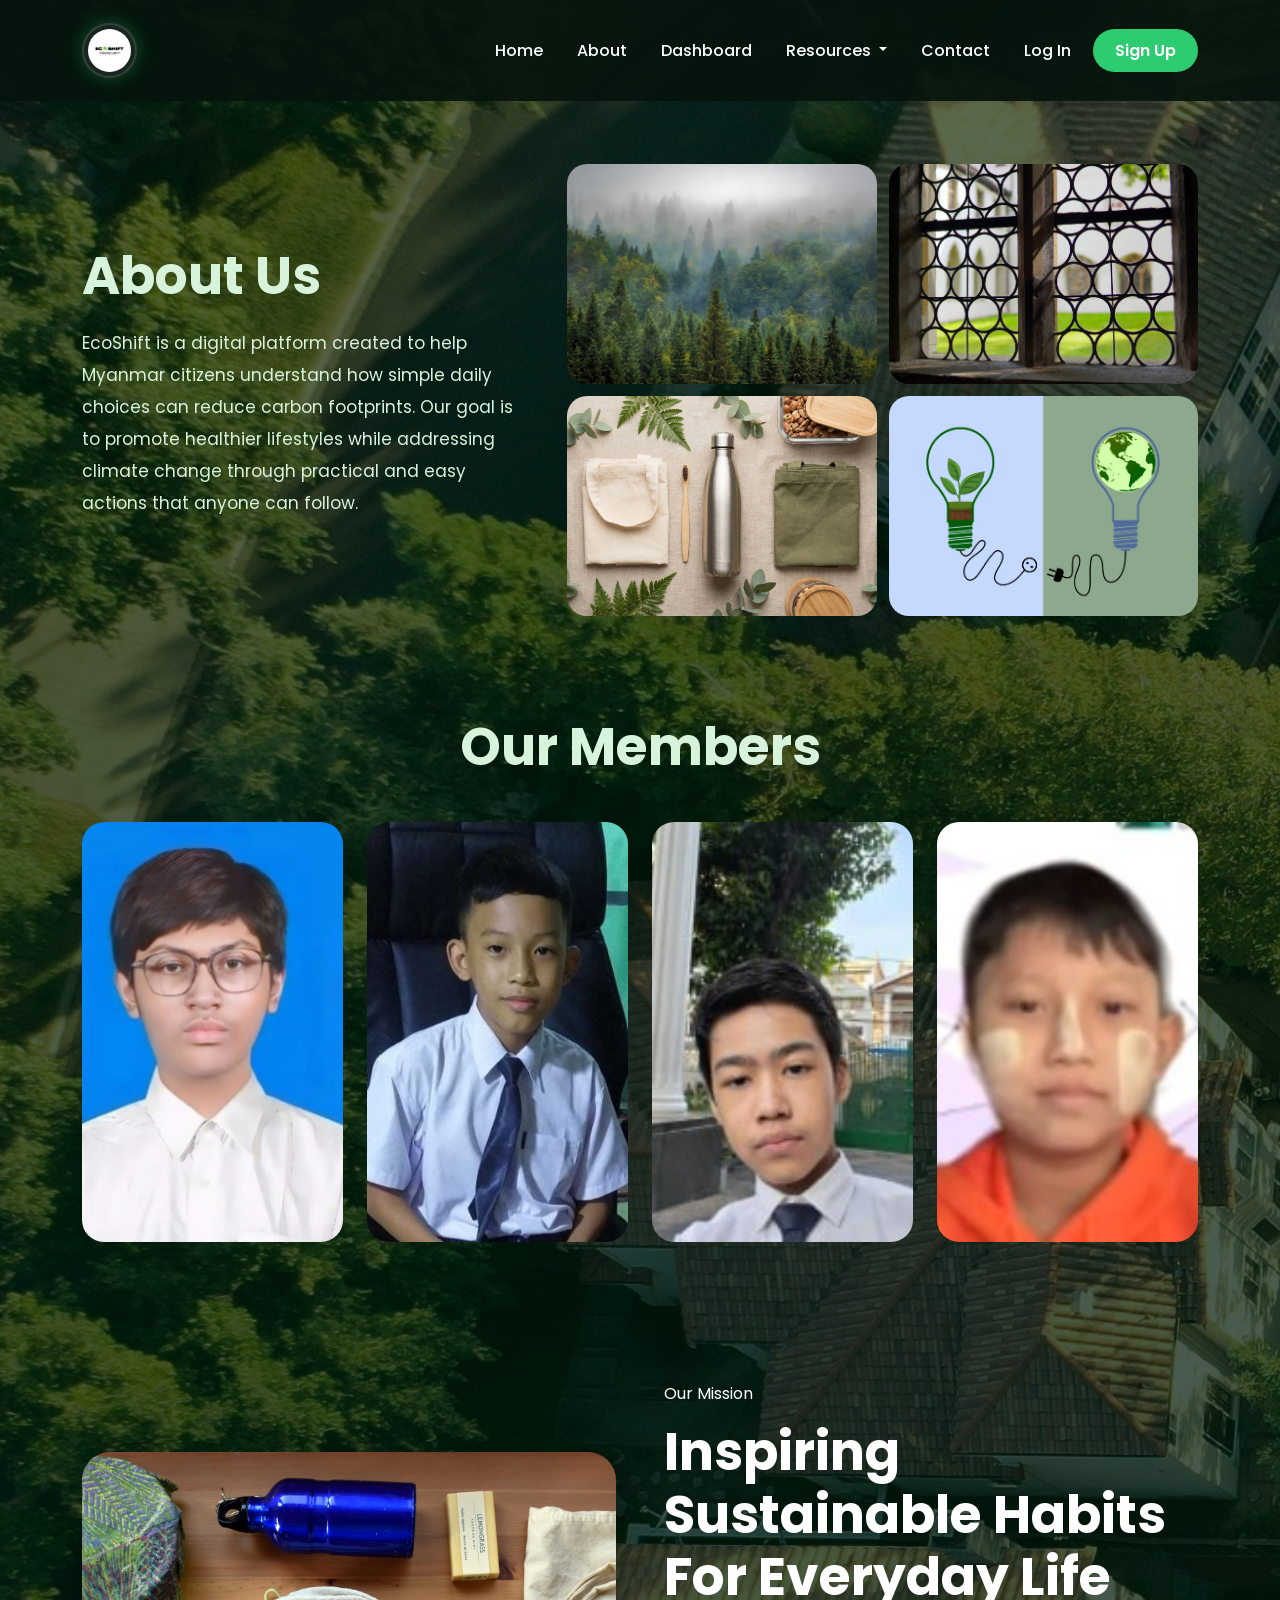
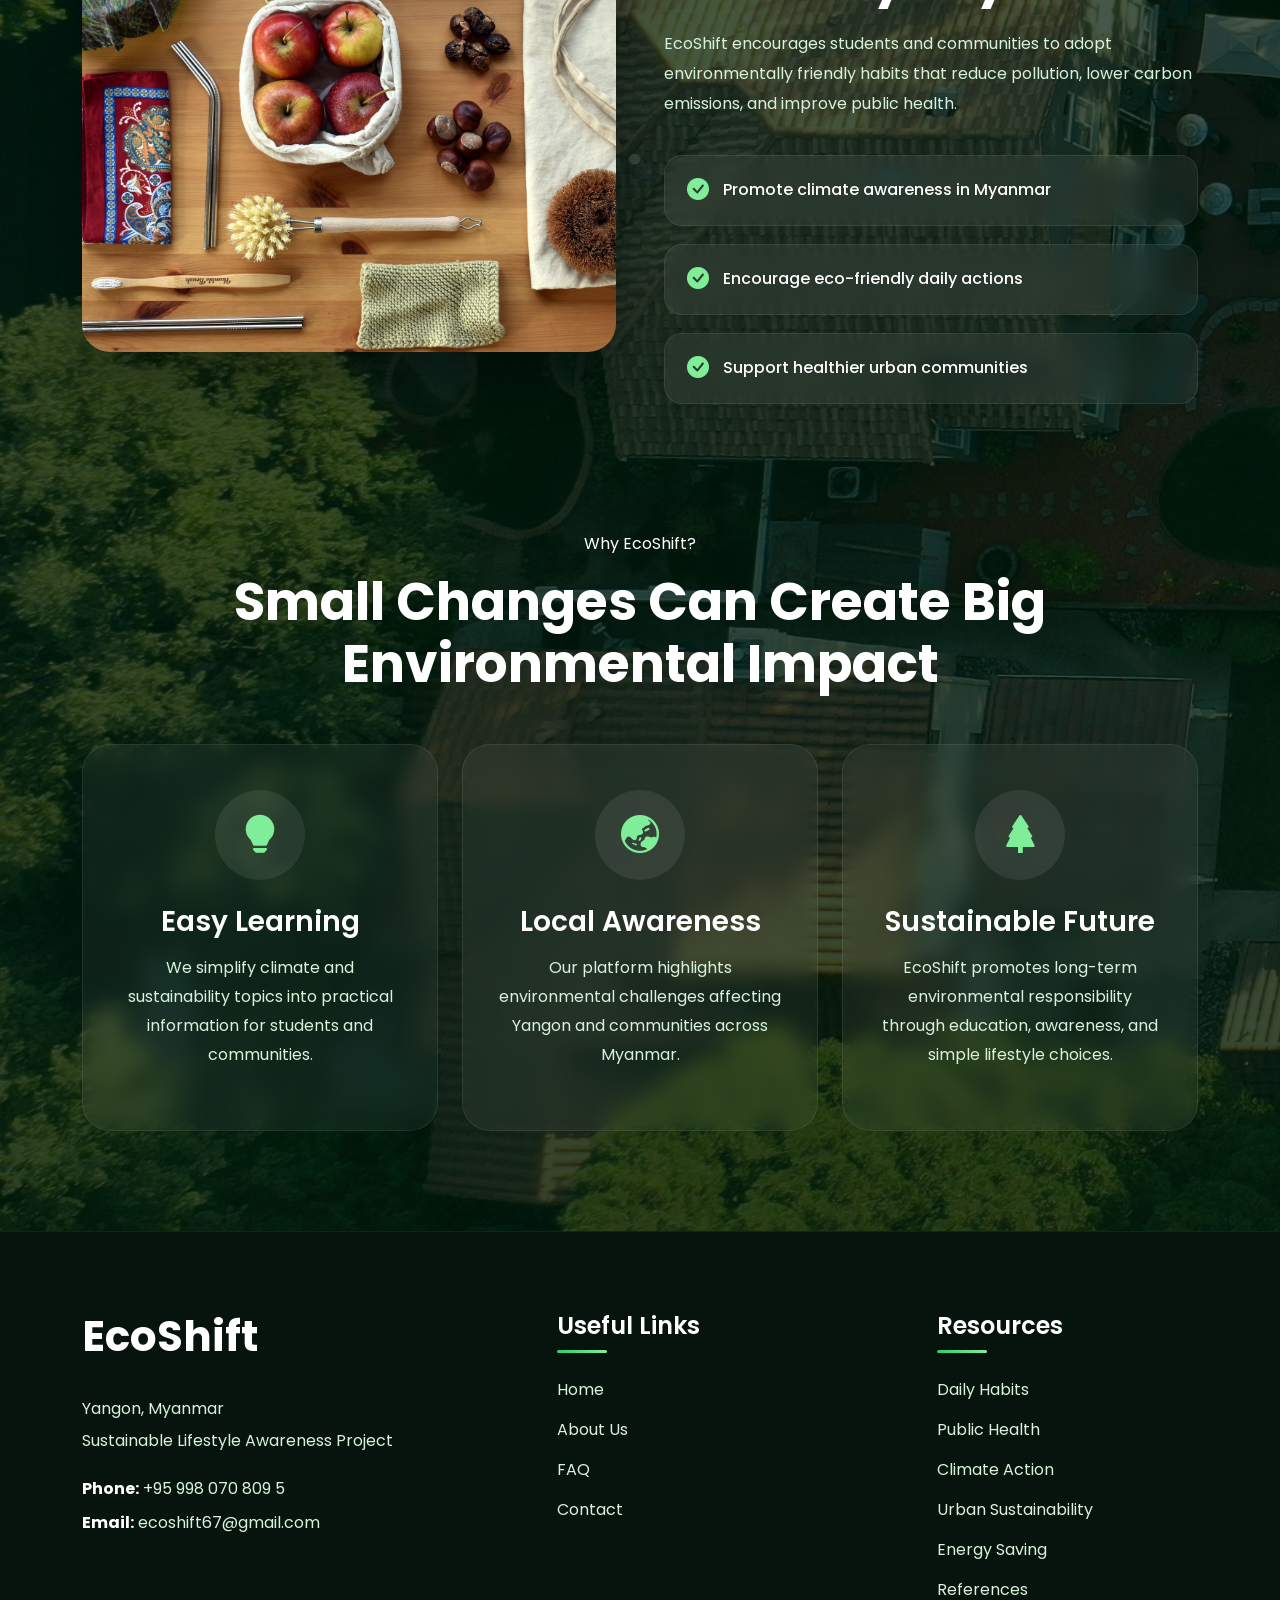
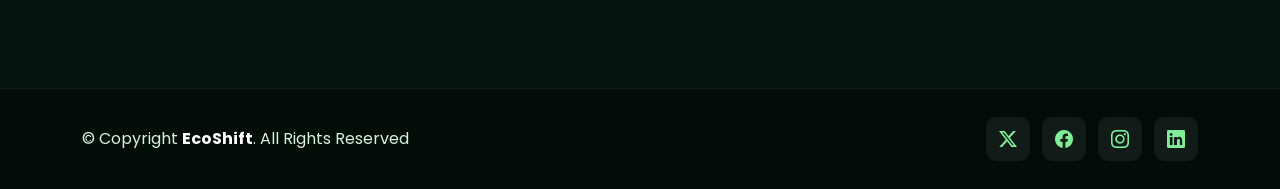
<file: about.html>
<!DOCTYPE html>
<html lang="en">

<head>

    <meta charset="UTF-8">

    <meta name="viewport" content="width=device-width, initial-scale=1.0">

    <title>About Us - EcoShift</title>

    <link rel="icon" type="image/png" href="images/Eco.png">

    <!-- Bootstrap -->

    <link href="https://cdn.jsdelivr.net/npm/bootstrap@5.3.3/dist/css/bootstrap.min.css" rel="stylesheet">

    <!-- Bootstrap Icons -->

    <link rel="stylesheet" href="https://cdn.jsdelivr.net/npm/bootstrap-icons@1.11.3/font/bootstrap-icons.min.css">

    <!-- Google Font -->

    <link rel="preconnect" href="https://fonts.googleapis.com">

    <link href="https://fonts.googleapis.com/css2?family=Poppins:wght@300;400;500;600;700&display=swap"
        rel="stylesheet">

    <!-- AOS -->

    <link href="https://unpkg.com/aos@2.3.4/dist/aos.css" rel="stylesheet">

    <!-- CSS -->

    <link rel="stylesheet" href="about.css">
</head>

<body>
    <!-- NAVBAR -->

    <nav class="navbar navbar-expand-lg navbar-dark custom-navbar fixed-top">

        <div class="container">

            <!-- LOGO -->

            <a class="navbar-brand" href="#">
                <img src="images/Eco.png" alt="EcoShift Logo" class="navbar-logo">
            </a>

            <!-- TOGGLER -->

            <button class="navbar-toggler" type="button" data-bs-toggle="collapse" data-bs-target="#navbarNav">

                <span class="navbar-toggler-icon"></span>

            </button>

            <!-- NAV LINKS -->

            <div class="collapse navbar-collapse" id="navbarNav">

                <ul class="navbar-nav ms-auto align-items-lg-center">

                    <!-- HOME -->

                    <li class="nav-item">

                        <a class="nav-link active" href="index.html">
                            Home
                        </a>

                    </li>

                    <!-- ABOUT -->

                    <li class="nav-item">

                        <a class="nav-link" href="about.html">
                            About
                        </a>

                    </li>

                    <!-- DashBoard -->

                    <li class="nav-item">

                        <a class="nav-link" href="dashboard.html">
                            Dashboard
                        </a>

                    </li>

                    <!-- RESOURCES DROPDOWN -->

                    <li class="nav-item dropdown">

                        <a class="nav-link dropdown-toggle" href="#" role="button" data-bs-toggle="dropdown">

                            Resources

                        </a>

                        <ul class="dropdown-menu custom-dropdown">

                            <li>
                                <a class="dropdown-item" href="energy.html">
                                    Energy Saving
                                </a>
                            </li>

                            <li>
                                <a class="dropdown-item" href="carbon.html">
                                    Carbon Reduction
                                </a>
                            </li>

                            <li>
                                <a class="dropdown-item" href="solar.html">
                                    Clean Energy
                                </a>
                            </li>

                            <li>
                                <a class="dropdown-item" href="waste.html">
                                    Waste Reduction
                                </a>
                            </li>

                            <li>
                                <a class="dropdown-item" href="transport.html">
                                    Green Transport
                                </a>
                            </li>

                        </ul>

                    </li>

                    </li>

                    <!-- CONTACT -->

                    <li class="nav-item">

                        <a class="nav-link" href="contact.html">
                            Contact
                        </a>

                    </li>

                    <!-- LOGIN -->

                    <li class="nav-item">

                        <a class="nav-link login-btn" href="#" data-bs-toggle="modal" data-bs-target="#loginModal">

                            Log In

                        </a>

                    </li>

                    <!-- SIGN UP -->

                    <li class="nav-item">

                        <a class="signup-btn" href="#" data-bs-toggle="modal" data-bs-target="#signupModal">

                            Sign Up

                        </a>

                    </li>

                </ul>

            </div>

        </div>

    </nav>

    <!-- ABOUT -->

    <section class="about-section" id="about">

        <div class="container">

            <div class="row align-items-center g-5 mt-3">

                <!-- TEXT -->

                <div class="col-lg-5" data-aos="fade-right">

                    <h2 class="section-title">
                        About Us
                    </h2>

                    <p class="about-text">

                        EcoShift is a digital platform created
                        to help Myanmar citizens understand how simple daily choices
                        can reduce carbon footprints.

                        Our goal is to promote healthier lifestyles while addressing
                        climate change through practical and easy actions that anyone
                        can follow.

                    </p>

                </div>

                <!-- IMAGES -->

                <div class="col-lg-7" data-aos="zoom-in">

                    <div class="image-layout">

                        <div>
                            <img src="images/bergadder-trees-975091 (1).jpg" class="small-img" alt="">
                        </div>

                        <div>
                            <img src="images/matthiasboeckel-window-6568592 (1).jpg" class="big-img" alt="">
                        </div>

                        <div>
                            <img src="images/pixelwanderer-eco-friendly-10178220.jpg" class="big-img" alt="">
                        </div>

                        <div>
                            <img src="images/roszie-save-energy-7382275.png" class="small-img" alt="">
                        </div>

                    </div>

                </div>

            </div>

        </div>

    </section>

    <!-- MEMBERS -->

    <section class="member-section" id="members">

        <div class="container">

            <h2 class="section-title text-center" data-aos="fade-up">
                Our Members
            </h2>

            <div class="row g-4 mt-3">

                <div class="col-lg-3 col-md-6" data-aos="zoom-in">

                    <div class="member-card">

                        <img src="images/osh.jpg" alt="">

                        <div class="member-overlay">

                            <h3>
                                Oak Soe Han
                            </h3>

                            <p>
                                Handles Sign Up Modal and Energy Saving webpage.
                            </p>

                        </div>

                    </div>

                </div>

                <div class="col-lg-3 col-md-6" data-aos="zoom-in" data-aos-delay="100">

                    <div class="member-card">

                        <img src="images/BKNT.jpg" alt="">

                        <div class="member-overlay">

                            <h3>
                                Bhone Khant Nyan Thar
                            </h3>

                            <p>
                                Handles homepage, About Us webpage, Dashboard Energy Saving webpage, Clean energy webpage, navbar, footer, and combine codes
                            </p>

                        </div>

                    </div>

                </div>

                <div class="col-lg-3 col-md-6" data-aos="zoom-in" data-aos-delay="200">

                    <div class="member-card">

                        <img src="images/LEO.jpg" alt="">

                        <div class="member-overlay">

                            <h3>
                                Bhone Thet Han @ Leo
                            </h3>

                            <p>
                                Handles Transport webpage and References webpage.
                            </p>

                        </div>

                    </div>

                </div>

                <div class="col-lg-3 col-md-6" data-aos="zoom-in" data-aos-delay="300">

                    <div class="member-card">

                        <img src="images/WMH.jpg" alt="">

                        <div class="member-overlay">

                            <h3>
                                Win Min Htun
                            </h3>

                            <p>
                                Handles the presentation and Carbon reduction webpage.
                            </p>

                        </div>

                    </div>

                </div>

            </div>

        </div>

        <!-- OUR MISSION -->

        <section class="mission-section">

            <div class="container">

                <div class="row align-items-center g-5">

                    <!-- LEFT -->

                    <div class="col-lg-6" data-aos="fade-right">

                        <div class="mission-image">

                            <img src="images/rikac-zero-waste-4221633_1920.jpg" alt="Mission">

                        </div>

                    </div>

                    <!-- RIGHT -->

                    <div class="col-lg-6" data-aos="fade-left">

                        <div class="mission-content">

                            <span class="mini-tag">
                                Our Mission
                            </span>

                            <h2 class="section-title">
                                Inspiring Sustainable Habits For Everyday Life
                            </h2>

                            <p>
                                EcoShift encourages students and communities to adopt
                                environmentally friendly habits that reduce pollution,
                                lower carbon emissions, and improve public health.
                            </p>

                            <div class="mission-points">

                                <div class="mission-box">

                                    <i class="bi bi-check-circle-fill"></i>

                                    <span>
                                        Promote climate awareness in Myanmar
                                    </span>

                                </div>

                                <div class="mission-box">

                                    <i class="bi bi-check-circle-fill"></i>

                                    <span>
                                        Encourage eco-friendly daily actions
                                    </span>

                                </div>

                                <div class="mission-box">

                                    <i class="bi bi-check-circle-fill"></i>

                                    <span>
                                        Support healthier urban communities
                                    </span>

                                </div>

                            </div>

                        </div>

                    </div>

                </div>

            </div>

        </section>

        <!-- WHY ECOSHIFT -->

        <section class="why-section">

            <div class="container">

                <div class="text-center mb-5" data-aos="fade-up">

                    <span class="mini-tag">
                        Why EcoShift?
                    </span>

                    <h2 class="section-title">
                        Small Changes Can Create Big Environmental Impact
                    </h2>

                </div>

                <div class="row g-4">

                    <!-- CARD -->

                    <div class="col-lg-4 col-md-6" data-aos="zoom-in">

                        <div class="why-card">

                            <div class="why-icon">

                                <i class="bi bi-lightbulb-fill"></i>

                            </div>

                            <h3>
                                Easy Learning
                            </h3>

                            <p>
                                We simplify climate and sustainability topics
                                into practical information for students and communities.
                            </p>

                        </div>

                    </div>

                    <!-- CARD -->

                    <div class="col-lg-4 col-md-6" data-aos="zoom-in" data-aos-delay="100">

                        <div class="why-card">

                            <div class="why-icon">

                                <i class="bi bi-globe-asia-australia"></i>

                            </div>

                            <h3>
                                Local Awareness
                            </h3>

                            <p>
                                Our platform highlights environmental challenges
                                affecting Yangon and communities across Myanmar.
                            </p>

                        </div>

                    </div>

                    <!-- CARD -->

                    <div class="col-lg-4 col-md-6" data-aos="zoom-in" data-aos-delay="200">

                        <div class="why-card">

                            <div class="why-icon">

                                <i class="bi bi-tree-fill"></i>

                            </div>

                            <h3>
                                Sustainable Future
                            </h3>

                            <p>
                                EcoShift promotes long-term environmental responsibility
                                through education, awareness, and simple lifestyle choices.
                            </p>

                        </div>

                    </div>

                </div>

            </div>

        </section>

    </section>


    <!-- FOOTER -->

    <footer class="footer" id="footer">

        <div class="container">

            <div class="row gy-5 justify-content-between">

                <!-- LEFT -->

                <div class="col-lg-4 col-md-6">

                    <h3 class="footer-logo">
                        EcoShift
                    </h3>

                    <p class="footer-info">
                        Yangon, Myanmar
                        <br>
                        Sustainable Lifestyle Awareness Project
                    </p>

                    <p class="footer-contact">
                        <strong>Phone:</strong> +95 998 070 809 5
                    </p>

                    <p class="footer-contact">
                        <strong>Email:</strong> ecoshift67@gmail.com
                    </p>

                </div>

                <!-- LINKS -->

                <div class="col-lg-3 col-md-6">

                    <h4 class="footer-title">
                        Useful Links
                    </h4>

                    <ul class="footer-links">

                        <li><a href="#">Home</a></li>

                        <li><a href="#about">About Us</a></li>

                        <li><a href="#faq">FAQ</a></li>

                        <li><a href="#footer">Contact</a></li>

                    </ul>

                </div>

                <!-- RESOURCES -->

                <div class="col-lg-3 col-md-6">

                    <h4 class="footer-title">
                        Resources
                    </h4>

                    <ul class="footer-links">

                        <li><a href="energy.html">Daily Habits</a></li>

                        <li><a href="carbon.html">Public Health</a></li>

                        <li><a href="clean_energy.html">Climate Action</a></li>

                        <li><a href="waste.html">Urban Sustainability</a></li>

                        <li><a href="transport.html">Energy Saving</a></li>

                        <li><a href="references.html">References</a></li>

                    </ul>

                </div>

            </div>

        </div>

        <!-- FOOTER BOTTOM -->

        <div class="footer-bottom">

            <div class="container">

                <div class="footer-bottom-wrapper">

                    <!-- COPYRIGHT -->

                    <div class="copyright">

                        © Copyright <strong>EcoShift</strong>.
                        All Rights Reserved
                        <br>

                    </div>

                    <!-- SOCIALS -->

                    <div class="footer-socials">

                        <a href="#"><i class="bi bi-twitter-x"></i></a>

                        <a href="#"><i class="bi bi-facebook"></i></a>

                        <a href="#"><i class="bi bi-instagram"></i></a>

                        <a href="#"><i class="bi bi-linkedin"></i></a>

                    </div>

                </div>

            </div>

        </div>

    </footer>


    <!-- SIGN UP MODAL -->

    <div class="modal fade" id="signupModal" tabindex="-1">

        <div class="modal-dialog modal-dialog-centered modal-lg">

            <div class="modal-content custom-modal">

                <div class="row g-0">

                    <!-- IMAGE -->

                    <div class="col-lg-5 d-none d-lg-block">

                        <img src="images/bergadder-trees-975091 (1).jpg" class="modal-image" alt="">

                    </div>

                    <!-- FORM -->

                    <div class="col-lg-7">

                        <div class="modal-header border-0">

                            <h2 class="modal-title custom-modal-title">
                                Create Account
                            </h2>

                            <button type="button" class="btn-close btn-close-white" data-bs-dismiss="modal">
                            </button>

                        </div>

                        <div class="modal-body">

                            <form>

                                <div class="mb-3">

                                    <input type="text" class="form-control custom-input" placeholder="Full Name">

                                </div>

                                <div class="mb-3">

                                    <input type="email" class="form-control custom-input" placeholder="Email Address">

                                </div>

                                <div class="mb-3">

                                    <input type="password" class="form-control custom-input" placeholder="Password">

                                </div>

                                <div class="mb-4">

                                    <input type="password" class="form-control custom-input"
                                        placeholder="Confirm Password">

                                </div>

                                <button class="btn modal-btn w-100">
                                    Sign Up
                                </button>

                                <p class="text-center mt-4 text-white">

                                    Already have an account?

                                    <a href="#" class="switch-link" data-bs-dismiss="modal" data-bs-toggle="modal"
                                        data-bs-target="#loginModal">

                                        Login

                                    </a>

                                </p>

                            </form>

                        </div>

                    </div>

                </div>

            </div>

        </div>

    </div>

    <!-- LOGIN MODAL -->

    <div class="modal fade" id="loginModal" tabindex="-1">

        <div class="modal-dialog modal-dialog-centered">

            <div class="modal-content custom-modal">

                <div class="modal-header border-0">

                    <h2 class="modal-title custom-modal-title">
                        Welcome Back
                    </h2>

                    <button type="button" class="btn-close btn-close-white" data-bs-dismiss="modal">
                    </button>

                </div>

                <div class="modal-body">

                    <form>

                        <div class="mb-3">

                            <input type="email" class="form-control custom-input" placeholder="Email Address">

                        </div>

                        <div class="mb-4">

                            <input type="password" class="form-control custom-input" placeholder="Password">

                        </div>

                        <button class="btn modal-btn w-100">
                            Login
                        </button>

                        <p class="text-center mt-4 text-white">

                            Don't have an account?

                            <a href="#" class="switch-link" data-bs-dismiss="modal" data-bs-toggle="modal"
                                data-bs-target="#signupModal">

                                Sign Up

                            </a>

                        </p>

                    </form>

                </div>

            </div>

        </div>

    </div>
    <!-- BOOTSTRAP JS -->
    <script src="https://cdn.jsdelivr.net/npm/bootstrap@5.3.3/dist/js/bootstrap.bundle.min.js"></script>

    <!-- AOS -->
    <script src="https://unpkg.com/aos@2.3.4/dist/aos.js"></script>

    <script>
        AOS.init({
            duration: 1000,
            once: true
        });
    </script>

</body>

</html>
</body>

</html>
</file>
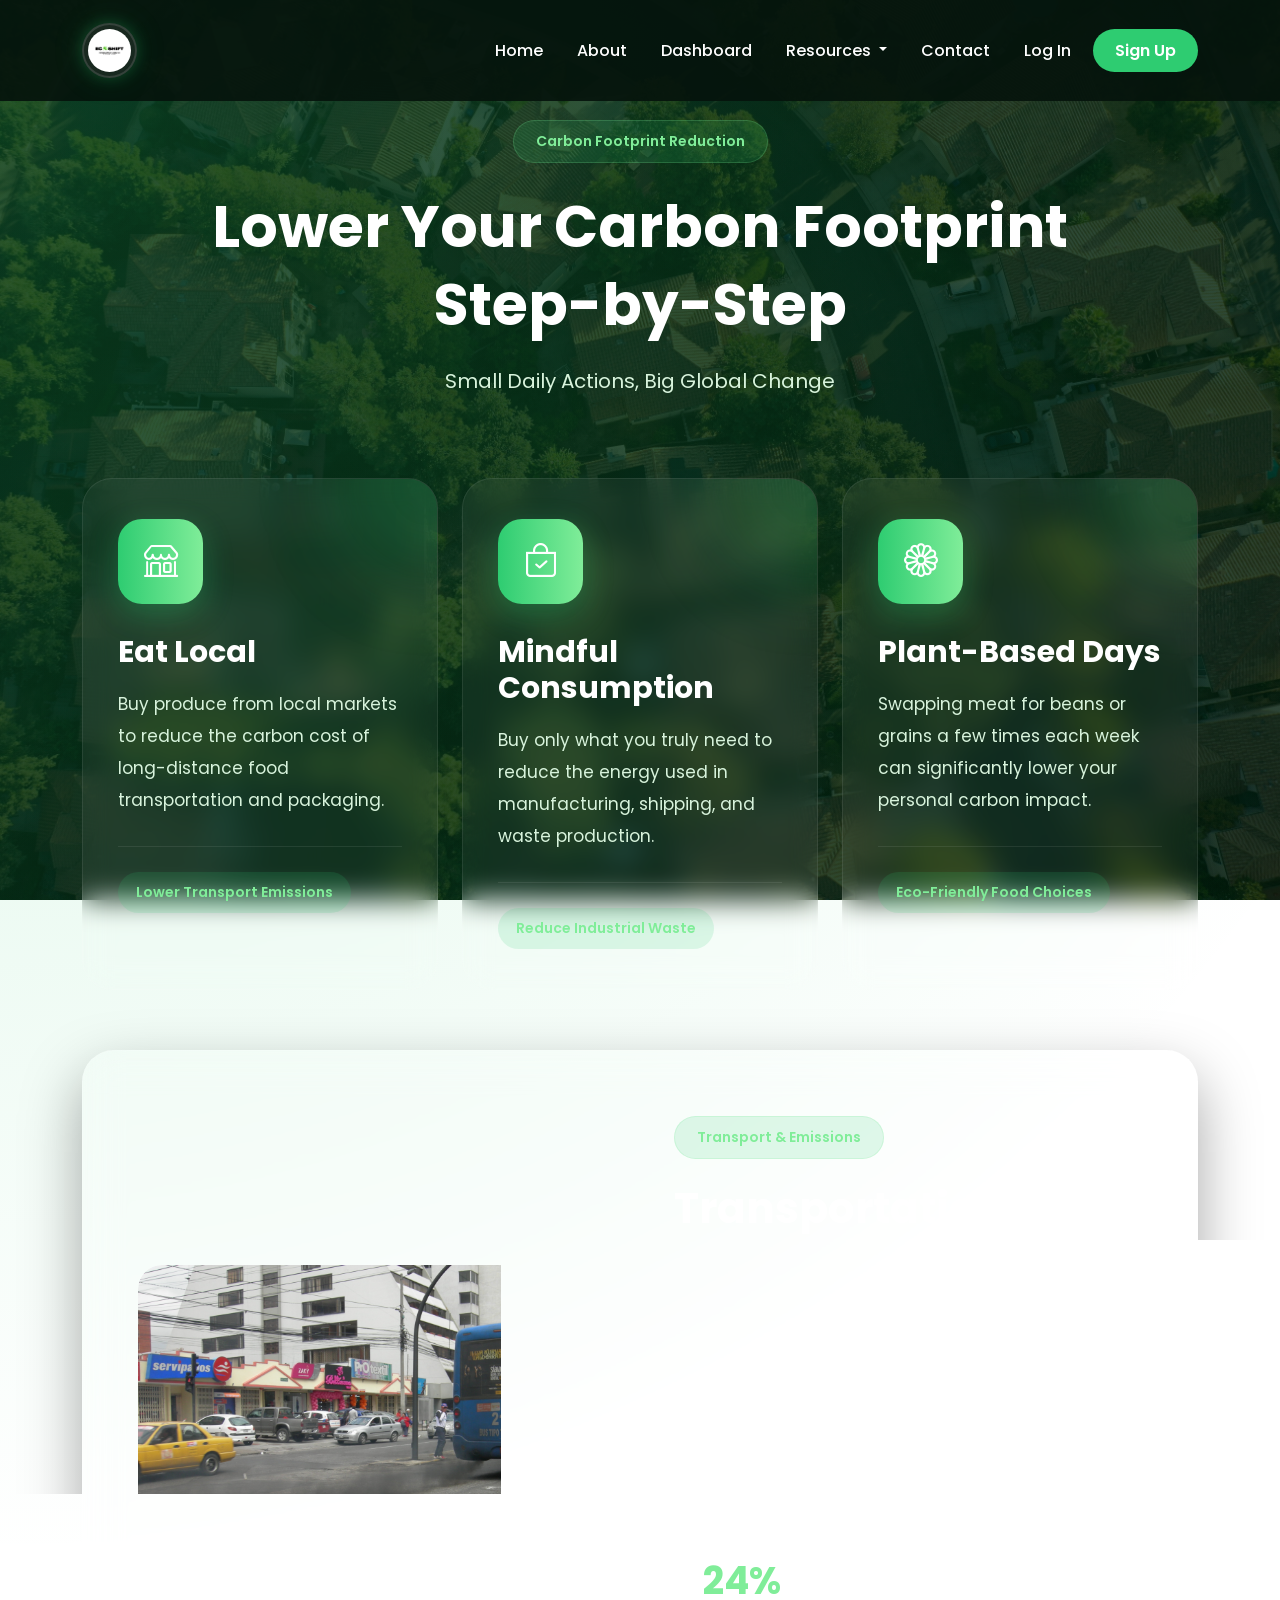
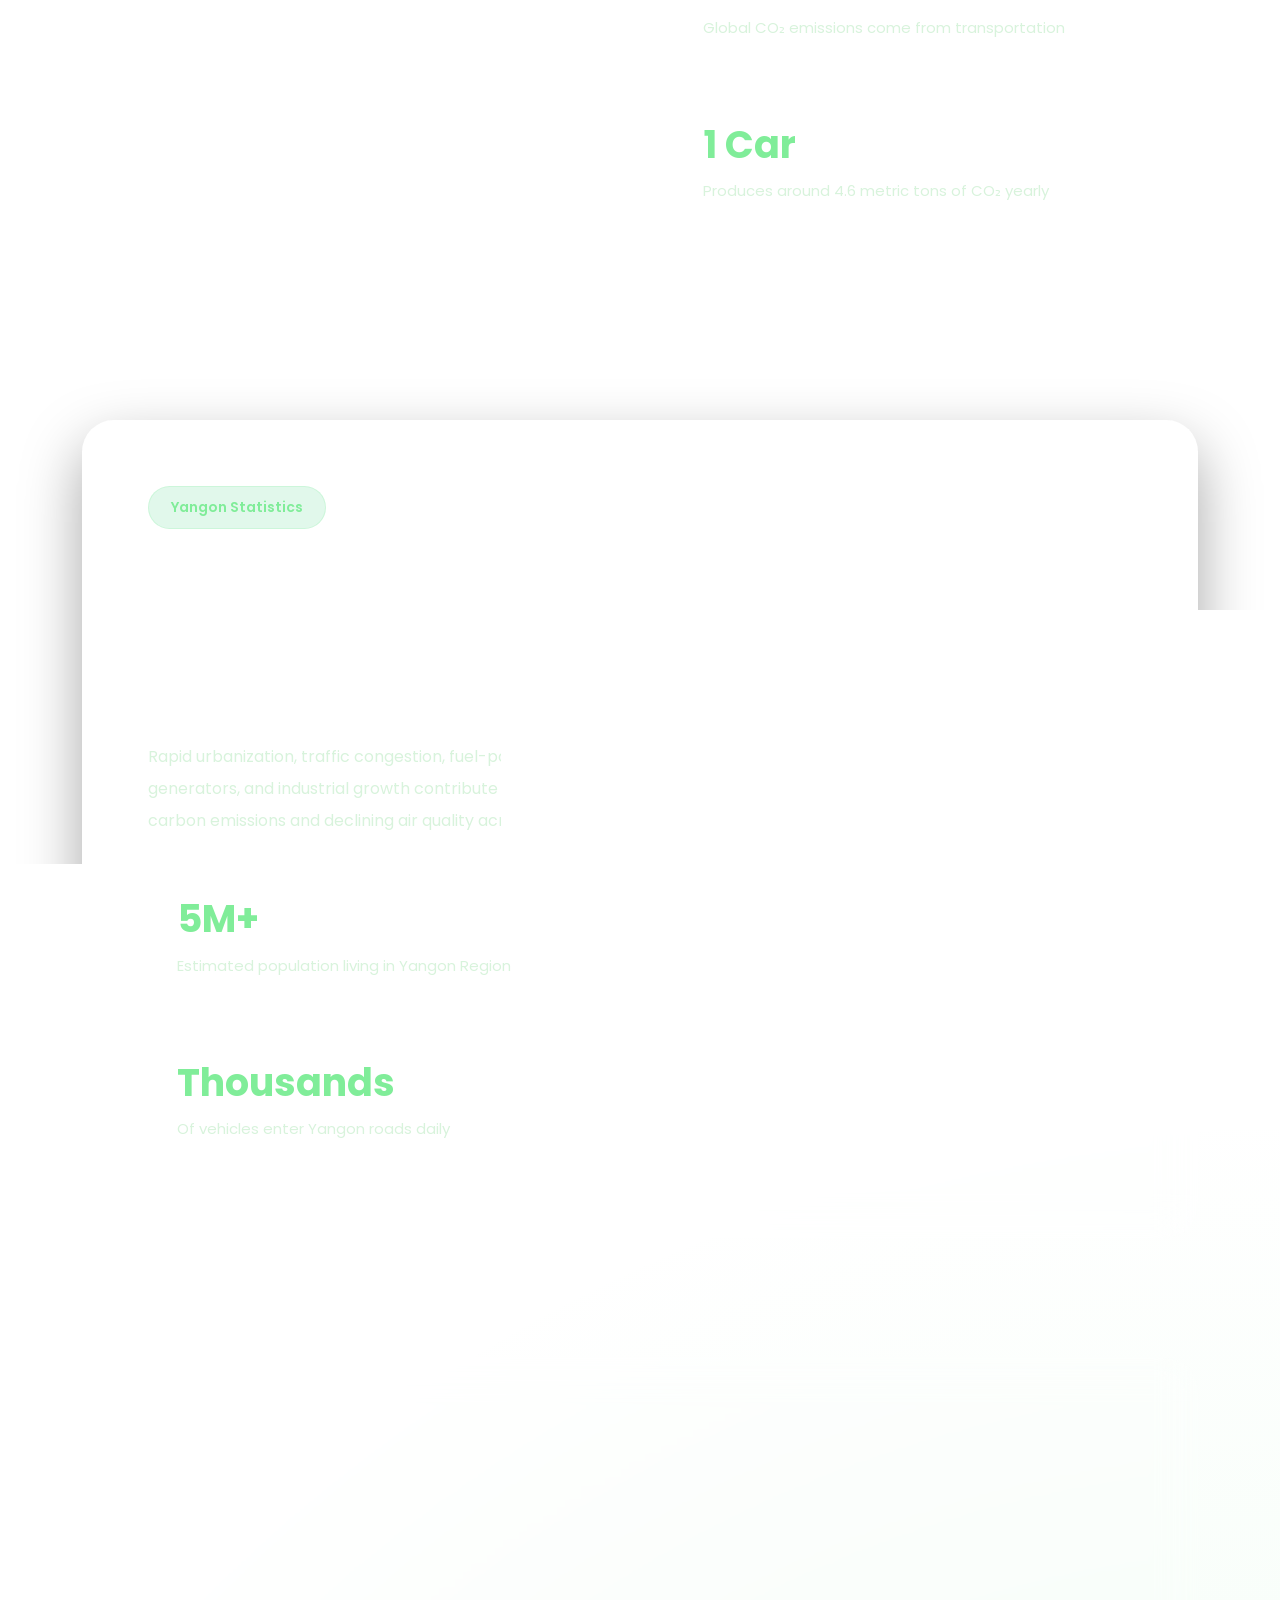
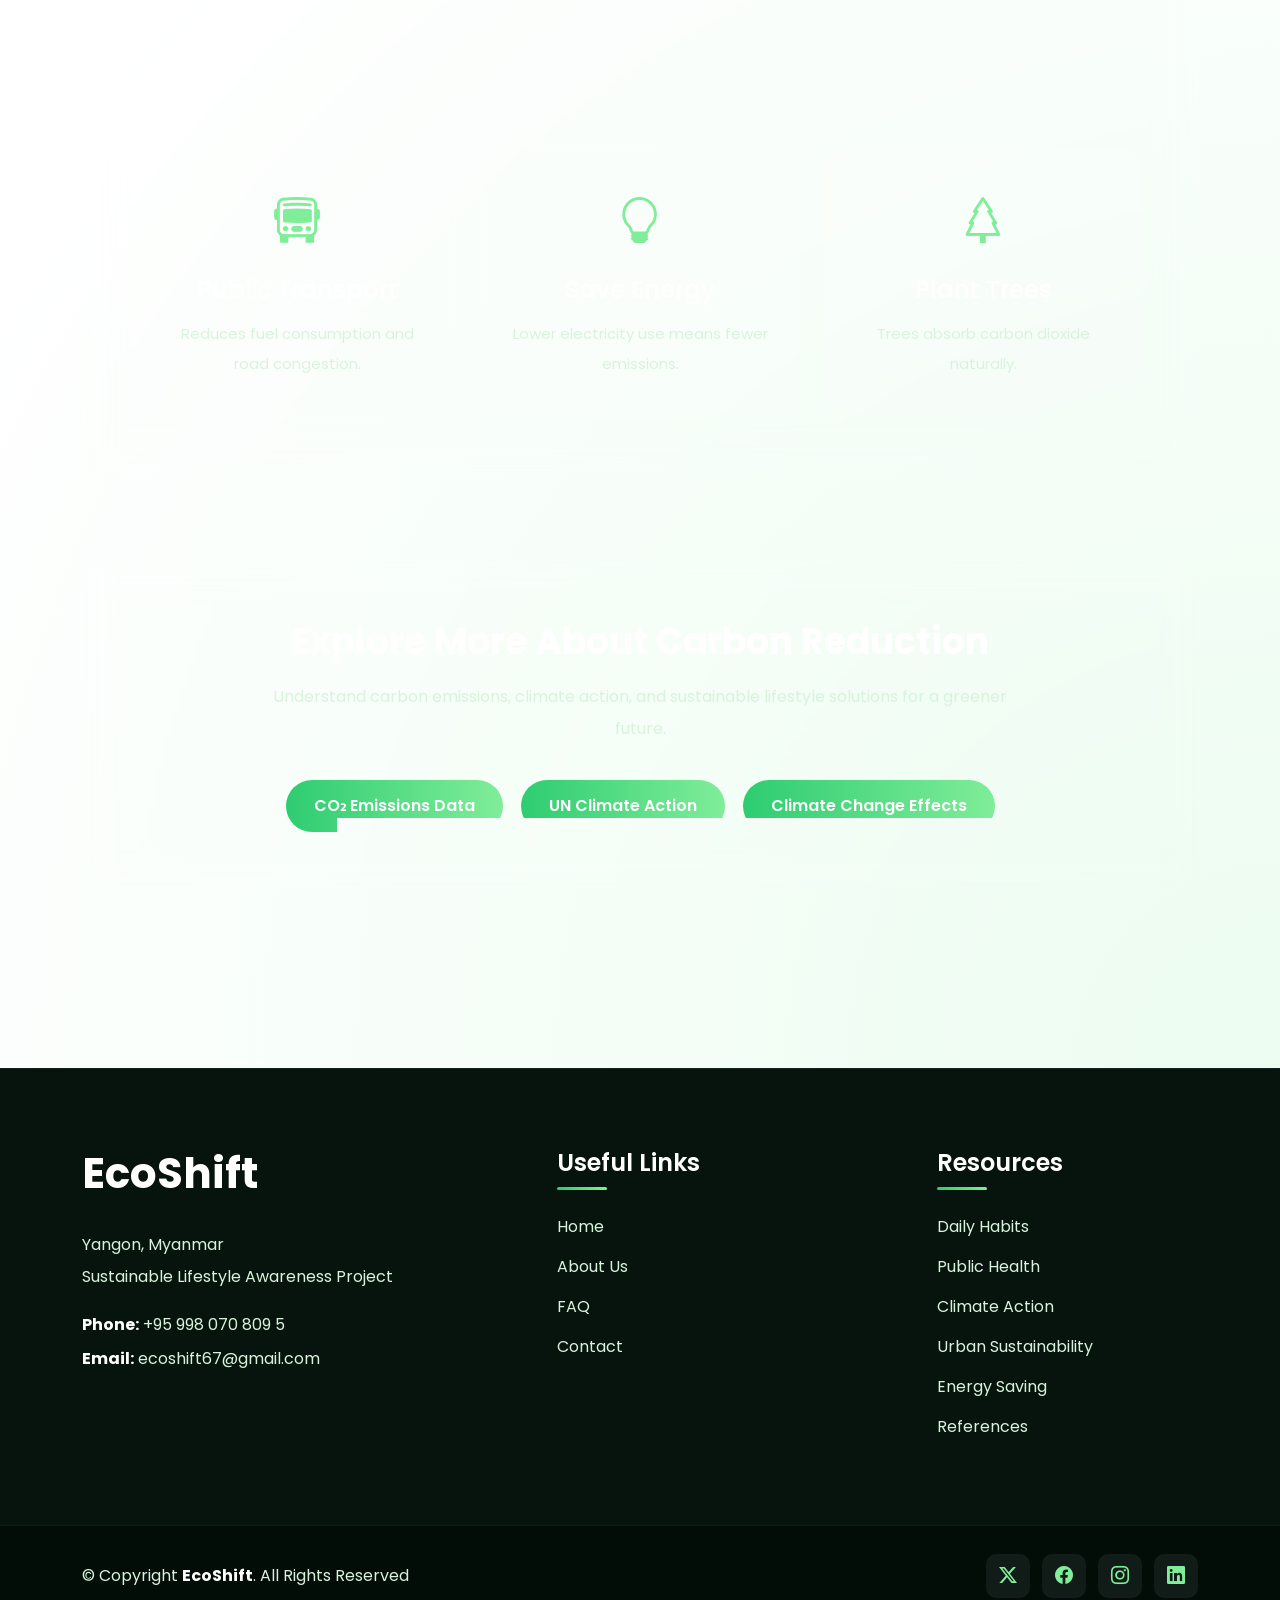
<file: carbon.html>
<!DOCTYPE html>
<html lang="en">

<head>

  <meta charset="UTF-8">

  <meta name="viewport" content="width=device-width, initial-scale=1.0">

  <title>Carbon Footprint Tips - EcoShift</title>

  <link rel="icon" type="image/png" href="images/Eco.png">

  <!-- BOOTSTRAP -->

  <link href="https://cdn.jsdelivr.net/npm/bootstrap@5.3.3/dist/css/bootstrap.min.css" rel="stylesheet">

  <!-- BOOTSTRAP ICONS -->

  <link rel="stylesheet" href="https://cdn.jsdelivr.net/npm/bootstrap-icons@1.11.3/font/bootstrap-icons.min.css">

  <!-- GOOGLE FONT -->

  <link href="https://fonts.googleapis.com/css2?family=Poppins:wght@300;400;500;600;700&display=swap" rel="stylesheet">

  <!-- AOS CSS -->
  <link rel="stylesheet" href="https://unpkg.com/aos@2.3.4/dist/aos.css" />

  <!-- CSS -->

  <link rel="stylesheet" href="carbon.css">

</head>

<body>

  <!-- NAVBAR -->

  <nav class="navbar navbar-expand-lg navbar-dark custom-navbar fixed-top">

    <div class="container">

      <!-- LOGO -->

      <a class="navbar-brand" href="#">
        <img src="images/Eco.png" alt="EcoShift Logo" class="navbar-logo">
      </a>

      <!-- TOGGLER -->

      <button class="navbar-toggler" type="button" data-bs-toggle="collapse" data-bs-target="#navbarNav">

        <span class="navbar-toggler-icon"></span>

      </button>

      <!-- NAV LINKS -->

      <div class="collapse navbar-collapse" id="navbarNav">

        <ul class="navbar-nav ms-auto align-items-lg-center">

          <!-- HOME -->

          <li class="nav-item">

            <a class="nav-link active" href="index.html">
              Home
            </a>

          </li>

          <!-- ABOUT -->

          <li class="nav-item">

            <a class="nav-link" href="about.html">
              About
            </a>

          </li>

          <!-- DashBoard -->

          <li class="nav-item">

            <a class="nav-link" href="dashboard.html">
              Dashboard
            </a>
          </li>
          </a>

          </li>
          <!-- RESOURCES DROPDOWN -->

          <li class="nav-item dropdown">

            <a class="nav-link dropdown-toggle" href="#" role="button" data-bs-toggle="dropdown">

              Resources

            </a>

            <ul class="dropdown-menu custom-dropdown">

              <li>
                <a class="dropdown-item" href="energy.html">
                  Energy Saving
                </a>
              </li>

              <li>
                <a class="dropdown-item" href="carbon.html">
                  Carbon Reduction
                </a>
              </li>

              <li>
                <a class="dropdown-item" href="clean_energy.html">
                  Clean Energy
                </a>
              </li>

              <li>
                <a class="dropdown-item" href="waste.html">
                  Waste Reduction
                </a>
              </li>

              <li>
                <a class="dropdown-item" href="transport.html">
                  Green Transport
                </a>
              </li>

            </ul>

          </li>

          <!-- CONTACT -->

          <li class="nav-item">

            <a class="nav-link" href="contact.html">
              Contact
            </a>

          </li>

          <!-- LOGIN -->

          <li class="nav-item">

            <a class="nav-link login-btn" href="#" data-bs-toggle="modal" data-bs-target="#loginModal">

              Log In

            </a>

          </li>

          <!-- SIGN UP -->

          <li class="nav-item">

            <a class="signup-btn" href="#" data-bs-toggle="modal" data-bs-target="#signupModal">

              Sign Up

            </a>

          </li>

        </ul>

      </div>

    </div>

  </nav>

  <section class="carbon-section">

    <div class="overlay"></div>

    <div class="container">

      <!-- HEADER -->

      <div class="section-header text-center">

        <span class="mini-tag">
          Carbon Footprint Reduction
        </span>

        <h1>
          Lower Your Carbon Footprint Step-by-Step
        </h1>

        <p>
          Small Daily Actions, Big Global Change
        </p>

      </div>

      <!-- CARDS -->

      <div class="row g-4 justify-content-center">

        <!-- CARD 1 -->

        <div class="col-lg-4 col-md-6">

          <div class="tip-card">

            <div class="tip-icon">
              <i class="bi bi-shop"></i>
            </div>

            <div class="tip-content">

              <h3>
                Eat Local
              </h3>

              <p>
                Buy produce from local markets to reduce the carbon cost
                of long-distance food transportation and packaging.
              </p>

              <div class="tip-line"></div>

              <span class="tip-badge">
                Lower Transport Emissions
              </span>

            </div>

          </div>

        </div>

        <!-- CARD 2 -->

        <div class="col-lg-4 col-md-6">

          <div class="tip-card">

            <div class="tip-icon">
              <i class="bi bi-bag-check"></i>
            </div>

            <div class="tip-content">

              <h3>
                Mindful Consumption
              </h3>

              <p>
                Buy only what you truly need to reduce the energy used
                in manufacturing, shipping, and waste production.
              </p>

              <div class="tip-line"></div>

              <span class="tip-badge">
                Reduce Industrial Waste
              </span>

            </div>

          </div>

        </div>

        <!-- CARD 3 -->

        <div class="col-lg-4 col-md-6">

          <div class="tip-card">

            <div class="tip-icon">
              <i class="bi bi-flower1"></i>
            </div>

            <div class="tip-content">

              <h3>
                Plant-Based Days
              </h3>

              <p>
                Swapping meat for beans or grains a few times each week
                can significantly lower your personal carbon impact.
              </p>

              <div class="tip-line"></div>

              <span class="tip-badge">
                Eco-Friendly Food Choices
              </span>

            </div>

          </div>

        </div>

      </div>

    </div>

    <!-- SECTION 2 : TRANSPORT EMISSIONS -->

    <section class="carbon-data-section">

      <div class="container">

        <div class="carbon-glass-card" data-aos="fade-up">

          <div class="row align-items-center g-5">

            <div class="col-lg-6">

              <div class="carbon-image">
                <img src="images/flangostina-exhaust-fumes-372677.jpg" alt="">
              </div>

            </div>

            <div class="col-lg-6">

              <div class="carbon-text">

                <span class="carbon-tag">
                  Transport & Emissions
                </span>

                <h2>
                  Transportation Produces Major CO₂ Emissions
                </h2>

                <p>
                  Cars, buses, motorcycles, and trucks release large amounts
                  of carbon dioxide into the atmosphere every day.
                  Urban traffic congestion in growing cities increases fuel use
                  and air pollution levels.
                </p>

                <div class="carbon-stats">

                  <div class="stat-box">
                    <h3>24%</h3>
                    <span>
                      Global CO₂ emissions come from transportation
                    </span>
                  </div>

                  <div class="stat-box">
                    <h3>1 Car</h3>
                    <span>
                      Produces around 4.6 metric tons of CO₂ yearly
                    </span>
                  </div>

                </div>

              </div>

            </div>

          </div>

        </div>

      </div>

    </section>

    <!-- SECTION 3 : YANGON DATA -->

    <section class="carbon-data-section">

      <div class="container">

        <div class="carbon-glass-card" data-aos="fade-right">

          <div class="row align-items-center g-5 flex-lg-row-reverse">

            <div class="col-lg-6">

              <div class="carbon-image">
                <img src="images/marcinjozwiak-climate-4800494 (1).jpg" alt="">
              </div>

            </div>

            <div class="col-lg-6">

              <div class="carbon-text">

                <span class="carbon-tag">
                  Yangon Statistics
                </span>

                <h2>
                  Air Pollution Continues to Rise in Yangon
                </h2>

                <p>
                  Rapid urbanization, traffic congestion, fuel-powered generators,
                  and industrial growth contribute to increasing carbon emissions
                  and declining air quality across Yangon.
                </p>

                <div class="carbon-stats">

                  <div class="stat-box">
                    <h3>5M+</h3>
                    <span>
                      Estimated population living in Yangon Region
                    </span>
                  </div>

                  <div class="stat-box">
                    <h3>Thousands</h3>
                    <span>
                      Of vehicles enter Yangon roads daily
                    </span>
                  </div>

                </div>

              </div>

            </div>

          </div>

        </div>

      </div>

    </section>

    <!-- SECTION 4 : CARBON REDUCTION -->

    <section class="carbon-data-section">

      <div class="container">

        <div class="carbon-glass-card" data-aos="zoom-in">

          <div class="carbon-center">

            <span class="carbon-tag">
              Climate Action
            </span>

            <h2>
              Simple Lifestyle Changes Can Reduce Carbon Emissions
            </h2>

            <p>
              Using public transport, saving electricity, reducing waste,
              and supporting renewable energy can significantly lower
              personal carbon footprints while improving environmental health.
            </p>

            <div class="carbon-grid">

              <div class="carbon-grid-box">

                <i class="bi bi-bus-front"></i>

                <h4>
                  Public Transport
                </h4>

                <p>
                  Reduces fuel consumption and road congestion.
                </p>

              </div>

              <div class="carbon-grid-box">

                <i class="bi bi-lightbulb"></i>

                <h4>
                  Save Energy
                </h4>

                <p>
                  Lower electricity use means fewer emissions.
                </p>

              </div>

              <div class="carbon-grid-box">

                <i class="bi bi-tree"></i>

                <h4>
                  Plant Trees
                </h4>

                <p>
                  Trees absorb carbon dioxide naturally.
                </p>

              </div>

            </div>

          </div>

        </div>

              <!-- CARBON REDUCTION LEARN MORE -->

      <div class="learn-more text-center">

        <h3>
          Explore More About Carbon Reduction
        </h3>

        <p>
          Understand carbon emissions, climate action,
          and sustainable lifestyle solutions for a greener future.
        </p>

        <div class="learn-links">

          <a href="https://ourworldindata.org/co2-and-greenhouse-gas-emissions" target="_blank">
            CO₂ Emissions Data
          </a>

          <a href="https://www.un.org/en/climatechange" target="_blank">
            UN Climate Action
          </a>

          <a href="https://www.worldwildlife.org/threats/effects-of-climate-change" target="_blank">
            Climate Change Effects
          </a>

        </div>

      </div>

      </div>

    </section>

  </section>

  <!-- FOOTER -->

  <footer class="footer" id="footer">

    <div class="container">

      <div class="row gy-5 justify-content-between">

        <!-- LEFT -->

        <div class="col-lg-4 col-md-6">

          <h3 class="footer-logo">
            EcoShift
          </h3>

          <p class="footer-info">
            Yangon, Myanmar
            <br>
            Sustainable Lifestyle Awareness Project
          </p>

          <p class="footer-contact">
            <strong>Phone:</strong> +95 998 070 809 5
          </p>

          <p class="footer-contact">
            <strong>Email:</strong> ecoshift67@gmail.com
          </p>

        </div>

        <!-- LINKS -->

        <div class="col-lg-3 col-md-6">

          <h4 class="footer-title">
            Useful Links
          </h4>

          <ul class="footer-links">

            <li><a href="#">Home</a></li>

            <li><a href="#about">About Us</a></li>

            <li><a href="#faq">FAQ</a></li>

            <li><a href="#footer">Contact</a></li>

          </ul>

        </div>

        <!-- RESOURCES -->

        <div class="col-lg-3 col-md-6">

          <h4 class="footer-title">
            Resources
          </h4>

          <ul class="footer-links">

            <li><a href="energy.html">Daily Habits</a></li>

            <li><a href="carbon.html">Public Health</a></li>

            <li><a href="clean_energy.html">Climate Action</a></li>

            <li><a href="waste.html">Urban Sustainability</a></li>

            <li><a href="transport.html">Energy Saving</a></li>

            <li><a href="references.html">References</a></li>

          </ul>

        </div>

      </div>

    </div>

    <!-- FOOTER BOTTOM -->

    <div class="footer-bottom">

      <div class="container">

        <div class="footer-bottom-wrapper">

          <!-- COPYRIGHT -->

          <div class="copyright">

            © Copyright <strong>EcoShift</strong>.
            All Rights Reserved
            <br>

          </div>

          <!-- SOCIALS -->

          <div class="footer-socials">

            <a href="#"><i class="bi bi-twitter-x"></i></a>

            <a href="#"><i class="bi bi-facebook"></i></a>

            <a href="#"><i class="bi bi-instagram"></i></a>

            <a href="#"><i class="bi bi-linkedin"></i></a>

          </div>

        </div>

      </div>

    </div>

  </footer>

  </section>

  </div>

  </section>
  <!-- SIGN UP MODAL -->

  <div class="modal fade" id="signupModal" tabindex="-1">

    <div class="modal-dialog modal-dialog-centered modal-lg">

      <div class="modal-content custom-modal">

        <div class="row g-0">

          <!-- IMAGE -->

          <div class="col-lg-5 d-none d-lg-block">

            <img src="images/bergadder-trees-975091 (1).jpg" class="modal-image" alt="">

          </div>

          <!-- FORM -->

          <div class="col-lg-7">

            <div class="modal-header border-0">

              <h2 class="modal-title custom-modal-title">
                Create Account
              </h2>

              <button type="button" class="btn-close btn-close-white" data-bs-dismiss="modal">
              </button>

            </div>

            <div class="modal-body">

              <form>

                <div class="mb-3">

                  <input type="text" class="form-control custom-input" placeholder="Full Name">

                </div>

                <div class="mb-3">

                  <input type="email" class="form-control custom-input" placeholder="Email Address">

                </div>

                <div class="mb-3">

                  <input type="password" class="form-control custom-input" placeholder="Password">

                </div>

                <div class="mb-4">

                  <input type="password" class="form-control custom-input" placeholder="Confirm Password">

                </div>

                <button class="btn modal-btn w-100">
                  Sign Up
                </button>

                <p class="text-center mt-4 text-white">

                  Already have an account?

                  <a href="#" class="switch-link" data-bs-dismiss="modal" data-bs-toggle="modal"
                    data-bs-target="#loginModal">

                    Login

                  </a>

                </p>

              </form>

            </div>

          </div>

        </div>

      </div>

    </div>

  </div>

  <!-- LOGIN MODAL -->

  <div class="modal fade" id="loginModal" tabindex="-1">

    <div class="modal-dialog modal-dialog-centered">

      <div class="modal-content custom-modal">

        <div class="modal-header border-0">

          <h2 class="modal-title custom-modal-title">
            Welcome Back
          </h2>

          <button type="button" class="btn-close btn-close-white" data-bs-dismiss="modal">
          </button>

        </div>

        <div class="modal-body">

          <form>

            <div class="mb-3">

              <input type="email" class="form-control custom-input" placeholder="Email Address">

            </div>

            <div class="mb-4">

              <input type="password" class="form-control custom-input" placeholder="Password">

            </div>

            <button class="btn modal-btn w-100">
              Login
            </button>

            <p class="text-center mt-4 text-white">

              Don't have an account?

              <a href="#" class="switch-link" data-bs-dismiss="modal" data-bs-toggle="modal"
                data-bs-target="#signupModal">

                Sign Up

              </a>

            </p>

          </form>

        </div>

      </div>

    </div>

  </div>

  <!-- BOOTSTRAP JS -->

  <script src="https://cdn.jsdelivr.net/npm/bootstrap@5.3.3/dist/js/bootstrap.bundle.min.js"></script>
  <!-- AOS JS -->
  <script src="https://unpkg.com/aos@2.3.4/dist/aos.js"></script>

  <script>
    AOS.init({
      duration: 1000,
      once: true,
      offset: 100
    });
  </script>
</body>

</html>
</file>
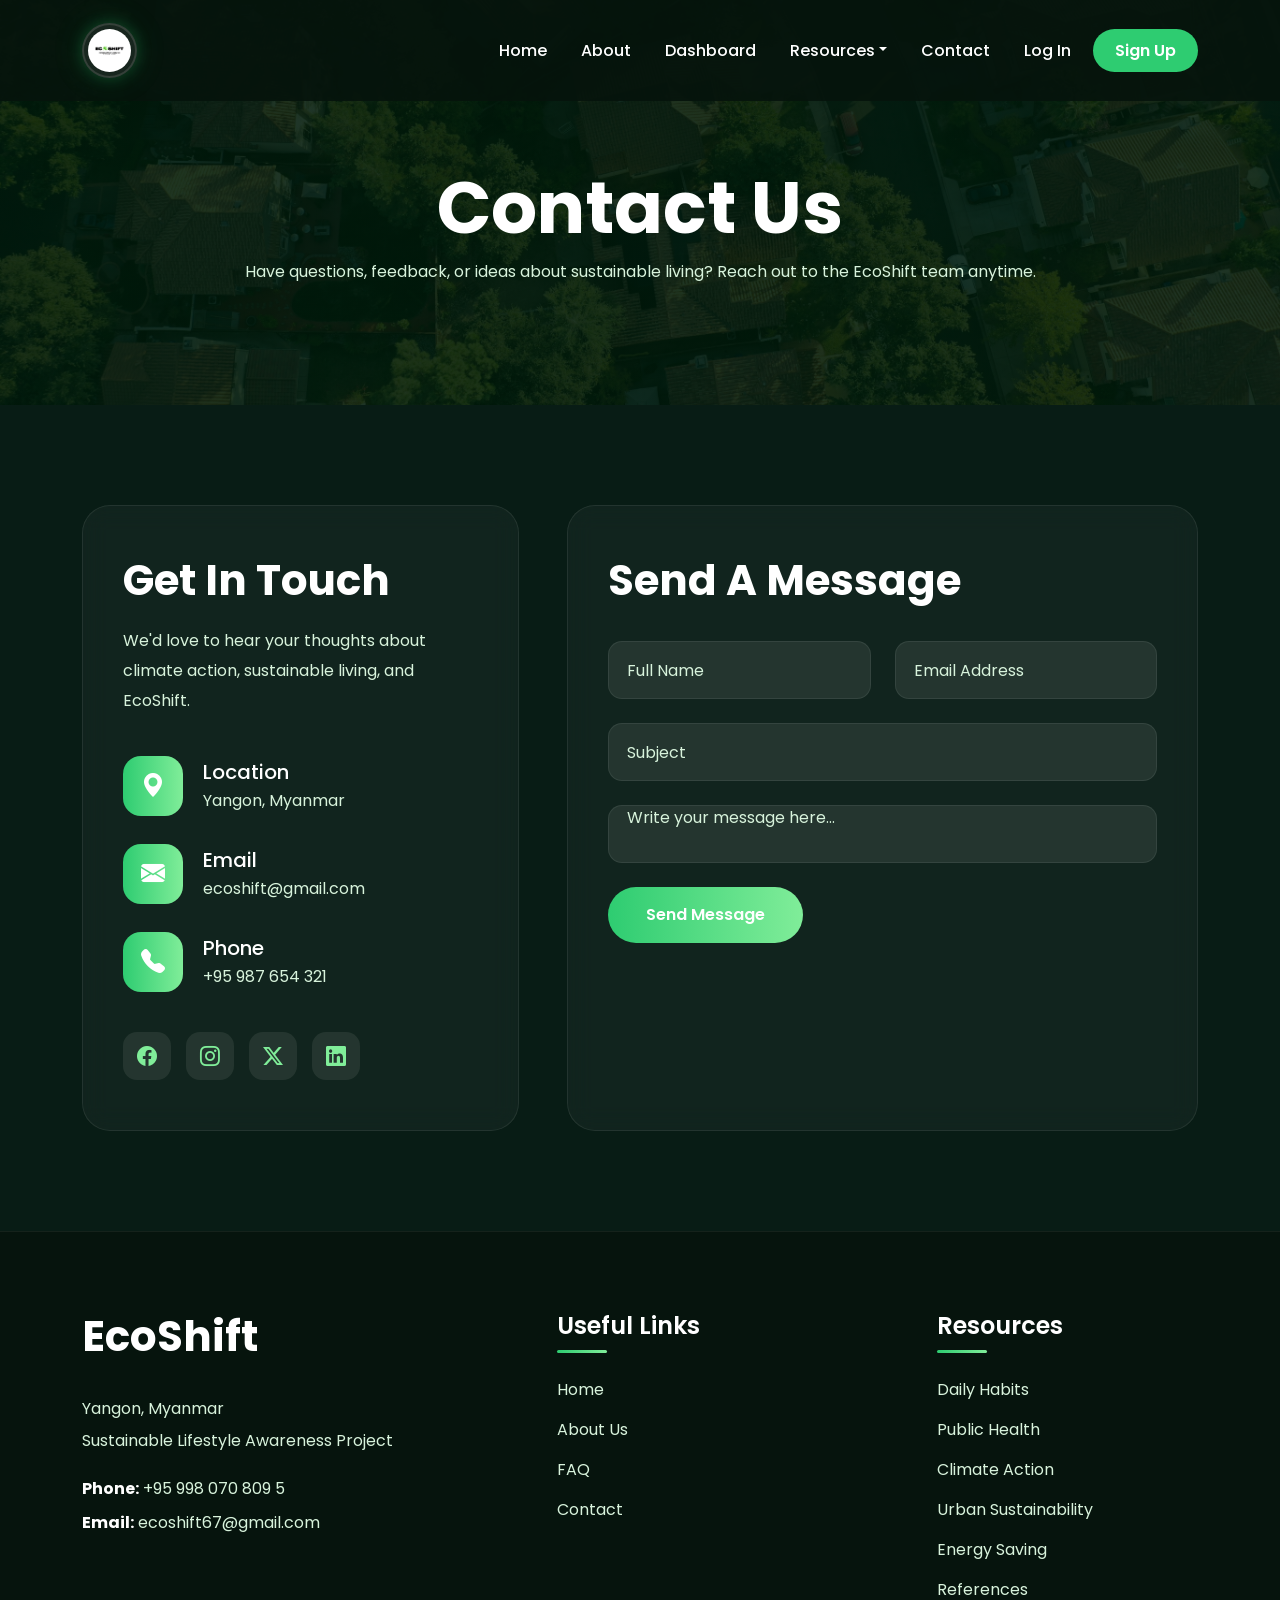
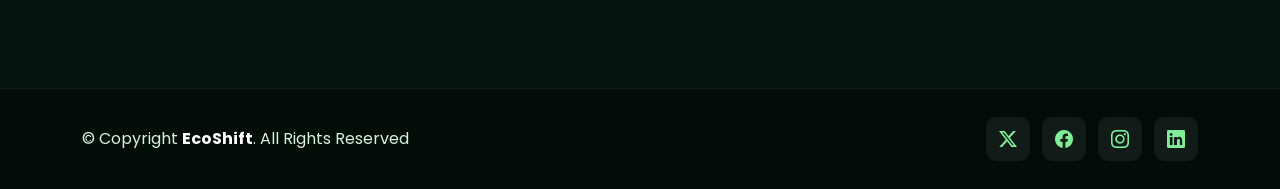
<file: contact.html>
<!DOCTYPE html>
<html lang="en">

<head>

    <meta charset="UTF-8">

    <meta name="viewport" content="width=device-width, initial-scale=1.0">

    <title>Contact Us - EcoShift</title>

    <link rel="icon" type="image/png" href="images/Eco.png">

    <!-- BOOTSTRAP -->
    <link href="https://cdn.jsdelivr.net/npm/bootstrap@5.3.3/dist/css/bootstrap.min.css" rel="stylesheet">

    <!-- BOOTSTRAP ICONS -->
    <link rel="stylesheet" href="https://cdn.jsdelivr.net/npm/bootstrap-icons@1.11.3/font/bootstrap-icons.min.css">

    <!-- GOOGLE FONT -->
    <link rel="preconnect" href="https://fonts.googleapis.com">
    <link href="https://fonts.googleapis.com/css2?family=Poppins:wght@300;400;500;600;700&display=swap"
        rel="stylesheet">

    <!-- AOS -->
    <link href="https://unpkg.com/aos@2.3.4/dist/aos.css" rel="stylesheet">

    <!-- CSS -->
    <link rel="stylesheet" href="contact.css">

</head>

<body>

    <!-- NAVBAR  -->
    <nav class="navbar navbar-expand-lg navbar-dark custom-navbar fixed-top">

        <div class="container">
            <a class="navbar-brand" href="#">
                <img src="images/Eco.png" alt="EcoShift Logo" class="navbar-logo">
            </a>

            <button class="navbar-toggler" type="button" data-bs-toggle="collapse" data-bs-target="#navbarNav">
                <span class="navbar-toggler-icon"></span>
            </button>

            <div class="collapse navbar-collapse" id="navbarNav">

                <ul class="navbar-nav ms-auto align-items-lg-center">

                    <li class="nav-item"><a class="nav-link active" href="index.html">Home</a></li>
                    <li class="nav-item"><a class="nav-link" href="about.html">About</a></li>
                    <li class="nav-item"><a class="nav-link" href="dashboard.html">Dashboard</a></li>

                    <li class="nav-item dropdown">
                        <a class="nav-link dropdown-toggle" href="#" data-bs-toggle="dropdown">Resources</a>
                        <ul class="dropdown-menu custom-dropdown">
                            <li><a class="dropdown-item" href="energy.html">Energy Saving</a></li>
                            <li><a class="dropdown-item" href="carbon.html">Carbon Reduction</a></li>
                            <li><a class="dropdown-item" href="clean_energy.html">Clean Energy</a></li>
                            <li><a class="dropdown-item" href="waste.html">Waste Reduction</a></li>
                            <li><a class="dropdown-item" href="transport.html">Green Transport</a></li>
                        </ul>
                    </li>

                    <li class="nav-item"><a class="nav-link" href="contact.html">Contact</a></li>

                    <li class="nav-item">
                        <a class="nav-link login-btn" href="#" data-bs-toggle="modal" data-bs-target="#loginModal">Log
                            In</a>
                    </li>

                    <li class="nav-item">
                        <a class="signup-btn" href="#" data-bs-toggle="modal" data-bs-target="#signupModal">Sign Up</a>
                    </li>

                </ul>

            </div>

        </div>

    </nav>

    <!-- CONTACT HERO -->
    <section class="contact-hero" data-aos="fade-up">

        <div class="container">

            <div class="text-center">

                <h1 data-aos="fade-up">Contact Us</h1>

                <p data-aos="fade-up" data-aos-delay="100">
                    Have questions, feedback, or ideas about sustainable living?
                    Reach out to the EcoShift team anytime.
                </p>

            </div>

        </div>

    </section>

    <!-- CONTACT SECTION -->
    <section class="contact-section">

        <div class="container">

            <div class="row g-5 align-items-stretch">

                <!-- LEFT -->
                <div class="col-lg-5">

                    <div class="contact-info" data-aos="fade-right">

                        <h2 data-aos="fade-up">Get In Touch</h2>

                        <p class="contact-description" data-aos="fade-up" data-aos-delay="100">
                            We'd love to hear your thoughts about climate action,
                            sustainable living, and EcoShift.
                        </p>

                        <div class="info-box" data-aos="fade-up" data-aos-delay="150">
                            <div class="info-icon">
                                <i class="bi bi-geo-alt-fill"></i>
                            </div>
                            <div>
                                <h5>Location</h5>
                                <p>Yangon, Myanmar</p>
                            </div>
                        </div>

                        <div class="info-box" data-aos="fade-up" data-aos-delay="200">
                            <div class="info-icon">
                                <i class="bi bi-envelope-fill"></i>
                            </div>
                            <div>
                                <h5>Email</h5>
                                <p>ecoshift@gmail.com</p>
                            </div>
                        </div>

                        <div class="info-box" data-aos="fade-up" data-aos-delay="250">
                            <div class="info-icon">
                                <i class="bi bi-telephone-fill"></i>
                            </div>
                            <div>
                                <h5>Phone</h5>
                                <p>+95 987 654 321</p>
                            </div>
                        </div>

                        <div class="contact-socials" data-aos="fade-up" data-aos-delay="300">
                            <a href="#"><i class="bi bi-facebook"></i></a>
                            <a href="#"><i class="bi bi-instagram"></i></a>
                            <a href="#"><i class="bi bi-twitter-x"></i></a>
                            <a href="#"><i class="bi bi-linkedin"></i></a>
                        </div>

                    </div>

                </div>

                <!-- RIGHT -->
                <div class="col-lg-7">

                    <div class="contact-form-box" data-aos="fade-left">

                        <h2 data-aos="fade-up">Send A Message</h2>

                        <form>

                            <div class="row">

                                <div class="col-md-6 mb-4" data-aos="fade-up" data-aos-delay="100">
                                    <input type="text" class="form-control custom-input" placeholder="Full Name">
                                </div>

                                <div class="col-md-6 mb-4" data-aos="fade-up" data-aos-delay="150">
                                    <input type="email" class="form-control custom-input" placeholder="Email Address">
                                </div>

                            </div>

                            <div class="mb-4" data-aos="fade-up" data-aos-delay="200">
                                <input type="text" class="form-control custom-input" placeholder="Subject">
                            </div>

                            <div class="mb-4" data-aos="fade-up" data-aos-delay="250">
                                <textarea class="form-control custom-input custom-textarea"
                                    placeholder="Write your message here..."></textarea>
                            </div>

                            <button class="send-btn" data-aos="zoom-in" data-aos-delay="300">
                                Send Message
                            </button>

                        </form>

                    </div>

                </div>

            </div>

        </div>

    </section>

    <!-- FOOTER -->

    <footer class="footer" id="footer">

        <div class="container">

            <div class="row gy-5 justify-content-between">

                <!-- LEFT -->

                <div class="col-lg-4 col-md-6">

                    <h3 class="footer-logo">
                        EcoShift
                    </h3>

                    <p class="footer-info">
                        Yangon, Myanmar
                        <br>
                        Sustainable Lifestyle Awareness Project
                    </p>

                    <p class="footer-contact">
                        <strong>Phone:</strong> +95 998 070 809 5
                    </p>

                    <p class="footer-contact">
                        <strong>Email:</strong> ecoshift67@gmail.com
                    </p>

                </div>

                <!-- LINKS -->

                <div class="col-lg-3 col-md-6">

                    <h4 class="footer-title">
                        Useful Links
                    </h4>

                    <ul class="footer-links">

                        <li><a href="#">Home</a></li>

                        <li><a href="#about">About Us</a></li>

                        <li><a href="#faq">FAQ</a></li>

                        <li><a href="#footer">Contact</a></li>

                    </ul>

                </div>

                <!-- RESOURCES -->

                <div class="col-lg-3 col-md-6">

                    <h4 class="footer-title">
                        Resources
                    </h4>

                    <ul class="footer-links">

                        <li><a href="energy.html">Daily Habits</a></li>

                        <li><a href="carbon.html">Public Health</a></li>

                        <li><a href="clean_energy.html">Climate Action</a></li>

                        <li><a href="waste.html">Urban Sustainability</a></li>

                        <li><a href="transport.html">Energy Saving</a></li>

                        <li><a href="references.html">References</a></li>

                    </ul>

                </div>

            </div>

        </div>

        <!-- FOOTER BOTTOM -->

        <div class="footer-bottom">

            <div class="container">

                <div class="footer-bottom-wrapper">

                    <!-- COPYRIGHT -->

                    <div class="copyright">

                        © Copyright <strong>EcoShift</strong>.
                        All Rights Reserved
                        <br>

                    </div>

                    <!-- SOCIALS -->

                    <div class="footer-socials">

                        <a href="#"><i class="bi bi-twitter-x"></i></a>

                        <a href="#"><i class="bi bi-facebook"></i></a>

                        <a href="#"><i class="bi bi-instagram"></i></a>

                        <a href="#"><i class="bi bi-linkedin"></i></a>

                    </div>

                </div>

            </div>

        </div>

    </footer>

    </section>

    </div>

    </section>

    <!-- SIGN UP MODAL -->

    <div class="modal fade" id="signupModal" tabindex="-1">

        <div class="modal-dialog modal-dialog-centered modal-lg">

            <div class="modal-content custom-modal">

                <div class="row g-0">

                    <!-- IMAGE -->

                    <div class="col-lg-5 d-none d-lg-block">

                        <img src="images/bergadder-trees-975091 (1).jpg" class="modal-image" alt="">

                    </div>

                    <!-- FORM -->

                    <div class="col-lg-7">

                        <div class="modal-header border-0">

                            <h2 class="modal-title custom-modal-title">
                                Create Account
                            </h2>

                            <button type="button" class="btn-close btn-close-white" data-bs-dismiss="modal">
                            </button>

                        </div>

                        <div class="modal-body">

                            <form>

                                <div class="mb-3">

                                    <input type="text" class="form-control custom-input" placeholder="Full Name">

                                </div>

                                <div class="mb-3">

                                    <input type="email" class="form-control custom-input" placeholder="Email Address">

                                </div>

                                <div class="mb-3">

                                    <input type="password" class="form-control custom-input" placeholder="Password">

                                </div>

                                <div class="mb-4">

                                    <input type="password" class="form-control custom-input"
                                        placeholder="Confirm Password">

                                </div>

                                <button class="btn modal-btn w-100">
                                    Sign Up
                                </button>

                                <p class="text-center mt-4 text-white">

                                    Already have an account?

                                    <a href="#" class="switch-link" data-bs-dismiss="modal" data-bs-toggle="modal"
                                        data-bs-target="#loginModal">

                                        Login

                                    </a>

                                </p>

                            </form>

                        </div>

                    </div>

                </div>

            </div>

        </div>

    </div>

    <!-- LOGIN MODAL -->

    <div class="modal fade" id="loginModal" tabindex="-1">

        <div class="modal-dialog modal-dialog-centered">

            <div class="modal-content custom-modal">

                <div class="modal-header border-0">

                    <h2 class="modal-title custom-modal-title">
                        Welcome Back
                    </h2>

                    <button type="button" class="btn-close btn-close-white" data-bs-dismiss="modal">
                    </button>

                </div>

                <div class="modal-body">

                    <form>

                        <div class="mb-3">

                            <input type="email" class="form-control custom-input" placeholder="Email Address">

                        </div>

                        <div class="mb-4">

                            <input type="password" class="form-control custom-input" placeholder="Password">

                        </div>

                        <button class="btn modal-btn w-100">
                            Login
                        </button>

                        <p class="text-center mt-4 text-white">

                            Don't have an account?

                            <a href="#" class="switch-link" data-bs-dismiss="modal" data-bs-toggle="modal"
                                data-bs-target="#signupModal">

                                Sign Up

                            </a>

                        </p>

                    </form>

                </div>

            </div>

        </div>

    </div>

    <!-- MODALS -->

    <!-- JS -->
    <script src="https://cdn.jsdelivr.net/npm/bootstrap@5.3.3/dist/js/bootstrap.bundle.min.js"></script>

    <script src="https://unpkg.com/aos@2.3.4/dist/aos.js"></script>

    <script>
        AOS.init({
            duration: 1000,
            once: true
        });
    </script>

</body>

</html>
</file>
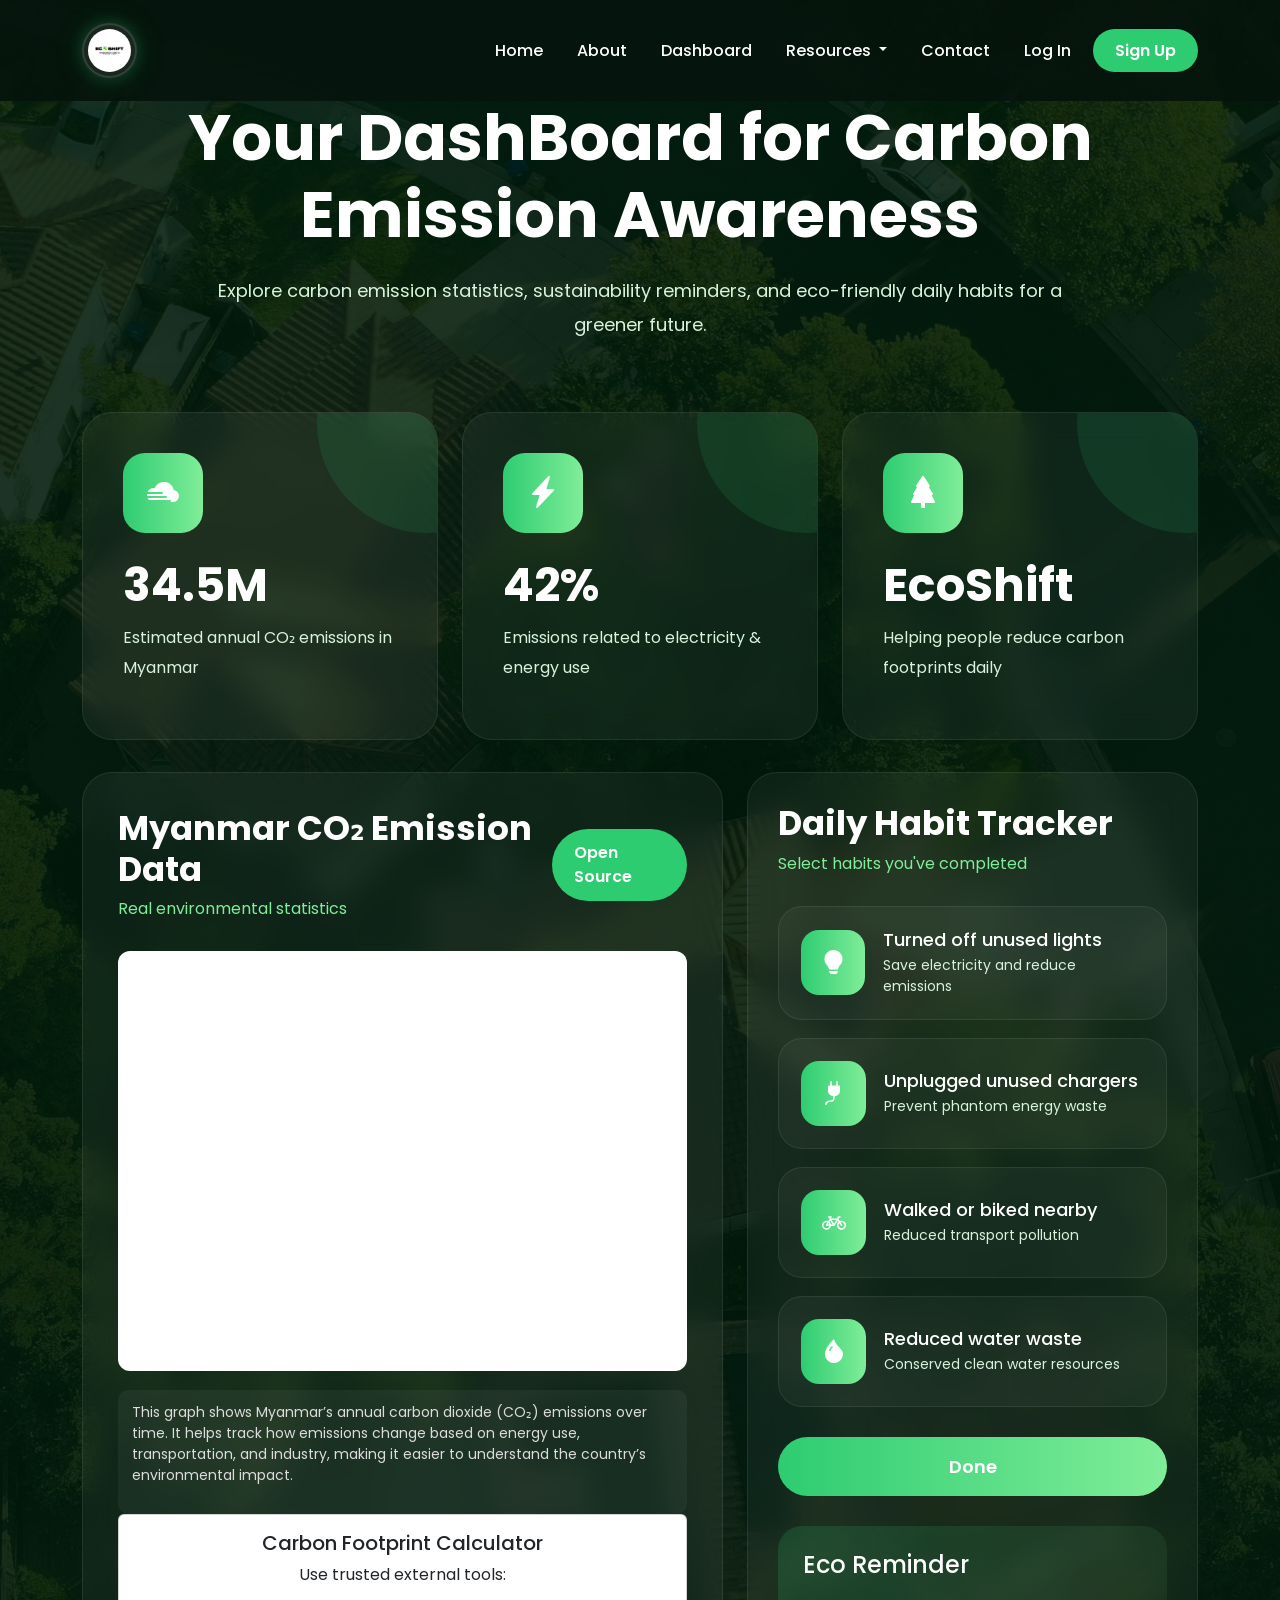
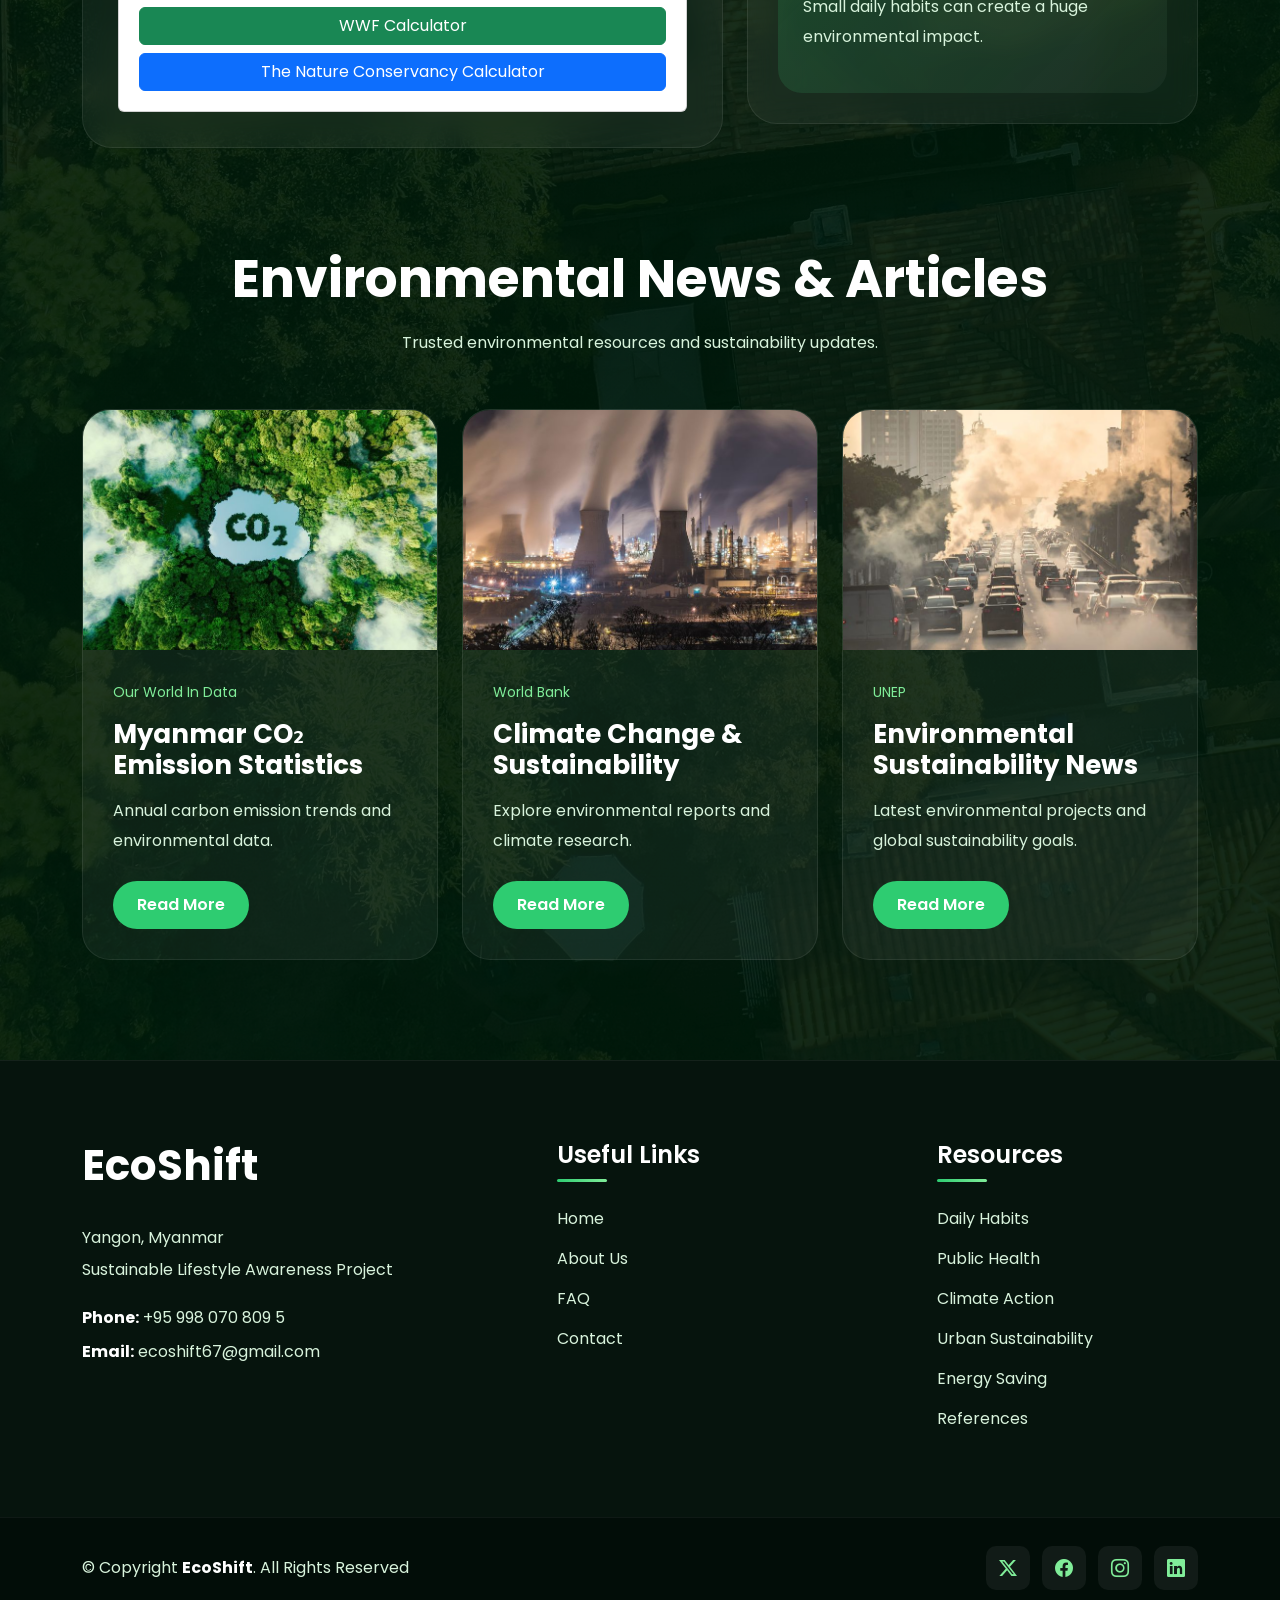
<file: dashboard.html>
<!DOCTYPE html>
<html lang="en">

<head>

  <meta charset="UTF-8">

  <meta name="viewport" content="width=device-width, initial-scale=1.0">

  <title>EcoShift Dashboard</title>

  <link rel="icon" type="image/png" href="images/Eco.png">

  <!-- BOOTSTRAP -->

  <link href="https://cdn.jsdelivr.net/npm/bootstrap@5.3.3/dist/css/bootstrap.min.css" rel="stylesheet">

  <!-- ICONS -->

  <link rel="stylesheet" href="https://cdn.jsdelivr.net/npm/bootstrap-icons@1.11.3/font/bootstrap-icons.min.css">

  <!-- FONT -->

  <link rel="preconnect" href="https://fonts.googleapis.com">

  <link href="https://fonts.googleapis.com/css2?family=Poppins:wght@300;400;500;600;700&display=swap" rel="stylesheet">

  <!-- AOS CSS -->
  <link rel="stylesheet" href="https://unpkg.com/aos@2.3.4/dist/aos.css" />

  <!-- CSS -->

  <link rel="stylesheet" href="dashboard.css">

</head>

<body>

  <!-- NAVBAR -->

  <nav class="navbar navbar-expand-lg navbar-dark custom-navbar fixed-top">

    <div class="container">

      <!-- LOGO -->

      <a class="navbar-brand" href="#">
        <img src="images/Eco.png" alt="EcoShift Logo" class="navbar-logo">
      </a>

      <!-- TOGGLER -->

      <button class="navbar-toggler" type="button" data-bs-toggle="collapse" data-bs-target="#navbarNav">

        <span class="navbar-toggler-icon"></span>

      </button>

      <!-- NAV LINKS -->

      <div class="collapse navbar-collapse" id="navbarNav">

        <ul class="navbar-nav ms-auto align-items-lg-center">

          <!-- HOME -->

          <li class="nav-item">

            <a class="nav-link active" href="index.html">
              Home
            </a>

          </li>

          <!-- ABOUT -->

          <li class="nav-item">

            <a class="nav-link" href="about.html">
              About
            </a>

          </li>
          <!-- DashBoard -->

          <li class="nav-item">

            <a class="nav-link" href="dashboard.html">
              Dashboard
            </a>
            </a>

          </li>

          <!-- RESOURCES DROPDOWN -->

          <li class="nav-item dropdown">

            <a class="nav-link dropdown-toggle" href="#" role="button" data-bs-toggle="dropdown">

              Resources

            </a>

            <ul class="dropdown-menu custom-dropdown">

              <li>
                <a class="dropdown-item" href="energy.html">
                  Energy Saving
                </a>
              </li>

              <li>
                <a class="dropdown-item" href="carbon.html">
                  Carbon Reduction
                </a>
              </li>

              <li>
                <a class="dropdown-item" href="clean_energy.html">
                  Clean Energy
                </a>
              </li>

              <li>
                <a class="dropdown-item" href="waste.html">
                  Waste Reduction
                </a>
              </li>

              <li>
                <a class="dropdown-item" href="transport.html">
                  Green Transport
                </a>
              </li>

            </ul>

          </li>

          </li>

          <!-- CONTACT -->

          <li class="nav-item">

            <a class="nav-link" href="contact.html">
              Contact
            </a>

          </li>

          <!-- LOGIN -->

          <li class="nav-item">

            <a class="nav-link login-btn" href="#" data-bs-toggle="modal" data-bs-target="#loginModal">

              Log In

            </a>

          </li>

          <!-- SIGN UP -->

          <li class="nav-item">

            <a class="signup-btn" href="#" data-bs-toggle="modal" data-bs-target="#signupModal">

              Sign Up

            </a>

          </li>

        </ul>

      </div>

    </div>

  </nav>

  <section class="dashboard-section" data-aos="fade-up">

    <div class="container">

      <!-- TITLE -->

      <div class="dashboard-title text-center" data-aos="fade-down">

        <h1>
          Your DashBoard for Carbon Emission Awareness
        </h1>

        <p>
          Explore carbon emission statistics, sustainability reminders,
          and eco-friendly daily habits for a greener future.
        </p>

      </div>

      <!-- TOP STATS -->

      <div class="row g-4">

        <div class="col-lg-4" data-aos="fade-up" data-aos-delay="100">

          <div class="stats-card">

            <div class="stats-icon">
              <i class="bi bi-cloud-fog2-fill"></i>
            </div>

            <h2>
              34.5M
            </h2>

            <p>
              Estimated annual CO₂ emissions in Myanmar
            </p>

          </div>

        </div>

        <div class="col-lg-4" data-aos="fade-up" data-aos-delay="200">

          <div class="stats-card">

            <div class="stats-icon">
              <i class="bi bi-lightning-charge-fill"></i>
            </div>

            <h2>
              42%
            </h2>

            <p>
              Emissions related to electricity & energy use
            </p>

          </div>

        </div>

        <div class="col-lg-4" data-aos="fade-up" data-aos-delay="300">

          <div class="stats-card">

            <div class="stats-icon">
              <i class="bi bi-tree-fill"></i>
            </div>

            <h2>
              EcoShift
            </h2>

            <p>
              Helping people reduce carbon footprints daily
            </p>

          </div>

        </div>

      </div>

      <!-- GRAPH + HABITS -->

      <div class="row g-4 mt-2">

        <!-- GRAPH -->

        <div class="col-lg-7" data-aos="fade-right">

          <div class="glass-box graph-box">

            <div class="box-header">

              <div>

                <h2>
                  Myanmar CO₂ Emission Data
                </h2>

                <span>
                  Real environmental statistics
                </span>

              </div>

              <a href="https://ourworldindata.org/co2/country/myanmar" target="_blank" class="source-btn">

                Open Source

              </a>

            </div>

            <!-- EMBED GRAPH -->

            <div class="graph-frame">
              <iframe src="https://ourworldindata.org/grapher/annual-co2-emissions-per-country?country=~MMR"
                loading="lazy">
              </iframe>
            </div>

            <!-- GRAPH DESCRIPTION -->

            <div class="graph-description">
              <p>
                This graph shows Myanmar’s annual carbon dioxide (CO₂) emissions over time.
                It helps track how emissions change based on energy use, transportation, and industry,
                making it easier to understand the country’s environmental impact.
              </p>
            </div>

            <div class="card p-3 text-center" data-aos="zoom-in" data-aos-delay="200">

              <h5>
                Carbon Footprint Calculator
              </h5>

              <p>
                Use trusted external tools:
              </p>

              <a href="https://footprint.wwf.org.uk/" target="_blank" class="btn btn-success m-1">

                WWF Calculator

              </a>

              <a href="https://www.nature.org/en-us/get-involved/how-to-help/carbon-footprint-calculator/" target="_blank" class="btn btn-primary m-1">

                The Nature Conservancy Calculator

              </a>

            </div>

          </div>

        </div>

        <!-- DAILY HABITS -->

        <div class="col-lg-5" data-aos="fade-left">

          <div class="glass-box habits-box">

            <div class="box-header">

              <div>

                <h2>
                  Daily Habit Tracker
                </h2>

                <span>
                  Select habits you've completed
                </span>

              </div>

            </div>

            <!-- HABIT -->

            <label class="habit-card" data-aos="fade-up" data-aos-delay="100">

              <input type="checkbox">

              <div class="habit-content">

                <div class="habit-icon">
                  <i class="bi bi-lightbulb-fill"></i>
                </div>

                <div>

                  <h5>
                    Turned off unused lights
                  </h5>

                  <p>
                    Save electricity and reduce emissions
                  </p>

                </div>

              </div>

            </label>

            <!-- HABIT -->

            <label class="habit-card" data-aos="fade-up" data-aos-delay="200">

              <input type="checkbox">

              <div class="habit-content">

                <div class="habit-icon">
                  <i class="bi bi-plug-fill"></i>
                </div>

                <div>

                  <h5>
                    Unplugged unused chargers
                  </h5>

                  <p>
                    Prevent phantom energy waste
                  </p>

                </div>

              </div>

            </label>

            <!-- HABIT -->

            <label class="habit-card" data-aos="fade-up" data-aos-delay="300">

              <input type="checkbox">

              <div class="habit-content">

                <div class="habit-icon">
                  <i class="bi bi-bicycle"></i>
                </div>

                <div>

                  <h5>
                    Walked or biked nearby
                  </h5>

                  <p>
                    Reduced transport pollution
                  </p>

                </div>

              </div>

            </label>

            <!-- HABIT -->

            <label class="habit-card" data-aos="fade-up" data-aos-delay="400">

              <input type="checkbox">

              <div class="habit-content">

                <div class="habit-icon">
                  <i class="bi bi-droplet-fill"></i>
                </div>

                <div>

                  <h5>
                    Reduced water waste
                  </h5>

                  <p>
                    Conserved clean water resources
                  </p>

                </div>

              </div>

            </label>

            <!-- BUTTON -->

            <button class="done-btn" data-bs-toggle="modal" data-bs-target="#successModal" data-aos="zoom-in"
              data-aos-delay="500">

              Done

            </button>

            <!-- REMINDER -->

            <div class="reminder-box" data-aos="fade-up" data-aos-delay="600">

              <h4>
                Eco Reminder
              </h4>

              <p>
                Small daily habits can create a huge environmental impact.
              </p>

            </div>

          </div>

        </div>

      </div>

      <!-- NEWS -->

      <div class="news-section" data-aos="fade-up">

        <div class="section-heading">

          <h2>
            Environmental News & Articles
          </h2>

          <p>
            Trusted environmental resources and sustainability updates.
          </p>

        </div>

        <div class="row g-4">

          <!-- CARD -->

          <div class="col-lg-4" data-aos="flip-left" data-aos-delay="100">

            <div class="news-card">

              <img src="images/Some points to ponder that end the climate “emergency”.jpg" alt="">

              <div class="news-content">

                <span>
                  Our World In Data
                </span>

                <h3>
                  Myanmar CO₂ Emission Statistics
                </h3>

                <p>
                  Annual carbon emission trends and environmental data.
                </p>

                <a href="https://ourworldindata.org/co2/country/myanmar" target="_blank">

                  Read More

                </a>

              </div>

            </div>

          </div>

          <!-- CARD -->

          <div class="col-lg-4" data-aos="flip-left" data-aos-delay="200">

            <div class="news-card">

              <img src="images/UK emissions should be 'net-zero' by 2070 at the latest, study says - Carbon Brief.jpg"
                alt="">

              <div class="news-content">

                <span>
                  World Bank
                </span>

                <h3>
                  Climate Change & Sustainability
                </h3>

                <p>
                  Explore environmental reports and climate research.
                </p>

                <a href="https://www.worldbank.org/en/topic/climatechange" target="_blank">

                  Read More

                </a>

              </div>

            </div>

          </div>

          <!-- CARD -->

          <div class="col-lg-4" data-aos="flip-left" data-aos-delay="300">

            <div class="news-card">

              <img src="images/Tự bảo vệ bản thân trước tình trạng ô nhiễm không khí ở Việt Nam.jpg" alt="">

              <div class="news-content">

                <span>
                  UNEP
                </span>

                <h3>
                  Environmental Sustainability News
                </h3>

                <p>
                  Latest environmental projects and global sustainability goals.
                </p>

                <a href="https://www.unep.org/news-and-stories" target="_blank">

                  Read More

                </a>

              </div>

            </div>

          </div>

        </div>

      </div>

    </div>

  </section>

  <!-- MODAL -->

  <div class="modal fade" id="successModal" tabindex="-1">

    <div class="modal-dialog modal-dialog-centered">

      <div class="modal-content success-modal" data-aos="zoom-in">

        <div class="modal-body text-center">

          <div class="success-icon">
            <i class="bi bi-check-circle-fill"></i>
          </div>

          <h2>
            Well Done!
          </h2>

          <p>
            Keep it up! Your sustainable habits help reduce carbon emissions.
          </p>

          <button class="continue-btn" data-bs-dismiss="modal">

            Continue

          </button>

        </div>

      </div>

    </div>

  </div>

  <!-- FOOTER -->

  <footer class="footer" id="footer">

    <div class="container">

      <div class="row gy-5 justify-content-between">

        <!-- LEFT -->

        <div class="col-lg-4 col-md-6">

          <h3 class="footer-logo">
            EcoShift
          </h3>

          <p class="footer-info">
            Yangon, Myanmar
            <br>
            Sustainable Lifestyle Awareness Project
          </p>

          <p class="footer-contact">
            <strong>Phone:</strong> +95 998 070 809 5
          </p>

          <p class="footer-contact">
            <strong>Email:</strong> ecoshift67@gmail.com
          </p>

        </div>

        <!-- LINKS -->

        <div class="col-lg-3 col-md-6">

          <h4 class="footer-title">
            Useful Links
          </h4>

          <ul class="footer-links">

            <li><a href="#">Home</a></li>

            <li><a href="#about">About Us</a></li>

            <li><a href="#faq">FAQ</a></li>

            <li><a href="#footer">Contact</a></li>

          </ul>

        </div>

        <!-- RESOURCES -->

        <div class="col-lg-3 col-md-6">

          <h4 class="footer-title">
            Resources
          </h4>

          <ul class="footer-links">

            <li><a href="energy.html">Daily Habits</a></li>

            <li><a href="carbon.html">Public Health</a></li>

            <li><a href="clean_energy.html">Climate Action</a></li>

            <li><a href="waste.html">Urban Sustainability</a></li>

            <li><a href="transport.html">Energy Saving</a></li>

            <li><a href="references.html">References</a></li>

          </ul>

        </div>

      </div>

    </div>

    <!-- FOOTER BOTTOM -->

    <div class="footer-bottom">

      <div class="container">

        <div class="footer-bottom-wrapper">

          <!-- COPYRIGHT -->

          <div class="copyright">

            © Copyright <strong>EcoShift</strong>.
            All Rights Reserved
            <br>

          </div>

          <!-- SOCIALS -->

          <div class="footer-socials">

            <a href="#"><i class="bi bi-twitter-x"></i></a>

            <a href="#"><i class="bi bi-facebook"></i></a>

            <a href="#"><i class="bi bi-instagram"></i></a>

            <a href="#"><i class="bi bi-linkedin"></i></a>

          </div>

        </div>

      </div>

    </div>

  </footer>

  </section>

  </div>

  </section>
  <!-- SIGN UP MODAL -->

  <div class="modal fade" id="signupModal" tabindex="-1">

    <div class="modal-dialog modal-dialog-centered modal-lg">

      <div class="modal-content custom-modal">

        <div class="row g-0">

          <!-- IMAGE -->

          <div class="col-lg-5 d-none d-lg-block">

            <img src="images/bergadder-trees-975091 (1).jpg" class="modal-image" alt="">

          </div>

          <!-- FORM -->

          <div class="col-lg-7">

            <div class="modal-header border-0">

              <h2 class="modal-title custom-modal-title">
                Create Account
              </h2>

              <button type="button" class="btn-close btn-close-white" data-bs-dismiss="modal">
              </button>

            </div>

            <div class="modal-body">

              <form>

                <div class="mb-3">

                  <input type="text" class="form-control custom-input" placeholder="Full Name">

                </div>

                <div class="mb-3">

                  <input type="email" class="form-control custom-input" placeholder="Email Address">

                </div>

                <div class="mb-3">

                  <input type="password" class="form-control custom-input" placeholder="Password">

                </div>

                <div class="mb-4">

                  <input type="password" class="form-control custom-input" placeholder="Confirm Password">

                </div>

                <button class="btn modal-btn w-100">
                  Sign Up
                </button>

                <p class="text-center mt-4 text-white">

                  Already have an account?

                  <a href="#" class="switch-link" data-bs-dismiss="modal" data-bs-toggle="modal"
                    data-bs-target="#loginModal">

                    Login

                  </a>

                </p>

              </form>

            </div>

          </div>

        </div>

      </div>

    </div>

  </div>

  <!-- LOGIN MODAL -->

  <div class="modal fade" id="loginModal" tabindex="-1">

    <div class="modal-dialog modal-dialog-centered">

      <div class="modal-content custom-modal">

        <div class="modal-header border-0">

          <h2 class="modal-title custom-modal-title">
            Welcome Back
          </h2>

          <button type="button" class="btn-close btn-close-white" data-bs-dismiss="modal">
          </button>

        </div>

        <div class="modal-body">

          <form>

            <div class="mb-3">

              <input type="email" class="form-control custom-input" placeholder="Email Address">

            </div>

            <div class="mb-4">

              <input type="password" class="form-control custom-input" placeholder="Password">

            </div>

            <button class="btn modal-btn w-100">
              Login
            </button>

            <p class="text-center mt-4 text-white">

              Don't have an account?

              <a href="#" class="switch-link" data-bs-dismiss="modal" data-bs-toggle="modal"
                data-bs-target="#signupModal">

                Sign Up

              </a>

            </p>

          </form>

        </div>

      </div>

    </div>

  </div>

  </section>

  </div>

  </section>
  <!-- SIGN UP MODAL -->

  <div class="modal fade" id="signupModal" tabindex="-1">

    <div class="modal-dialog modal-dialog-centered modal-lg">

      <div class="modal-content custom-modal">

        <div class="row g-0">

          <!-- IMAGE -->

          <div class="col-lg-5 d-none d-lg-block">

            <img src="images/bergadder-trees-975091 (1).jpg" class="modal-image" alt="">

          </div>

          <!-- FORM -->

          <div class="col-lg-7">

            <div class="modal-header border-0">

              <h2 class="modal-title custom-modal-title">
                Create Account
              </h2>

              <button type="button" class="btn-close btn-close-white" data-bs-dismiss="modal">
              </button>

            </div>

            <div class="modal-body">

              <form>

                <div class="mb-3">

                  <input type="text" class="form-control custom-input" placeholder="Full Name">

                </div>

                <div class="mb-3">

                  <input type="email" class="form-control custom-input" placeholder="Email Address">

                </div>

                <div class="mb-3">

                  <input type="password" class="form-control custom-input" placeholder="Password">

                </div>

                <div class="mb-4">

                  <input type="password" class="form-control custom-input" placeholder="Confirm Password">

                </div>

                <button class="btn modal-btn w-100">
                  Sign Up
                </button>

                <p class="text-center mt-4 text-white">

                  Already have an account?

                  <a href="#" class="switch-link" data-bs-dismiss="modal" data-bs-toggle="modal"
                    data-bs-target="#loginModal">

                    Login

                  </a>

                </p>

              </form>

            </div>

          </div>

        </div>

      </div>

    </div>

  </div>

  <!-- LOGIN MODAL -->

  <div class="modal fade" id="loginModal" tabindex="-1">

    <div class="modal-dialog modal-dialog-centered">

      <div class="modal-content custom-modal">

        <div class="modal-header border-0">

          <h2 class="modal-title custom-modal-title">
            Welcome Back
          </h2>

          <button type="button" class="btn-close btn-close-white" data-bs-dismiss="modal">
          </button>

        </div>

        <div class="modal-body">

          <form>

            <div class="mb-3">

              <input type="email" class="form-control custom-input" placeholder="Email Address">

            </div>

            <div class="mb-4">

              <input type="password" class="form-control custom-input" placeholder="Password">

            </div>

            <button class="btn modal-btn w-100">
              Login
            </button>

            <p class="text-center mt-4 text-white">

              Don't have an account?

              <a href="#" class="switch-link" data-bs-dismiss="modal" data-bs-toggle="modal"
                data-bs-target="#signupModal">

                Sign Up

              </a>

            </p>

          </form>

        </div>

      </div>

    </div>

  </div>

  <!-- BOOTSTRAP JS -->

  <script src="https://cdn.jsdelivr.net/npm/bootstrap@5.3.3/dist/js/bootstrap.bundle.min.js"></script>

  <!-- AOS JS -->
  <script src="https://unpkg.com/aos@2.3.4/dist/aos.js"></script>

  <script>
    AOS.init({
      duration: 1000,
      once: true,
      offset: 100
    });
  </script>

</body>

</html>
</file>
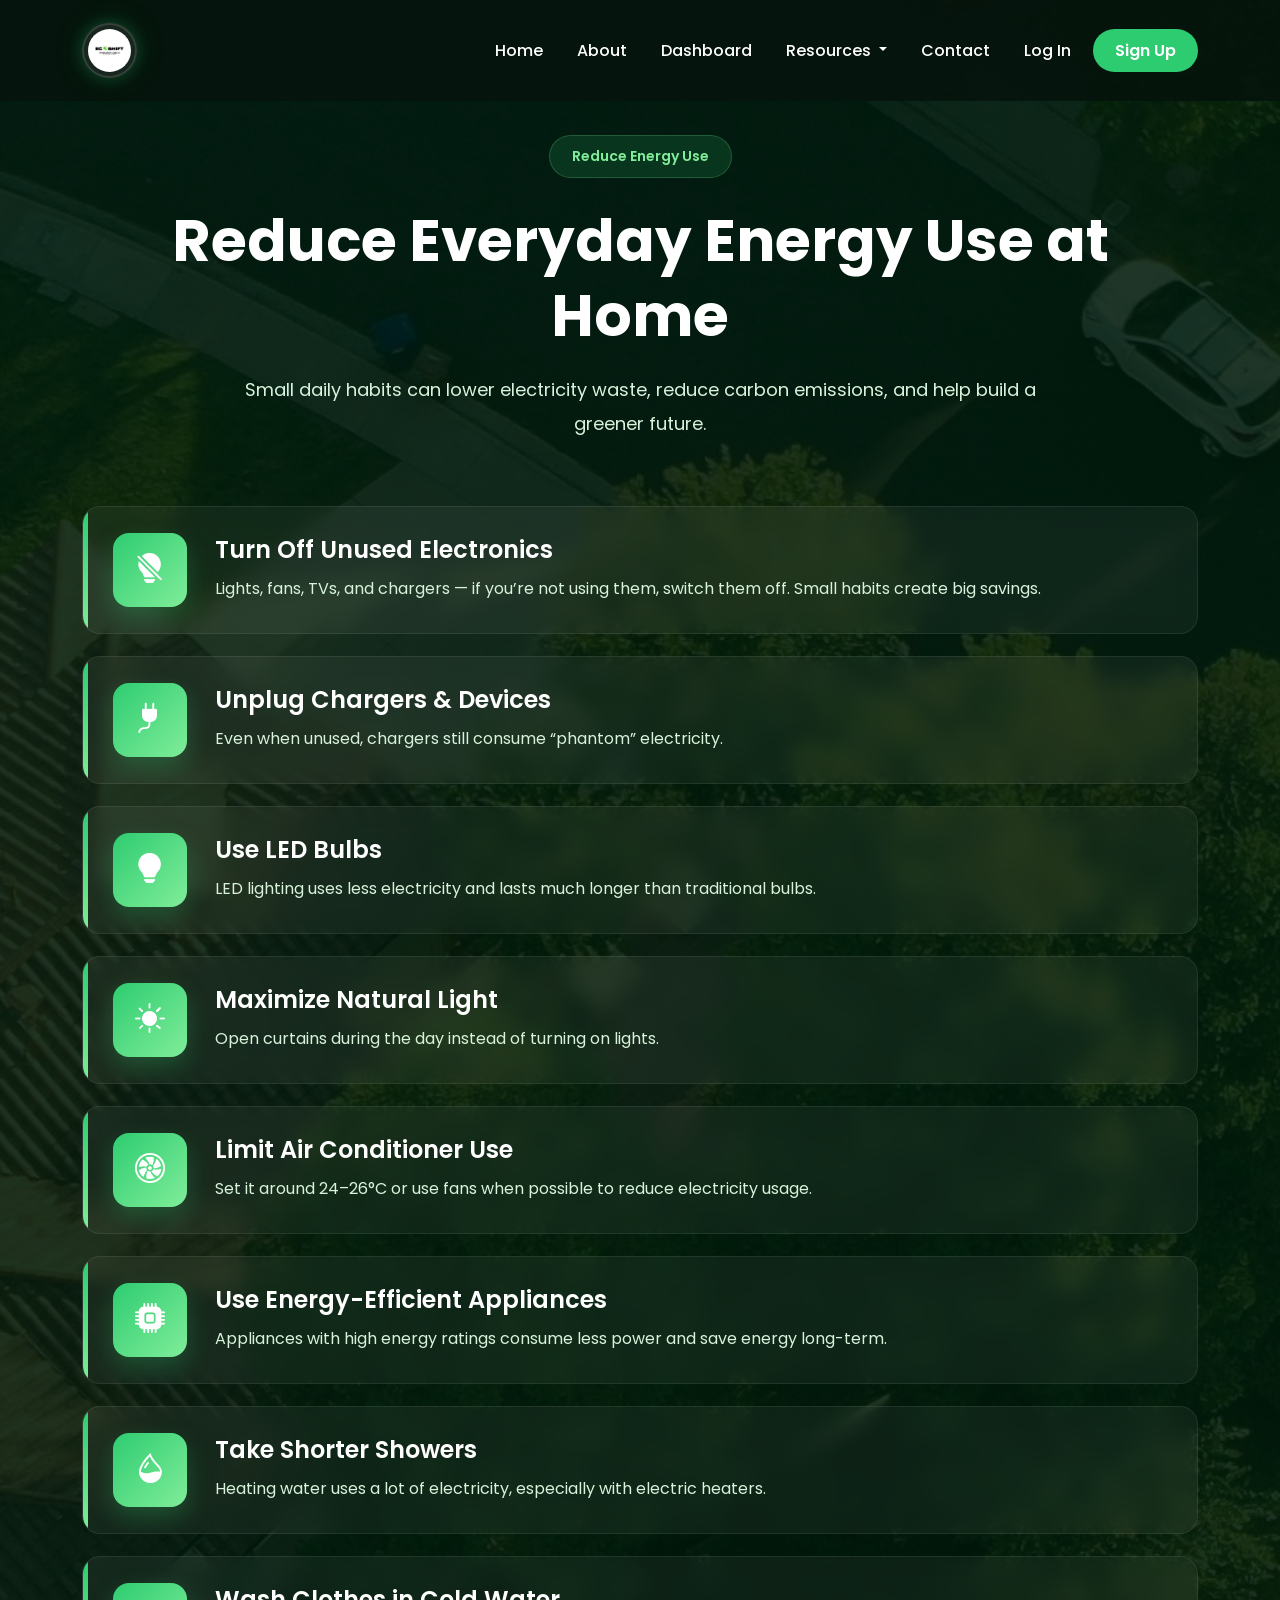
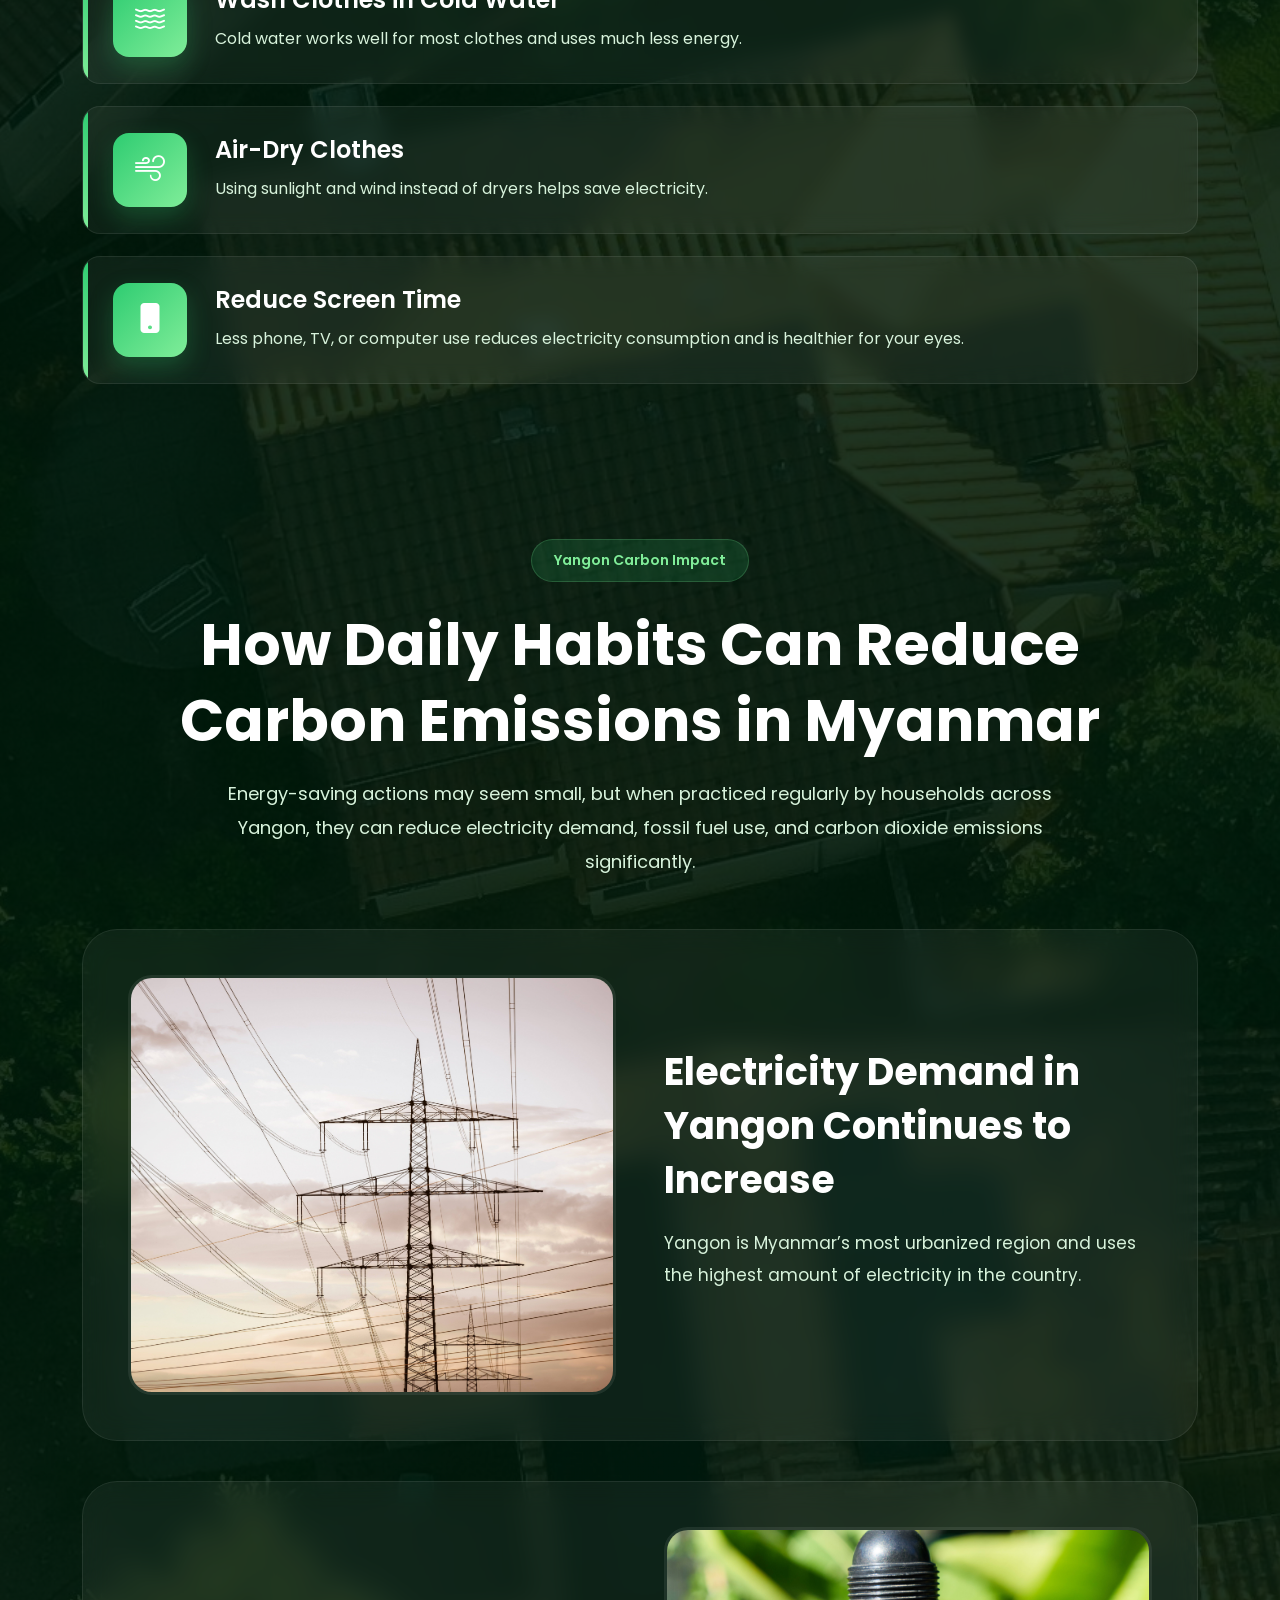
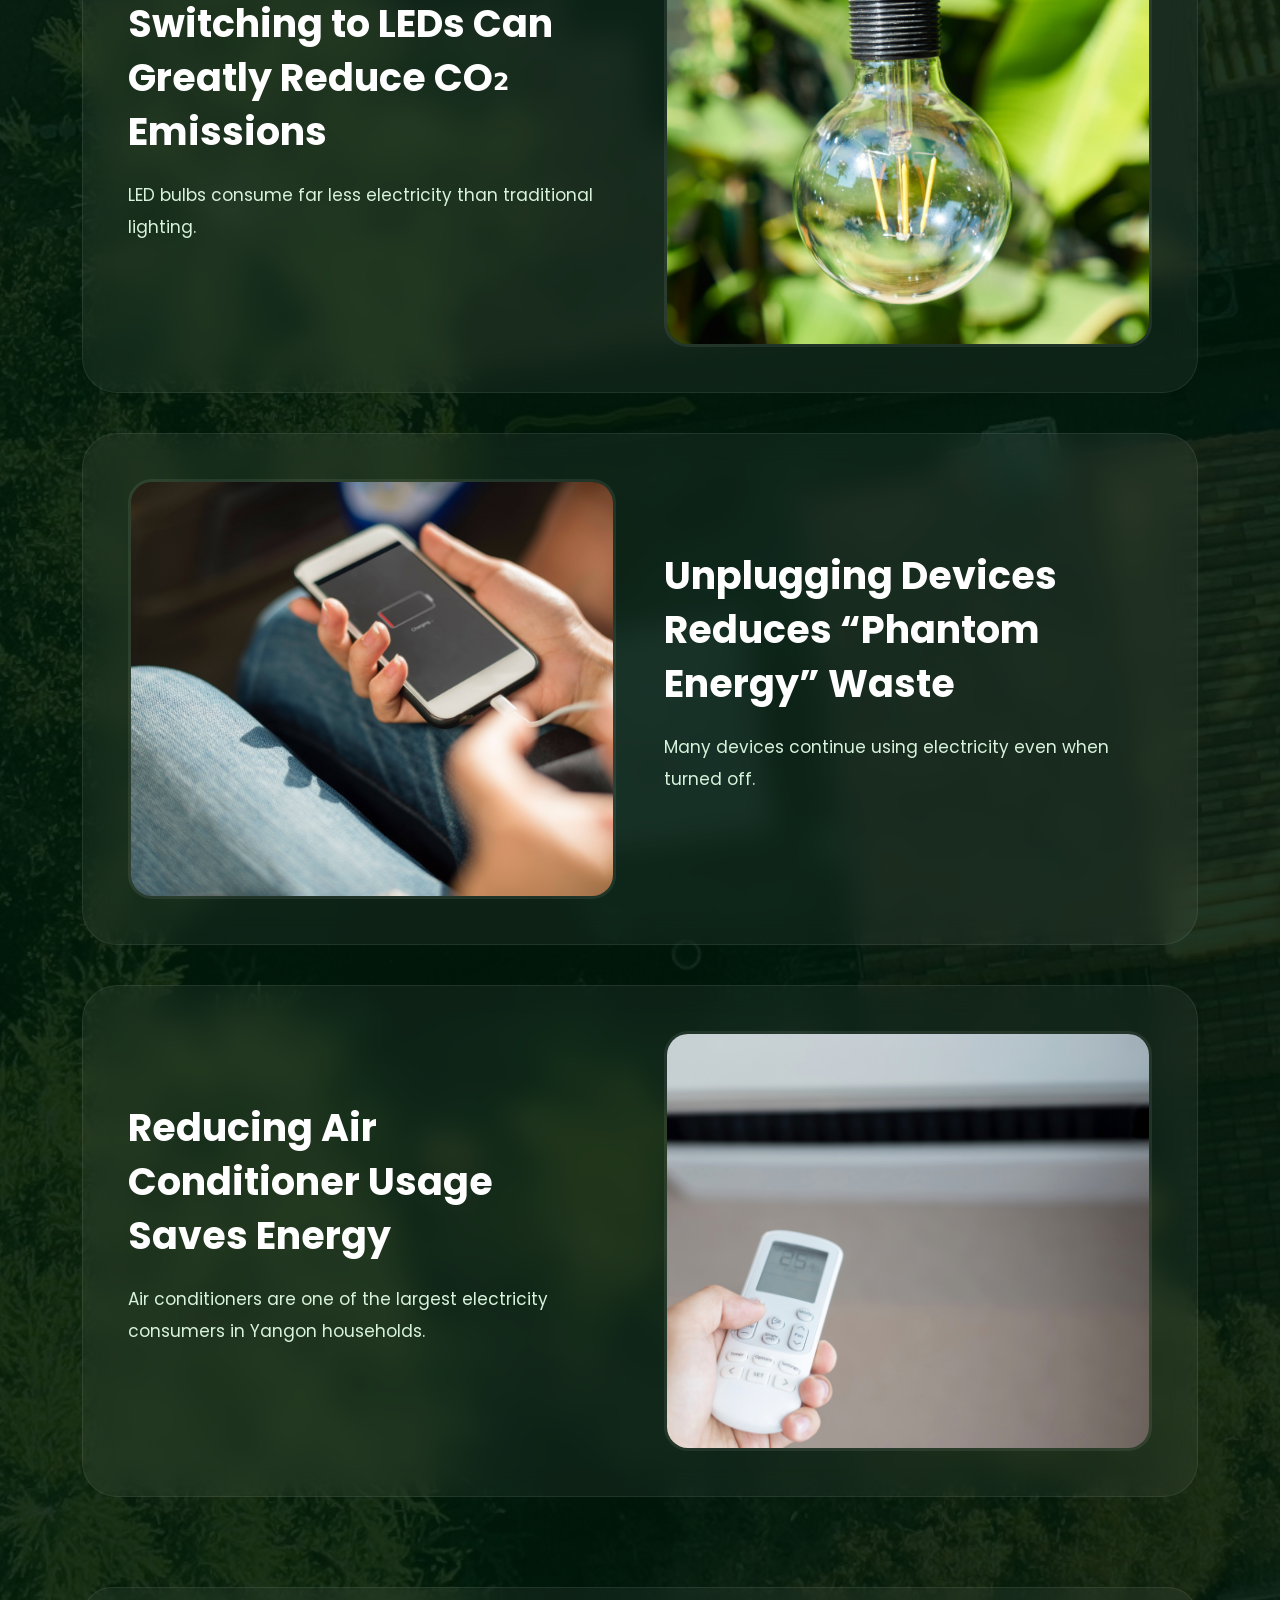
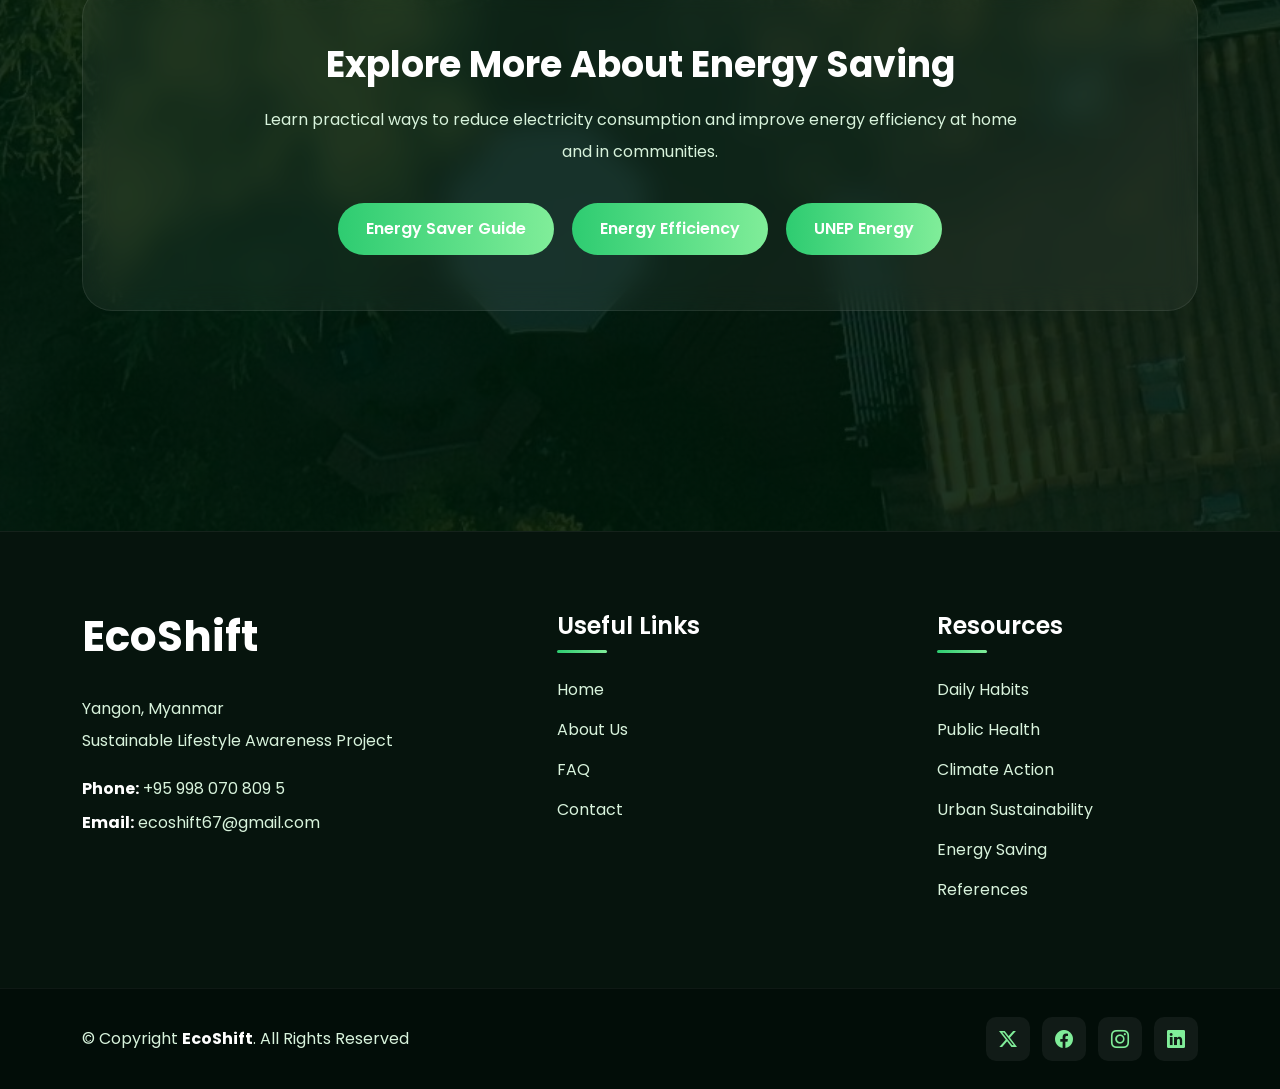
<file: energy.html>
<!DOCTYPE html>
<html lang="en">

<head>

    <meta charset="UTF-8">

    <meta name="viewport" content="width=device-width, initial-scale=1.0">

    <title>Energy Saving | EcoShift</title>

    <link rel="icon" type="image/png" href="images/Eco.png">

    <!-- BOOTSTRAP -->

    <link href="https://cdn.jsdelivr.net/npm/bootstrap@5.3.3/dist/css/bootstrap.min.css" rel="stylesheet">

    <!-- BOOTSTRAP ICONS -->

    <link rel="stylesheet" href="https://cdn.jsdelivr.net/npm/bootstrap-icons@1.11.3/font/bootstrap-icons.min.css">

 <!-- Google Font -->

  <link rel="preconnect" href="https://fonts.googleapis.com">

  <link href="https://fonts.googleapis.com/css2?family=Poppins:wght@300;400;500;600;700&display=swap" rel="stylesheet">
    <!-- AOS CSS -->
    <link rel="stylesheet" href="https://unpkg.com/aos@2.3.4/dist/aos.css" />

    <!-- CSS -->

    <link rel="stylesheet" href="energy.css">

</head>

<body>
    <!-- NAVBAR -->

    <nav class="navbar navbar-expand-lg navbar-dark custom-navbar fixed-top">

        <div class="container">

            <!-- LOGO -->

            <a class="navbar-brand" href="#">
                <img src="images/Eco.png" alt="EcoShift Logo" class="navbar-logo">
            </a>

            <!-- TOGGLER -->

            <button class="navbar-toggler" type="button" data-bs-toggle="collapse" data-bs-target="#navbarNav">

                <span class="navbar-toggler-icon"></span>

            </button>

            <!-- NAV LINKS -->

            <div class="collapse navbar-collapse" id="navbarNav">

                <ul class="navbar-nav ms-auto align-items-lg-center">

                    <!-- HOME -->

                    <li class="nav-item">

                        <a class="nav-link active" href="index.html">
                            Home
                        </a>

                    </li>

                    <!-- ABOUT -->

                    <li class="nav-item">

                        <a class="nav-link" href="about.html">
                            About
                        </a>

                    </li>

                    <!-- DashBoard -->

                    <li class="nav-item">

                        <a class="nav-link" href="dashboard.html">
                            Dashboard
                        </a>
                    </li>
                    </a>

                    </li>
                    <!-- RESOURCES DROPDOWN -->

                    <li class="nav-item dropdown">

                        <a class="nav-link dropdown-toggle" href="#" role="button" data-bs-toggle="dropdown">

                            Resources

                        </a>

                        <ul class="dropdown-menu custom-dropdown">

                            <li>
                                <a class="dropdown-item" href="energy.html">
                                    Energy Saving
                                </a>
                            </li>

                            <li>
                                <a class="dropdown-item" href="carbon.html">
                                    Carbon Reduction
                                </a>
                            </li>

                            <li>
                                <a class="dropdown-item" href="clean_energy.html">
                                    Clean Energy
                                </a>
                            </li>

                            <li>
                                <a class="dropdown-item" href="waste.html">
                                    Waste Reduction
                                </a>
                            </li>

                            <li>
                                <a class="dropdown-item" href="transport.html">
                                    Green Transport
                                </a>
                            </li>

                        </ul>

                    </li>

                    <!-- CONTACT -->

                    <li class="nav-item">

                        <a class="nav-link" href="contact.html">
                            Contact
                        </a>

                    </li>

                    <!-- LOGIN -->

                    <li class="nav-item">

                        <a class="nav-link login-btn" href="#" data-bs-toggle="modal" data-bs-target="#loginModal">

                            Log In

                        </a>

                    </li>

                    <!-- SIGN UP -->

                    <li class="nav-item">

                        <a class="signup-btn" href="#" data-bs-toggle="modal" data-bs-target="#signupModal">

                            Sign Up

                        </a>

                    </li>

                </ul>

            </div>

        </div>

    </nav>

    <!-- HABITS SECTION -->

    <section class="energy-section" data-aos="fade-up">

        <div class="container">

            <!-- TITLE -->

            <span class="mini-tag" data-aos="zoom-in">
                Reduce Energy Use
            </span>

            <div class="energy-title text-center" data-aos="fade-down">

                <h1>
                    Reduce Everyday Energy Use at Home
                </h1>

                <p>
                    Small daily habits can lower electricity waste, reduce carbon emissions,
                    and help build a greener future.
                </p>

            </div>

            <!-- BLOCKS -->

            <div class="energy-wrapper">

                <!-- ITEM -->

                <div class="energy-block" data-aos="fade-right" data-aos-delay="100">

                    <div class="energy-icon">
                        <i class="bi bi-lightbulb-off-fill"></i>
                    </div>

                    <div class="energy-text">

                        <h3>
                            Turn Off Unused Electronics
                        </h3>

                        <p>
                            Lights, fans, TVs, and chargers — if you’re not using them,
                            switch them off. Small habits create big savings.
                        </p>

                    </div>

                </div>

                <!-- ITEM -->

                <div class="energy-block" data-aos="fade-left" data-aos-delay="150">

                    <div class="energy-icon">
                        <i class="bi bi-plug-fill"></i>
                    </div>

                    <div class="energy-text">

                        <h3>
                            Unplug Chargers & Devices
                        </h3>

                        <p>
                            Even when unused, chargers still consume “phantom” electricity.
                        </p>

                    </div>

                </div>

                <!-- ITEM -->

                <div class="energy-block" data-aos="fade-right" data-aos-delay="200">

                    <div class="energy-icon">
                        <i class="bi bi-lightbulb-fill"></i>
                    </div>

                    <div class="energy-text">

                        <h3>
                            Use LED Bulbs
                        </h3>

                        <p>
                            LED lighting uses less electricity and lasts much longer than
                            traditional bulbs.
                        </p>

                    </div>

                </div>

                <!-- ITEM -->

                <div class="energy-block" data-aos="fade-left" data-aos-delay="250">

                    <div class="energy-icon">
                        <i class="bi bi-brightness-high-fill"></i>
                    </div>

                    <div class="energy-text">

                        <h3>
                            Maximize Natural Light
                        </h3>

                        <p>
                            Open curtains during the day instead of turning on lights.
                        </p>

                    </div>

                </div>

                <!-- ITEM -->

                <div class="energy-block" data-aos="fade-right" data-aos-delay="300">

                    <div class="energy-icon">
                        <i class="bi bi-fan"></i>
                    </div>

                    <div class="energy-text">

                        <h3>
                            Limit Air Conditioner Use
                        </h3>

                        <p>
                            Set it around 24–26°C or use fans when possible to reduce
                            electricity usage.
                        </p>

                    </div>

                </div>

                <!-- ITEM -->

                <div class="energy-block" data-aos="fade-left" data-aos-delay="350">

                    <div class="energy-icon">
                        <i class="bi bi-cpu-fill"></i>
                    </div>

                    <div class="energy-text">

                        <h3>
                            Use Energy-Efficient Appliances
                        </h3>

                        <p>
                            Appliances with high energy ratings consume less power and
                            save energy long-term.
                        </p>

                    </div>

                </div>

                <!-- ITEM -->

                <div class="energy-block" data-aos="fade-right" data-aos-delay="400">

                    <div class="energy-icon">
                        <i class="bi bi-droplet-half"></i>
                    </div>

                    <div class="energy-text">

                        <h3>
                            Take Shorter Showers
                        </h3>

                        <p>
                            Heating water uses a lot of electricity, especially with
                            electric heaters.
                        </p>

                    </div>

                </div>

                <!-- ITEM -->

                <div class="energy-block" data-aos="fade-left" data-aos-delay="450">

                    <div class="energy-icon">
                        <i class="bi bi-water"></i>
                    </div>

                    <div class="energy-text">

                        <h3>
                            Wash Clothes in Cold Water
                        </h3>

                        <p>
                            Cold water works well for most clothes and uses much less energy.
                        </p>

                    </div>

                </div>

                <!-- ITEM -->

                <div class="energy-block" data-aos="fade-right" data-aos-delay="500">

                    <div class="energy-icon">
                        <i class="bi bi-wind"></i>
                    </div>

                    <div class="energy-text">

                        <h3>
                            Air-Dry Clothes
                        </h3>

                        <p>
                            Using sunlight and wind instead of dryers helps save electricity.
                        </p>

                    </div>

                </div>

                <!-- ITEM -->

                <div class="energy-block" data-aos="fade-left" data-aos-delay="550">

                    <div class="energy-icon">
                        <i class="bi bi-phone-fill"></i>
                    </div>

                    <div class="energy-text">

                        <h3>
                            Reduce Screen Time
                        </h3>

                        <p>
                            Less phone, TV, or computer use reduces electricity consumption
                            and is healthier for your eyes.
                        </p>

                    </div>

                </div>

            </div>

        </div>

        <!-- YANGON CARBON IMPACT SECTION -->

        <section class="yangon-impact-section" data-aos="fade-up">

            <div class="container">

                <div class="impact-title text-center" data-aos="fade-down">

                    <span class="mini-tag">
                        Yangon Carbon Impact
                    </span>

                    <h2>
                        How Daily Habits Can Reduce Carbon Emissions in Myanmar
                    </h2>

                    <p>
                        Energy-saving actions may seem small, but when practiced regularly
                        by households across Yangon, they can reduce electricity demand,
                        fossil fuel use, and carbon dioxide emissions significantly.
                    </p>

                </div>

                <!-- SECTION 1 -->

                <div class="impact-box" data-aos="fade-right">

                    <div class="row align-items-center g-5">

                        <div class="col-lg-6" data-aos="zoom-in">

                            <img src="images/couleur-wires-7997980 (1).jpg" class="impact-image" alt="Yangon Electricity">

                        </div>

                        <div class="col-lg-6" data-aos="fade-left">

                            <div class="impact-content">

                                <h3>
                                    Electricity Demand in Yangon Continues to Increase
                                </h3>

                                <p>
                                    Yangon is Myanmar’s most urbanized region and uses the highest
                                    amount of electricity in the country.
                                </p>

                            </div>

                        </div>

                    </div>

                </div>

                <!-- SECTION 2 -->

                <div class="impact-box" data-aos="fade-left">

                    <div class="row align-items-center g-5 flex-lg-row-reverse">

                        <div class="col-lg-6" data-aos="zoom-in">

                            <img src="images/engin_akyurt-lamp-3737119 (1).jpg" class="impact-image"
                                alt="LED Energy Saving">

                        </div>

                        <div class="col-lg-6" data-aos="fade-right">

                            <div class="impact-content">

                                <h3>
                                    Switching to LEDs Can Greatly Reduce CO₂ Emissions
                                </h3>

                                <p>
                                    LED bulbs consume far less electricity than traditional lighting.
                                </p>

                            </div>

                        </div>

                    </div>

                </div>

                <!-- SECTION 3 -->

                <div class="impact-box" data-aos="fade-right">

                    <div class="row align-items-center g-5">

                        <div class="col-lg-6" data-aos="zoom-in">

                            <img src="images/stocksnap-smartphone-2568602 (1).jpg" class="impact-image"
                                alt="Unplug Devices">

                        </div>

                        <div class="col-lg-6" data-aos="fade-left">

                            <div class="impact-content">

                                <h3>
                                    Unplugging Devices Reduces “Phantom Energy” Waste
                                </h3>

                                <p>
                                    Many devices continue using electricity even when turned off.
                                </p>

                            </div>

                        </div>

                    </div>

                </div>

                <!-- SECTION 4 -->

                <div class="impact-box" data-aos="fade-left">

                    <div class="row align-items-center g-5 flex-lg-row-reverse">

                        <div class="col-lg-6" data-aos="zoom-in">

                            <img src="images/u_ssfofehsaj-air-conditioner-8843842 (1).png" class="impact-image"
                                alt="Air Conditioner">

                        </div>

                        <div class="col-lg-6" data-aos="fade-right">

                            <div class="impact-content">

                                <h3>
                                    Reducing Air Conditioner Usage Saves Energy
                                </h3>

                                <p>
                                    Air conditioners are one of the largest electricity consumers
                                    in Yangon households.
                                </p>

                            </div>

                        </div>

                    </div>

                </div>

                            <!-- ENERGY SAVING LEARN MORE -->

            <div class="learn-more text-center">

                <h3>
                    Explore More About Energy Saving
                </h3>

                <p>
                    Learn practical ways to reduce electricity consumption
                    and improve energy efficiency at home and in communities.
                </p>

                <div class="learn-links">

                    <a href="https://www.energy.gov/energysaver/energy-saver" target="_blank">
                        Energy Saver Guide
                    </a>

                    <a href="https://www.iea.org/topics/energy-efficiency" target="_blank">
                        Energy Efficiency
                    </a>

                    <a href="https://www.unep.org/topics/energy" target="_blank">
                        UNEP Energy
                    </a>

                </div>

            </div>

            </div>

        </section>

    </section>

    <!-- FOOTER -->

    <footer class="footer" id="footer">

        <div class="container">

            <div class="row gy-5 justify-content-between">

                <!-- LEFT -->

                <div class="col-lg-4 col-md-6">

                    <h3 class="footer-logo">
                        EcoShift
                    </h3>

                    <p class="footer-info">
                        Yangon, Myanmar
                        <br>
                        Sustainable Lifestyle Awareness Project
                    </p>

                    <p class="footer-contact">
                        <strong>Phone:</strong> +95 998 070 809 5
                    </p>

                    <p class="footer-contact">
                        <strong>Email:</strong> ecoshift67@gmail.com
                    </p>

                </div>

                <!-- LINKS -->

                <div class="col-lg-3 col-md-6">

                    <h4 class="footer-title">
                        Useful Links
                    </h4>

                    <ul class="footer-links">

                        <li><a href="#">Home</a></li>

                        <li><a href="#about">About Us</a></li>

                        <li><a href="#faq">FAQ</a></li>

                        <li><a href="#footer">Contact</a></li>

                    </ul>

                </div>

                <!-- RESOURCES -->

                <div class="col-lg-3 col-md-6">

                    <h4 class="footer-title">
                        Resources
                    </h4>

                    <ul class="footer-links">

                        <li><a href="energy.html">Daily Habits</a></li>

                        <li><a href="carbon.html">Public Health</a></li>

                        <li><a href="clean_energy.html">Climate Action</a></li>

                        <li><a href="waste.html">Urban Sustainability</a></li>

                        <li><a href="transport.html">Energy Saving</a></li>

                        <li><a href="references.html">References</a></li>

                    </ul>

                </div>

            </div>

        </div>

        <!-- FOOTER BOTTOM -->

        <div class="footer-bottom">

            <div class="container">

                <div class="footer-bottom-wrapper">

                    <!-- COPYRIGHT -->

                    <div class="copyright">

                        © Copyright <strong>EcoShift</strong>.
                        All Rights Reserved
                        <br>

                    </div>

                    <!-- SOCIALS -->

                    <div class="footer-socials">

                        <a href="#"><i class="bi bi-twitter-x"></i></a>

                        <a href="#"><i class="bi bi-facebook"></i></a>

                        <a href="#"><i class="bi bi-instagram"></i></a>

                        <a href="#"><i class="bi bi-linkedin"></i></a>

                    </div>

                </div>

            </div>

        </div>

    </footer>

    </section>

    </div>

    </section>
    <!-- SIGN UP MODAL -->

    <div class="modal fade" id="signupModal" tabindex="-1">

        <div class="modal-dialog modal-dialog-centered modal-lg">

            <div class="modal-content custom-modal">

                <div class="row g-0">

                    <!-- IMAGE -->

                    <div class="col-lg-5 d-none d-lg-block">

                        <img src="images/bergadder-trees-975091 (1).jpg" class="modal-image" alt="">

                    </div>

                    <!-- FORM -->

                    <div class="col-lg-7">

                        <div class="modal-header border-0">

                            <h2 class="modal-title custom-modal-title">
                                Create Account
                            </h2>

                            <button type="button" class="btn-close btn-close-white" data-bs-dismiss="modal">
                            </button>

                        </div>

                        <div class="modal-body">

                            <form>

                                <div class="mb-3">

                                    <input type="text" class="form-control custom-input" placeholder="Full Name">

                                </div>

                                <div class="mb-3">

                                    <input type="email" class="form-control custom-input" placeholder="Email Address">

                                </div>

                                <div class="mb-3">

                                    <input type="password" class="form-control custom-input" placeholder="Password">

                                </div>

                                <div class="mb-4">

                                    <input type="password" class="form-control custom-input"
                                        placeholder="Confirm Password">

                                </div>

                                <button class="btn modal-btn w-100">
                                    Sign Up
                                </button>

                                <p class="text-center mt-4 text-white">

                                    Already have an account?

                                    <a href="#" class="switch-link" data-bs-dismiss="modal" data-bs-toggle="modal"
                                        data-bs-target="#loginModal">

                                        Login

                                    </a>

                                </p>

                            </form>

                        </div>

                    </div>

                </div>

            </div>

        </div>

    </div>

    <!-- LOGIN MODAL -->

    <div class="modal fade" id="loginModal" tabindex="-1">

        <div class="modal-dialog modal-dialog-centered">

            <div class="modal-content custom-modal">

                <div class="modal-header border-0">

                    <h2 class="modal-title custom-modal-title">
                        Welcome Back
                    </h2>

                    <button type="button" class="btn-close btn-close-white" data-bs-dismiss="modal">
                    </button>

                </div>

                <div class="modal-body">

                    <form>

                        <div class="mb-3">

                            <input type="email" class="form-control custom-input" placeholder="Email Address">

                        </div>

                        <div class="mb-4">

                            <input type="password" class="form-control custom-input" placeholder="Password">

                        </div>

                        <button class="btn modal-btn w-100">
                            Login
                        </button>

                        <p class="text-center mt-4 text-white">

                            Don't have an account?

                            <a href="#" class="switch-link" data-bs-dismiss="modal" data-bs-toggle="modal"
                                data-bs-target="#signupModal">

                                Sign Up

                            </a>

                        </p>

                    </form>

                </div>

            </div>

        </div>

    </div>
    <!-- BOOTSTRAP JS -->

    <script src="https://cdn.jsdelivr.net/npm/bootstrap@5.3.3/dist/js/bootstrap.bundle.min.js"></script>

    <!-- AOS JS -->
    <script src="https://unpkg.com/aos@2.3.4/dist/aos.js"></script>

    <script>
        AOS.init({
            duration: 1000,
            once: true,
            offset: 100
        });
    </script>
</body>

</html>
</file>
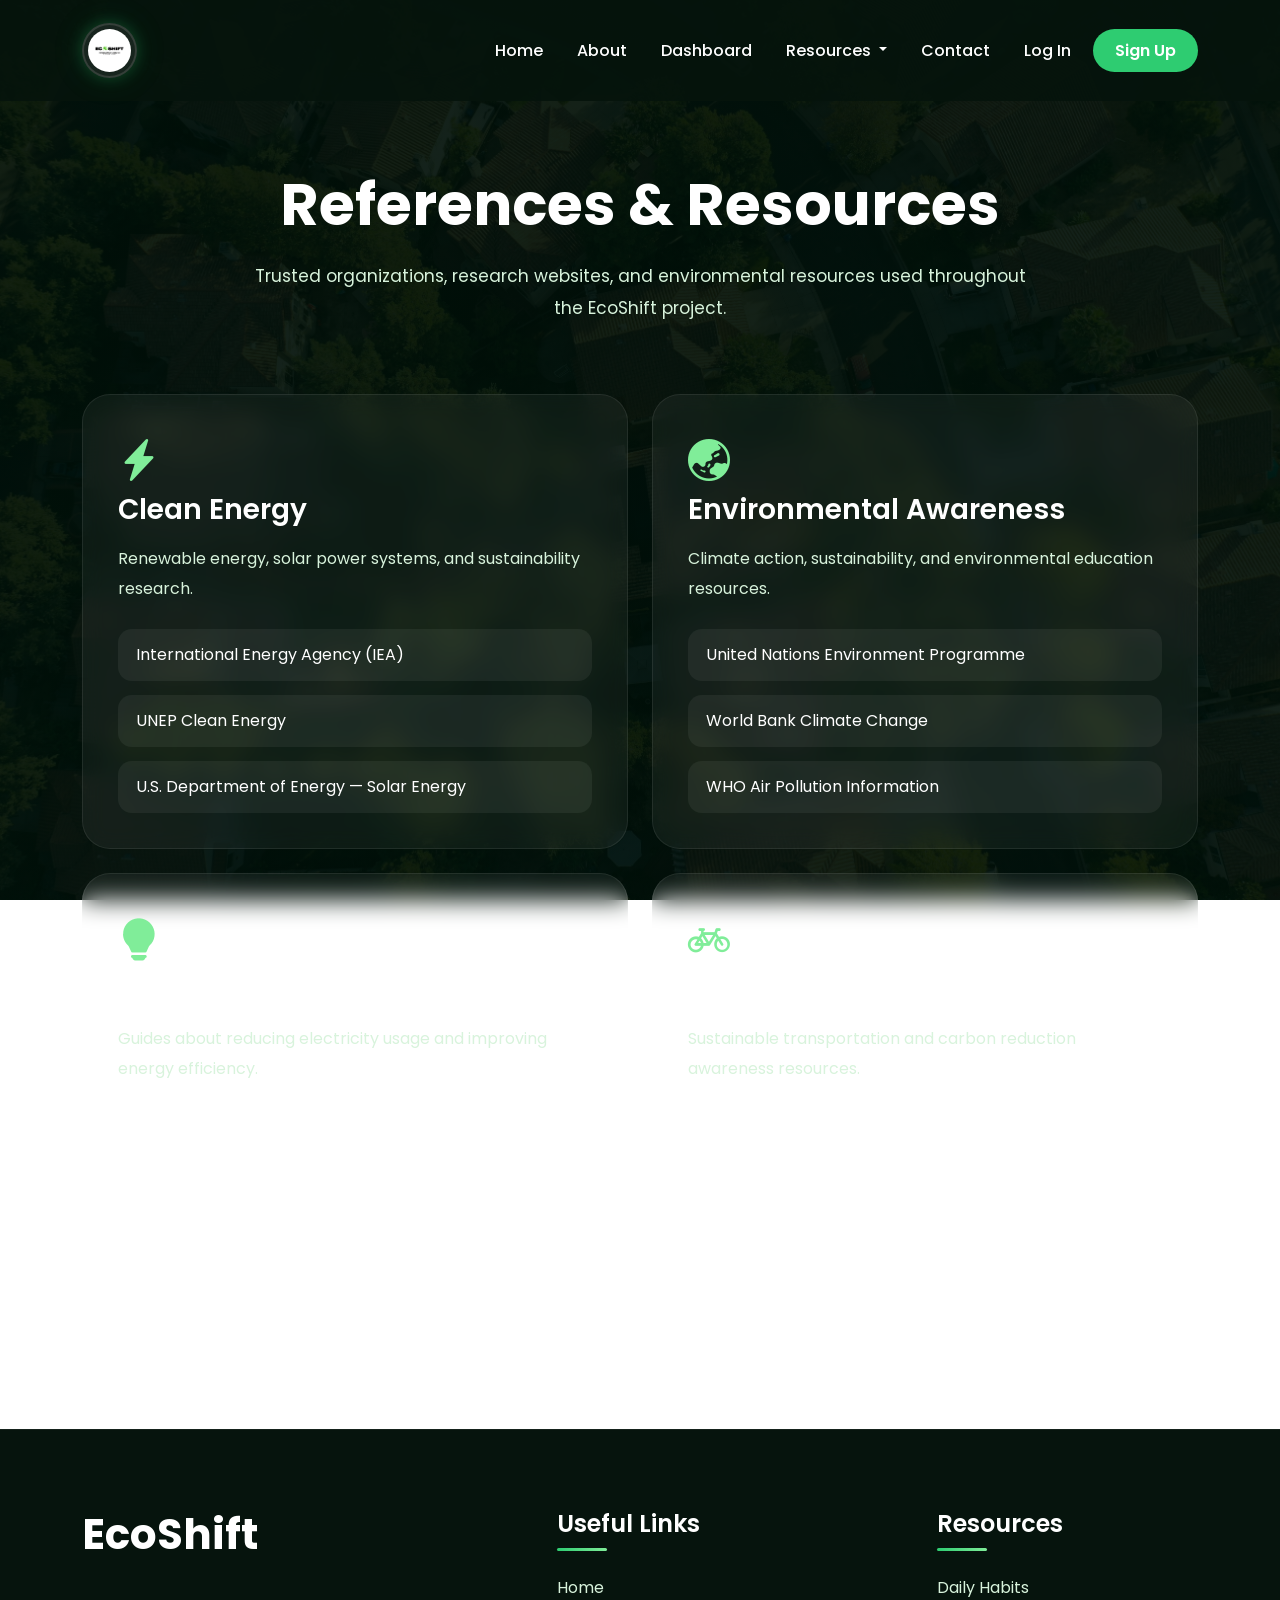
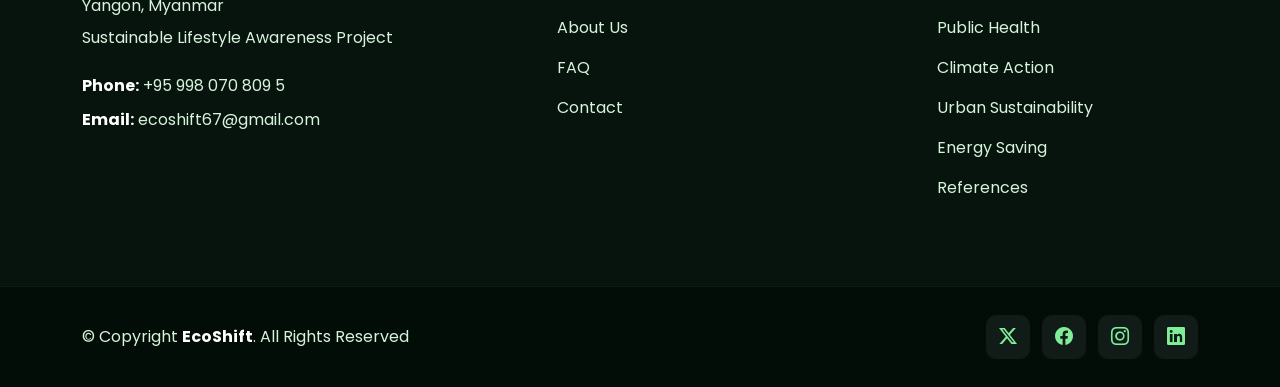
<file: references.html>
<!DOCTYPE html>
<html lang="en">

<head>

    <meta charset="UTF-8">
    <meta name="viewport" content="width=device-width, initial-scale=1.0">

    <title>References | EcoShift</title>

    <link rel="icon" type="image/png" href="images/Eco.png">

    <!-- BOOTSTRAP -->
    <link href="https://cdn.jsdelivr.net/npm/bootstrap@5.3.3/dist/css/bootstrap.min.css" rel="stylesheet">

    <!-- BOOTSTRAP ICONS -->
    <link rel="stylesheet" href="https://cdn.jsdelivr.net/npm/bootstrap-icons@1.11.3/font/bootstrap-icons.min.css">

    <!-- GOOGLE FONT -->
    <link rel="preconnect" href="https://fonts.googleapis.com">

    <link href="https://fonts.googleapis.com/css2?family=Poppins:wght@300;400;500;600;700&display=swap"
        rel="stylesheet">

    <!-- AOS -->
    <link href="https://unpkg.com/aos@2.3.4/dist/aos.css" rel="stylesheet">

    <!-- CSS -->
    <link rel="stylesheet" href="references.css">

</head>

<body>

    <!-- NAVBAR -->

    <nav class="navbar navbar-expand-lg navbar-dark custom-navbar fixed-top">

        <div class="container">

            <!-- LOGO -->

            <a class="navbar-brand" href="#">
                <img src="images/Eco.png" alt="EcoShift Logo" class="navbar-logo">
            </a>

            <!-- TOGGLER -->

            <button class="navbar-toggler" type="button" data-bs-toggle="collapse" data-bs-target="#navbarNav">

                <span class="navbar-toggler-icon"></span>

            </button>

            <!-- NAV LINKS -->

            <div class="collapse navbar-collapse" id="navbarNav">

                <ul class="navbar-nav ms-auto align-items-lg-center">

                    <!-- HOME -->

                    <li class="nav-item">

                        <a class="nav-link active" href="index.html">
                            Home
                        </a>

                    </li>

                    <!-- ABOUT -->

                    <li class="nav-item">

                        <a class="nav-link" href="about.html">
                            About
                        </a>

                    </li>

                    <!-- DashBoard -->

                    <li class="nav-item">

                        <a class="nav-link" href="dashboard.html">
                            Dashboard
                        </a>
                    </li>
                    </a>

                    </li>
                    <!-- RESOURCES DROPDOWN -->

                    <li class="nav-item dropdown">

                        <a class="nav-link dropdown-toggle" href="#" role="button" data-bs-toggle="dropdown">

                            Resources

                        </a>

                        <ul class="dropdown-menu custom-dropdown">

                            <li>
                                <a class="dropdown-item" href="energy.html">
                                    Energy Saving
                                </a>
                            </li>

                            <li>
                                <a class="dropdown-item" href="carbon.html">
                                    Carbon Reduction
                                </a>
                            </li>

                            <li>
                                <a class="dropdown-item" href="clean_energy.html">
                                    Clean Energy
                                </a>
                            </li>

                            <li>
                                <a class="dropdown-item" href="waste.html">
                                    Waste Reduction
                                </a>
                            </li>

                            <li>
                                <a class="dropdown-item" href="transport.html">
                                    Green Transport
                                </a>
                            </li>

                        </ul>

                    </li>

                    <!-- CONTACT -->

                    <li class="nav-item">

                        <a class="nav-link" href="contact.html">
                            Contact
                        </a>

                    </li>

                    <!-- LOGIN -->

                    <li class="nav-item">

                        <a class="nav-link login-btn" href="#" data-bs-toggle="modal" data-bs-target="#loginModal">

                            Log In

                        </a>

                    </li>

                    <!-- SIGN UP -->

                    <li class="nav-item">

                        <a class="signup-btn" href="#" data-bs-toggle="modal" data-bs-target="#signupModal">

                            Sign Up

                        </a>

                    </li>

                </ul>

            </div>

        </div>

    </nav>

    <!-- REFERENCES SECTION -->

    <section class="references-section">

        <div class="container">

            <!-- TITLE -->

            <div class="page-title" data-aos="fade-up">

                <h1>
                    References & Resources
                </h1>

                <p>
                    Trusted organizations, research websites, and environmental
                    resources used throughout the EcoShift project.
                </p>

            </div>

            <div class="row g-4">

                <!-- CARD 1 -->

                <div class="col-lg-6" data-aos="fade-up">

                    <div class="reference-card">

                        <i class="bi bi-lightning-charge-fill"></i>

                        <h3>
                            Clean Energy
                        </h3>

                        <p>
                            Renewable energy, solar power systems,
                            and sustainability research.
                        </p>

                        <div class="reference-links">

                            <a href="https://www.iea.org/energy-system/renewables" target="_blank">

                                International Energy Agency (IEA)

                            </a>

                            <a href="https://www.unep.org/explore-topics/energy" target="_blank">

                                UNEP Clean Energy

                            </a>

                            <a href="https://www.energy.gov/eere/solar/solar-energy-technologies-office"
                                target="_blank">

                                U.S. Department of Energy — Solar Energy

                            </a>

                        </div>

                    </div>

                </div>

                <!-- CARD 2 -->

                <div class="col-lg-6" data-aos="fade-up" data-aos-delay="100">

                    <div class="reference-card">

                        <i class="bi bi-globe-asia-australia"></i>

                        <h3>
                            Environmental Awareness
                        </h3>

                        <p>
                            Climate action, sustainability,
                            and environmental education resources.
                        </p>

                        <div class="reference-links">

                            <a href="https://www.unep.org/" target="_blank">

                                United Nations Environment Programme

                            </a>

                            <a href="https://www.worldbank.org/en/topic/climatechange" target="_blank">

                                World Bank Climate Change

                            </a>

                            <a href="https://www.who.int/health-topics/air-pollution" target="_blank">

                                WHO Air Pollution Information

                            </a>

                        </div>

                    </div>

                </div>

                <!-- CARD 3 -->

                <div class="col-lg-6" data-aos="fade-up" data-aos-delay="200">

                    <div class="reference-card">

                        <i class="bi bi-lightbulb-fill"></i>

                        <h3>
                            Energy Saving
                        </h3>

                        <p>
                            Guides about reducing electricity usage
                            and improving energy efficiency.
                        </p>

                        <div class="reference-links">

                            <a href="https://www.energy.gov/energysaver/energy-saver" target="_blank">

                                Energy Saver Guide

                            </a>

                            <a href="https://www.energystar.gov/" target="_blank">

                                ENERGY STAR

                            </a>

                            <a href="https://www.nrdc.org/stories/energy-efficiency" target="_blank">

                                NRDC Energy Efficiency

                            </a>

                        </div>

                    </div>

                </div>

                <!-- CARD 4 -->

                <div class="col-lg-6" data-aos="fade-up" data-aos-delay="300">

                    <div class="reference-card">

                        <i class="bi bi-bicycle"></i>

                        <h3>
                            Green Transportation
                        </h3>

                        <p>
                            Sustainable transportation
                            and carbon reduction awareness resources.
                        </p>

                        <div class="reference-links">

                            <a href="https://www.un.org/en/climatechange/raising-ambition/renewable-energy"
                                target="_blank">

                                United Nations Climate Action

                            </a>

                            <a href="https://www.iea.org/topics/transport" target="_blank">

                                IEA Transportation

                            </a>

                            <a href="https://www.epa.gov/greenvehicles" target="_blank">

                                EPA Green Vehicles

                            </a>

                        </div>

                    </div>

                </div>

            </div>

        </div>
        
    </section>

    <!-- FOOTER -->

    <footer class="footer" id="footer">

        <div class="container">

            <div class="row gy-5 justify-content-between">

                <!-- LEFT -->

                <div class="col-lg-4 col-md-6">

                    <h3 class="footer-logo">
                        EcoShift
                    </h3>

                    <p class="footer-info">
                        Yangon, Myanmar
                        <br>
                        Sustainable Lifestyle Awareness Project
                    </p>

                    <p class="footer-contact">
                        <strong>Phone:</strong> +95 998 070 809 5
                    </p>

                    <p class="footer-contact">
                        <strong>Email:</strong> ecoshift67@gmail.com
                    </p>

                </div>

                <!-- LINKS -->

                <div class="col-lg-3 col-md-6">

                    <h4 class="footer-title">
                        Useful Links
                    </h4>

                    <ul class="footer-links">

                        <li><a href="#">Home</a></li>

                        <li><a href="#about">About Us</a></li>

                        <li><a href="#faq">FAQ</a></li>

                        <li><a href="#footer">Contact</a></li>

                    </ul>

                </div>

                <!-- RESOURCES -->

                <div class="col-lg-3 col-md-6">

                    <h4 class="footer-title">
                        Resources
                    </h4>

                    <ul class="footer-links">

                        <li><a href="energy.html">Daily Habits</a></li>

                        <li><a href="carbon.html">Public Health</a></li>

                        <li><a href="clean_energy.html">Climate Action</a></li>

                        <li><a href="waste.html">Urban Sustainability</a></li>

                        <li><a href="transport.html">Energy Saving</a></li>

                        <li><a href="references.html">References</a></li>

                    </ul>

                </div>

            </div>

        </div>

        <!-- FOOTER BOTTOM -->

        <div class="footer-bottom">

            <div class="container">

                <div class="footer-bottom-wrapper">

                    <!-- COPYRIGHT -->

                    <div class="copyright">

                        © Copyright <strong>EcoShift</strong>.
                        All Rights Reserved
                        <br>

                    </div>

                    <!-- SOCIALS -->

                    <div class="footer-socials">

                        <a href="#"><i class="bi bi-twitter-x"></i></a>

                        <a href="#"><i class="bi bi-facebook"></i></a>

                        <a href="#"><i class="bi bi-instagram"></i></a>

                        <a href="#"><i class="bi bi-linkedin"></i></a>

                    </div>

                </div>

            </div>

        </div>

    </footer>

    </section>

    </div>

    </section>
    <!-- SIGN UP MODAL -->

    <div class="modal fade" id="signupModal" tabindex="-1">

        <div class="modal-dialog modal-dialog-centered modal-lg">

            <div class="modal-content custom-modal">

                <div class="row g-0">

                    <!-- IMAGE -->

                    <div class="col-lg-5 d-none d-lg-block">

                        <img src="images/bergadder-trees-975091 (1).jpg" class="modal-image" alt="">

                    </div>

                    <!-- FORM -->

                    <div class="col-lg-7">

                        <div class="modal-header border-0">

                            <h2 class="modal-title custom-modal-title">
                                Create Account
                            </h2>

                            <button type="button" class="btn-close btn-close-white" data-bs-dismiss="modal">
                            </button>

                        </div>

                        <div class="modal-body">

                            <form>

                                <div class="mb-3">

                                    <input type="text" class="form-control custom-input" placeholder="Full Name">

                                </div>

                                <div class="mb-3">

                                    <input type="email" class="form-control custom-input" placeholder="Email Address">

                                </div>

                                <div class="mb-3">

                                    <input type="password" class="form-control custom-input" placeholder="Password">

                                </div>

                                <div class="mb-4">

                                    <input type="password" class="form-control custom-input"
                                        placeholder="Confirm Password">

                                </div>

                                <button class="btn modal-btn w-100">
                                    Sign Up
                                </button>

                                <p class="text-center mt-4 text-white">

                                    Already have an account?

                                    <a href="#" class="switch-link" data-bs-dismiss="modal" data-bs-toggle="modal"
                                        data-bs-target="#loginModal">

                                        Login

                                    </a>

                                </p>

                            </form>

                        </div>

                    </div>

                </div>

            </div>

        </div>

    </div>

    <!-- LOGIN MODAL -->

    <div class="modal fade" id="loginModal" tabindex="-1">

        <div class="modal-dialog modal-dialog-centered">

            <div class="modal-content custom-modal">

                <div class="modal-header border-0">

                    <h2 class="modal-title custom-modal-title">
                        Welcome Back
                    </h2>

                    <button type="button" class="btn-close btn-close-white" data-bs-dismiss="modal">
                    </button>

                </div>

                <div class="modal-body">

                    <form>

                        <div class="mb-3">

                            <input type="email" class="form-control custom-input" placeholder="Email Address">

                        </div>

                        <div class="mb-4">

                            <input type="password" class="form-control custom-input" placeholder="Password">

                        </div>

                        <button class="btn modal-btn w-100">
                            Login
                        </button>

                        <p class="text-center mt-4 text-white">

                            Don't have an account?

                            <a href="#" class="switch-link" data-bs-dismiss="modal" data-bs-toggle="modal"
                                data-bs-target="#signupModal">

                                Sign Up

                            </a>

                        </p>

                    </form>

                </div>

            </div>

        </div>

    </div>

    <!-- BOOTSTRAP -->

    <script src="https://cdn.jsdelivr.net/npm/bootstrap@5.3.3/dist/js/bootstrap.bundle.min.js">
    </script>

    <!-- AOS -->

    <script src="https://unpkg.com/aos@2.3.4/dist/aos.js"></script>

    <script>

        AOS.init({
            duration: 1000,
            once: true
        });

    </script>

</body>

</html>
</file>
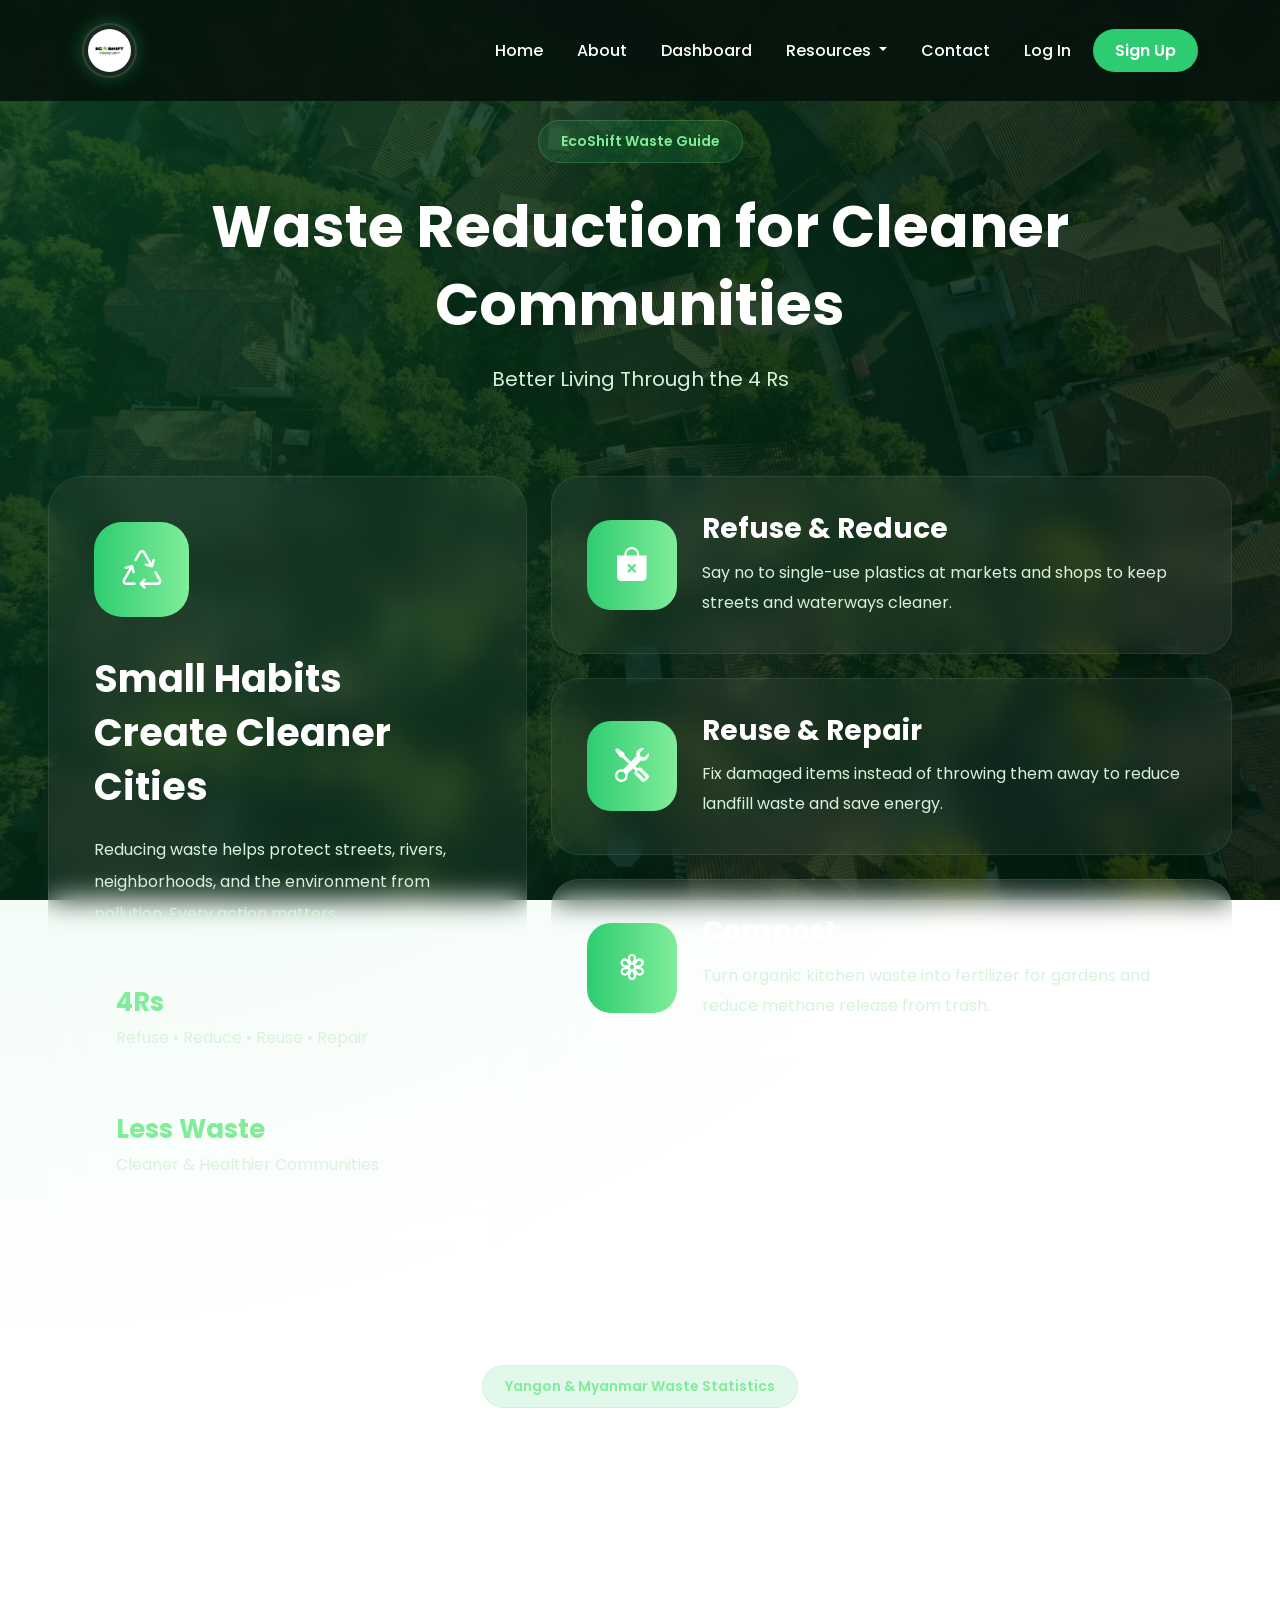
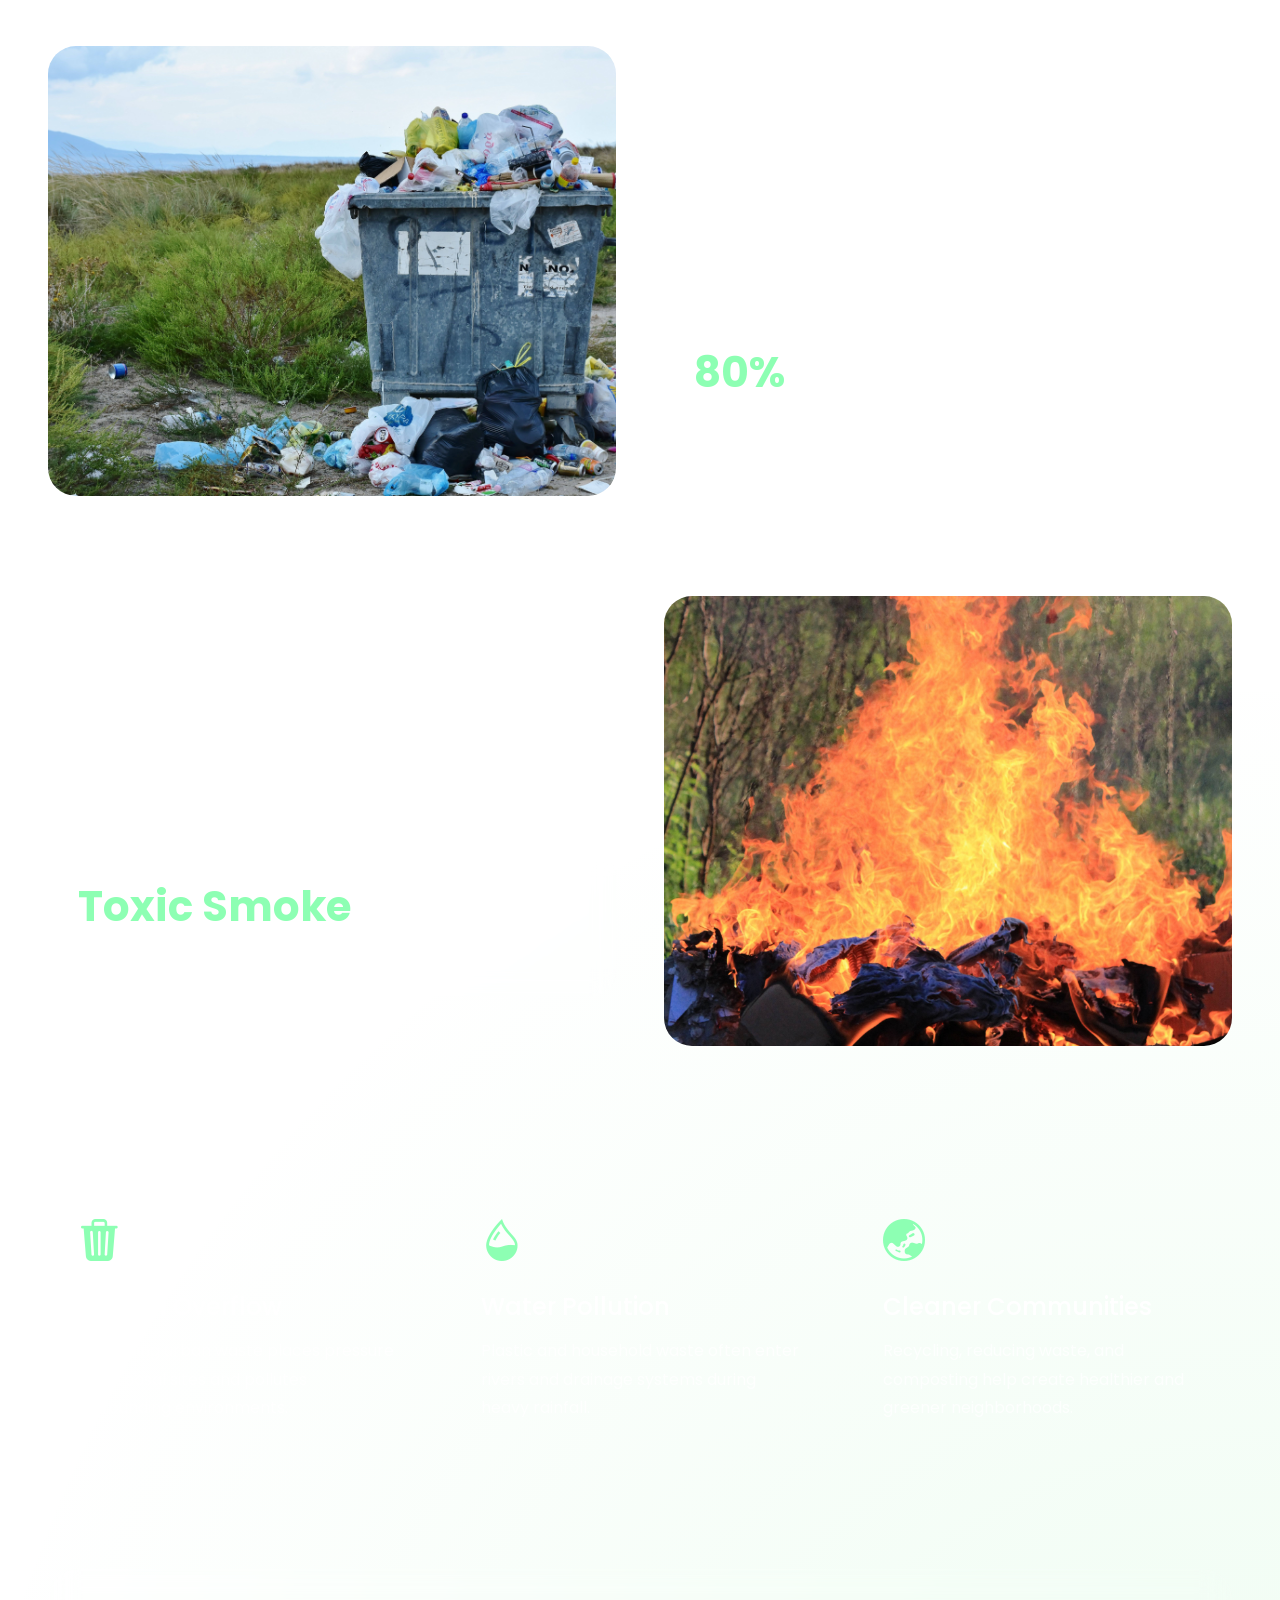
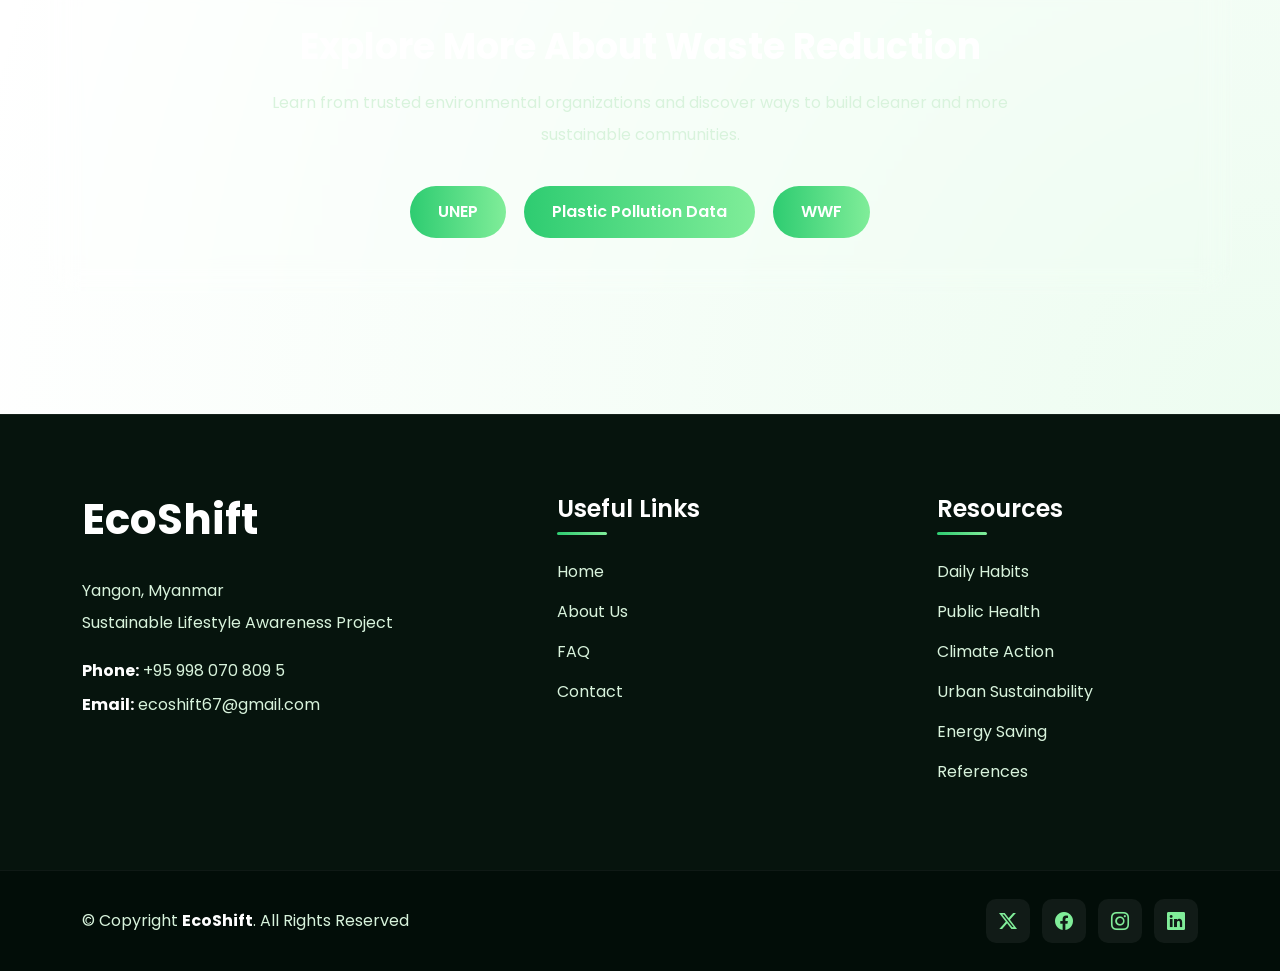
<file: waste.html>
<!DOCTYPE html>
<html lang="en">

<head>

    <meta charset="UTF-8">

    <meta name="viewport" content="width=device-width, initial-scale=1.0">

    <title>Waste Reduction - EcoShift</title>

    <link rel="icon" type="image/png" href="images/Eco.png">

    <!-- BOOTSTRAP -->

    <link href="https://cdn.jsdelivr.net/npm/bootstrap@5.3.3/dist/css/bootstrap.min.css" rel="stylesheet">

    <!-- BOOTSTRAP ICONS -->

    <link rel="stylesheet" href="https://cdn.jsdelivr.net/npm/bootstrap-icons@1.11.3/font/bootstrap-icons.min.css">

    <!-- GOOGLE FONT -->

    <link href="https://fonts.googleapis.com/css2?family=Poppins:wght@300;400;500;600;700&display=swap"
        rel="stylesheet">

    <!-- AOS CSS -->
    <link rel="stylesheet" href="https://unpkg.com/aos@2.3.4/dist/aos.css" />

    <!-- CSS -->

    <link rel="stylesheet" href="waste.css">

</head>

<body>

    <!-- NAVBAR -->

    <nav class="navbar navbar-expand-lg navbar-dark custom-navbar fixed-top">

        <div class="container">

            <!-- LOGO -->

            <a class="navbar-brand" href="#">
                <img src="images/Eco.png" alt="EcoShift Logo" class="navbar-logo">
            </a>

            <!-- TOGGLER -->

            <button class="navbar-toggler" type="button" data-bs-toggle="collapse" data-bs-target="#navbarNav">

                <span class="navbar-toggler-icon"></span>

            </button>

            <!-- NAV LINKS -->

            <div class="collapse navbar-collapse" id="navbarNav">

                <ul class="navbar-nav ms-auto align-items-lg-center">

                    <!-- HOME -->

                    <li class="nav-item">

                        <a class="nav-link active" href="index.html">
                            Home
                        </a>

                    </li>

                    <!-- ABOUT -->

                    <li class="nav-item">

                        <a class="nav-link" href="about.html">
                            About
                        </a>

                    </li>

                    <!-- DashBoard -->

                    <li class="nav-item">

                        <a class="nav-link" href="dashboard.html">
                            Dashboard
                        </a>
                    </li>
                    </a>

                    </li>
                    <!-- RESOURCES DROPDOWN -->

                    <li class="nav-item dropdown">

                        <a class="nav-link dropdown-toggle" href="#" role="button" data-bs-toggle="dropdown">

                            Resources

                        </a>

                        <ul class="dropdown-menu custom-dropdown">

                            <li>
                                <a class="dropdown-item" href="energy.html">
                                    Energy Saving
                                </a>
                            </li>

                            <li>
                                <a class="dropdown-item" href="carbon.html">
                                    Carbon Reduction
                                </a>
                            </li>

                            <li>
                                <a class="dropdown-item" href="clean_energy.html">
                                    Clean Energy
                                </a>
                            </li>

                            <li>
                                <a class="dropdown-item" href="waste.html">
                                    Waste Reduction
                                </a>
                            </li>

                            <li>
                                <a class="dropdown-item" href="transport.html">
                                    Green Transport
                                </a>
                            </li>

                        </ul>

                    </li>

                    <!-- CONTACT -->

                    <li class="nav-item">

                        <a class="nav-link" href="contact.html">
                            Contact
                        </a>

                    </li>

                    <!-- LOGIN -->

                    <li class="nav-item">

                        <a class="nav-link login-btn" href="#" data-bs-toggle="modal" data-bs-target="#loginModal">

                            Log In

                        </a>

                    </li>

                    <!-- SIGN UP -->

                    <li class="nav-item">

                        <a class="signup-btn" href="#" data-bs-toggle="modal" data-bs-target="#signupModal">

                            Sign Up

                        </a>

                    </li>

                </ul>

            </div>

        </div>

    </nav>

<section class="waste-section">

    <div class="overlay"></div>

    <div class="container-fluid waste-wrapper px-lg-5 px-4">

        <!-- HEADER -->

        <div class="section-header text-center"
             data-aos="fade-up">

            <span class="mini-tag">
                EcoShift Waste Guide
            </span>

            <h1>
                Waste Reduction for Cleaner Communities
            </h1>

            <p>
                Better Living Through the 4 Rs
            </p>

        </div>

        <!-- MAIN LAYOUT -->

        <div class="row g-4 align-items-stretch">

            <!-- LEFT BIG CARD -->

            <div class="col-lg-5"
                 data-aos="fade-right">

                <div class="main-card">

                    <div class="main-icon">
                        <i class="bi bi-recycle"></i>
                    </div>

                    <h2>
                        Small Habits Create Cleaner Cities
                    </h2>

                    <p>
                        Reducing waste helps protect streets, rivers,
                        neighborhoods, and the environment from pollution.
                        Every action matters.
                    </p>

                    <div class="eco-stats">

                        <div class="eco-box">

                            <h3>
                                4Rs
                            </h3>

                            <span>
                                Refuse • Reduce • Reuse • Repair
                            </span>

                        </div>

                        <div class="eco-box">

                            <h3>
                                Less Waste
                            </h3>

                            <span>
                                Cleaner & Healthier Communities
                            </span>

                        </div>

                    </div>

                </div>

            </div>

            <!-- RIGHT CARDS -->

            <div class="col-lg-7">

                <div class="row g-4">

                    <!-- CARD -->

                    <div class="col-md-12"
                         data-aos="fade-left"
                         data-aos-delay="100">

                        <div class="waste-card">

                            <div class="card-icon">
                                <i class="bi bi-bag-x-fill"></i>
                            </div>

                            <div class="card-content">

                                <h3>
                                    Refuse & Reduce
                                </h3>

                                <p>
                                    Say no to single-use plastics at markets
                                    and shops to keep streets and waterways cleaner.
                                </p>

                            </div>

                        </div>

                    </div>

                    <!-- CARD -->

                    <div class="col-md-12"
                         data-aos="fade-left"
                         data-aos-delay="250">

                        <div class="waste-card">

                            <div class="card-icon">
                                <i class="bi bi-tools"></i>
                            </div>

                            <div class="card-content">

                                <h3>
                                    Reuse & Repair
                                </h3>

                                <p>
                                    Fix damaged items instead of throwing them away
                                    to reduce landfill waste and save energy.
                                </p>

                            </div>

                        </div>

                    </div>

                    <!-- CARD -->

                    <div class="col-md-12"
                         data-aos="fade-left"
                         data-aos-delay="400">

                        <div class="waste-card">

                            <div class="card-icon">
                                <i class="bi bi-flower3"></i>
                            </div>

                            <div class="card-content">

                                <h3>
                                    Compost
                                </h3>

                                <p>
                                    Turn organic kitchen waste into fertilizer
                                    for gardens and reduce methane release from trash.
                                </p>

                            </div>

                        </div>

                    </div>

                </div>

            </div>

        </div>

        <!-- WASTE DATA SECTION -->

        <section class="waste-data-section">

            <!-- HEADER -->

            <div class="waste-data-header text-center"
                 data-aos="fade-up">

                <span class="mini-tag">
                    Yangon & Myanmar Waste Statistics
                </span>

                <h2>
                    Real Waste Problems Affecting Myanmar
                </h2>

                <p>
                    urbanization and plastic usage are increasing waste pollution
                    across Yangon and other cities in Myanmar.
                </p>

            </div>

            <!-- FIRST ROW -->

            <div class="row align-items-center waste-row g-5">

                <!-- IMAGE -->

                <div class="col-lg-6"
                     data-aos="zoom-in-right">

                    <div class="waste-image">

                        <img src="images/ritae-garbage-2729608 (1).jpg" alt="Plastic Waste">

                    </div>

                </div>

                <!-- TEXT -->

                <div class="col-lg-6"
                     data-aos="fade-left">

                    <div class="waste-info">

                        <h3>
                            Plastic Waste Is Increasing in Urban Areas
                        </h3>

                        <p>
                            Single-use plastics from shopping bags, food packaging,
                            and bottles are one of the largest contributors to
                            pollution in Yangon streets and drainage systems.
                        </p>

                        <div class="waste-stat-box">

                            <h4>
                                80%
                            </h4>

                            <span>
                                Of ocean plastic pollution comes from land-based waste
                            </span>

                        </div>

                    </div>

                </div>

            </div>

            <!-- SECOND ROW -->

            <div class="row align-items-center waste-row reverse-row g-5">

                <!-- TEXT -->

                <div class="col-lg-6"
                     data-aos="fade-right">

                    <div class="waste-info">

                        <h3>
                            Open Waste Burning Causes Air Pollution
                        </h3>

                        <p>
                            Open waste burning in some urban areas releases harmful smoke
                            and air pollutants into nearby communities.
                        </p>

                        <div class="waste-stat-box">

                            <h4>
                                Toxic Smoke
                            </h4>

                            <span>
                                Burning plastic releases dangerous chemicals into the air
                            </span>

                        </div>

                    </div>

                </div>

                <!-- IMAGE -->

                <div class="col-lg-6"
                     data-aos="zoom-in-left">

                    <div class="waste-image">

                        <img src="images/jrlopezjrs-fire-3691826 (1).jpg" alt="Waste Burning">

                    </div>

                </div>

            </div>

            <!-- THIRD ROW -->

            <div class="row g-4 waste-cards-row">

                <!-- CARD -->

                <div class="col-lg-4"
                     data-aos="flip-up"
                     data-aos-delay="100">

                    <div class="mini-waste-card">

                        <i class="bi bi-trash3-fill"></i>

                        <h3>
                            Landfill Overflow
                        </h3>

                        <p>
                            Increasing urban waste places pressure on disposal sites
                            and pollutes surrounding environments.
                        </p>

                    </div>

                </div>

                <!-- CARD -->

                <div class="col-lg-4"
                     data-aos="flip-up"
                     data-aos-delay="250">

                    <div class="mini-waste-card">

                        <i class="bi bi-droplet-half"></i>

                        <h3>
                            Water Pollution
                        </h3>

                        <p>
                            Plastic and household waste often enter rivers and drainage
                            systems during heavy rainfall.
                        </p>

                    </div>

                </div>

                <!-- CARD -->

                <div class="col-lg-4"
                     data-aos="flip-up"
                     data-aos-delay="400">

                    <div class="mini-waste-card">

                        <i class="bi bi-globe-asia-australia"></i>

                        <h3>
                            Cleaner Communities
                        </h3>

                        <p>
                            Recycling, reducing waste, and composting help create
                            healthier and greener neighborhoods.
                        </p>

                    </div>

                </div>

            </div>

        </section>

                    <!-- LEARN MORE -->

            <div class="learn-more text-center">

                <h3>
                    Explore More About Waste Reduction
                </h3>

                <p>
                    Learn from trusted environmental organizations and discover
                    ways to build cleaner and more sustainable communities.
                </p>

                <div class="learn-links">

                    <a href="https://www.unep.org/" target="_blank">

                        UNEP

                    </a>

                    <a href="https://ourworldindata.org/plastic-pollution" target="_blank">

                        Plastic Pollution Data

                    </a>

                    <a href="https://www.worldwildlife.org/" target="_blank">

                        WWF

                    </a>

                </div>

            </div>

        </div>

    </div>

</section>


    <!-- FOOTER -->

    <footer class="footer" id="footer">

        <div class="container">

            <div class="row gy-5 justify-content-between">

                <!-- LEFT -->

                <div class="col-lg-4 col-md-6">

                    <h3 class="footer-logo">
                        EcoShift
                    </h3>

                    <p class="footer-info">
                        Yangon, Myanmar
                        <br>
                        Sustainable Lifestyle Awareness Project
                    </p>

                    <p class="footer-contact">
                        <strong>Phone:</strong> +95 998 070 809 5
                    </p>

                    <p class="footer-contact">
                        <strong>Email:</strong> ecoshift67@gmail.com
                    </p>

                </div>

                <!-- LINKS -->

                <div class="col-lg-3 col-md-6">

                    <h4 class="footer-title">
                        Useful Links
                    </h4>

                    <ul class="footer-links">

                        <li><a href="#">Home</a></li>

                        <li><a href="#about">About Us</a></li>

                        <li><a href="#faq">FAQ</a></li>

                        <li><a href="#footer">Contact</a></li>

                    </ul>

                </div>

                <!-- RESOURCES -->

                <div class="col-lg-3 col-md-6">

                    <h4 class="footer-title">
                        Resources
                    </h4>

                    <ul class="footer-links">

                        <li><a href="energy.html">Daily Habits</a></li>

                        <li><a href="carbon.html">Public Health</a></li>

                        <li><a href="clean_energy.html">Climate Action</a></li>

                        <li><a href="waste.html">Urban Sustainability</a></li>

                        <li><a href="transport.html">Energy Saving</a></li>

                        <li><a href="references.html">References</a></li>

                    </ul>

                </div>

            </div>

        </div>

        <!-- FOOTER BOTTOM -->

        <div class="footer-bottom">

            <div class="container">

                <div class="footer-bottom-wrapper">

                    <!-- COPYRIGHT -->

                    <div class="copyright">

                        © Copyright <strong>EcoShift</strong>.
                        All Rights Reserved
                        <br>

                    </div>

                    <!-- SOCIALS -->

                    <div class="footer-socials">

                        <a href="#"><i class="bi bi-twitter-x"></i></a>

                        <a href="#"><i class="bi bi-facebook"></i></a>

                        <a href="#"><i class="bi bi-instagram"></i></a>

                        <a href="#"><i class="bi bi-linkedin"></i></a>

                    </div>

                </div>

            </div>

        </div>

    </footer>

    </section>

    </div>

    </section>
    <!-- SIGN UP MODAL -->

    <div class="modal fade" id="signupModal" tabindex="-1">

        <div class="modal-dialog modal-dialog-centered modal-lg">

            <div class="modal-content custom-modal">

                <div class="row g-0">

                    <!-- IMAGE -->

                    <div class="col-lg-5 d-none d-lg-block">

                        <img src="images/bergadder-trees-975091 (1).jpg" class="modal-image" alt="">

                    </div>

                    <!-- FORM -->

                    <div class="col-lg-7">

                        <div class="modal-header border-0">

                            <h2 class="modal-title custom-modal-title">
                                Create Account
                            </h2>

                            <button type="button" class="btn-close btn-close-white" data-bs-dismiss="modal">
                            </button>

                        </div>

                        <div class="modal-body">

                            <form>

                                <div class="mb-3">

                                    <input type="text" class="form-control custom-input" placeholder="Full Name">

                                </div>

                                <div class="mb-3">

                                    <input type="email" class="form-control custom-input" placeholder="Email Address">

                                </div>

                                <div class="mb-3">

                                    <input type="password" class="form-control custom-input" placeholder="Password">

                                </div>

                                <div class="mb-4">

                                    <input type="password" class="form-control custom-input"
                                        placeholder="Confirm Password">

                                </div>

                                <button class="btn modal-btn w-100">
                                    Sign Up
                                </button>

                                <p class="text-center mt-4 text-white">

                                    Already have an account?

                                    <a href="#" class="switch-link" data-bs-dismiss="modal" data-bs-toggle="modal"
                                        data-bs-target="#loginModal">

                                        Login

                                    </a>

                                </p>

                            </form>

                        </div>

                    </div>

                </div>

            </div>

        </div>

    </div>

    <!-- LOGIN MODAL -->

    <div class="modal fade" id="loginModal" tabindex="-1">

        <div class="modal-dialog modal-dialog-centered">

            <div class="modal-content custom-modal">

                <div class="modal-header border-0">

                    <h2 class="modal-title custom-modal-title">
                        Welcome Back
                    </h2>

                    <button type="button" class="btn-close btn-close-white" data-bs-dismiss="modal">
                    </button>

                </div>

                <div class="modal-body">

                    <form>

                        <div class="mb-3">

                            <input type="email" class="form-control custom-input" placeholder="Email Address">

                        </div>

                        <div class="mb-4">

                            <input type="password" class="form-control custom-input" placeholder="Password">

                        </div>

                        <button class="btn modal-btn w-100">
                            Login
                        </button>

                        <p class="text-center mt-4 text-white">

                            Don't have an account?

                            <a href="#" class="switch-link" data-bs-dismiss="modal" data-bs-toggle="modal"
                                data-bs-target="#signupModal">

                                Sign Up

                            </a>

                        </p>

                    </form>

                </div>

            </div>

        </div>

    </div>

    <!-- BOOTSTRAP -->

    <script src="https://cdn.jsdelivr.net/npm/bootstrap@5.3.3/dist/js/bootstrap.bundle.min.js">
    </script>
    <!-- AOS SCRIPT -->
    <script src="https://unpkg.com/aos@2.3.4/dist/aos.js"></script>

    <script>
        AOS.init({
            duration: 1000,
            once: true,
            offset: 100,
            easing: "ease-in-out"
        });
    </script>

</body>

</html>
</file>
<file: about.css>
* {
  margin: 0;
  padding: 0;
  box-sizing: border-box;
}

body {
  background:
    linear-gradient(rgba(0, 25, 10, 0.644), rgba(0, 25, 10, 0.82)),
    url(images/hamlinjandrew-drone-5008211\ \(1\).jpg);
  background-size: cover;
  font-family: "Poppins", sans-serif;
}

/* NAVBAR */

.custom-navbar {
  background: rgba(6, 20, 13, 0.92);
  padding: 18px 0;
  border-bottom: 1px rgba(255, 255, 255, 0.05);
}

.navbar-toggler {
  border: none;
  outline: none;
}

.navbar-toggler:focus {
  box-shadow: none;
}

.navbar-dark .navbar-toggler-icon {
  background-image: url("data:image/svg+xml;charset=utf8,%3Csvg viewBox='0 0 30 30' xmlns='http://www.w3.org/2000/svg'%3E%3Cpath stroke='rgba(255,255,255,1)' stroke-width='2' stroke-linecap='round' stroke-miterlimit='10' d='M4 7h22M4 15h22M4 23h22'/%3E%3C/svg%3E");
}

html,
body {
  overflow-x: hidden;
}

/* LOGO IMAGE */

.navbar-logo {
  height: 55px;
  width: 55px;

  object-fit: cover;

  border-radius: 50%;

  padding: 4px;

  background: rgba(255, 255, 255, 0.08);

  border: 2px solid rgba(255, 255, 255, 0.12);

  backdrop-filter: blur(12px);

  transition: 0.4s ease;

  box-shadow:
    0 0 15px rgba(46, 204, 113, 0.25),
    0 0 35px rgba(46, 204, 113, 0.12);
}

/* HOVER EFFECT */

.navbar-logo:hover {
  transform: scale(1.08) rotate(4deg);

  box-shadow:
    0 0 20px rgba(46, 204, 113, 0.5),
    0 0 50px rgba(46, 204, 113, 0.2);

  border-color: rgba(128, 237, 153, 0.5);
}

.navbar-nav .nav-link {
  color: white;
  margin-left: 18px;
  transition: 0.3s;
  font-weight: 500;
}

.navbar-nav .nav-link:hover {
  color: #80ed99;
}
/* DROPDOWN */

.custom-dropdown {
  background: #123524;
  border: 1px solid rgba(255, 255, 255, 0.08);
  border-radius: 16px;
  padding: 10px;
}

.custom-dropdown .dropdown-item {
  color: #d8f3dc;
  border-radius: 10px;
  padding: 10px 14px;
  transition: 0.3s;
}

.custom-dropdown .dropdown-item:hover {
  background: #1b4332;
  color: #80ed99;
}

.signup-btn {
  margin-left: 14px;
  background: #2ecc71;
  color: white;
  padding: 10px 22px;
  border-radius: 40px;
  text-decoration: none;
  font-weight: 600;
  transition: 0.3s;
}

.signup-btn:hover {
  background: white;
  color: #14532d;
}

/* MOBILE */

@media (max-width: 992px) {
  .navbar-nav {
    padding-top: 15px;
  }

  .navbar-nav .nav-link {
    margin-left: 0;
    margin-bottom: 10px;
  }

  .login-btn {
    margin-left: 0;
  }

  .signup-btn {
    display: inline-block;
    margin-left: 0;
    margin-top: 10px;
    width: fit-content;
  }
}

/* HERO */

.about-hero {
  min-height: 60vh;
  background:
    linear-gradient(rgba(0, 25, 10, 0.507), rgba(0, 25, 10, 0.82)),
    url(images/hamlinjandrew-drone-5008211\ \(1\).jpg);
  background-size: cover;
  background-position: center;
  display: flex;
  align-items: center;
  text-align: center;
  padding-top: 120px;
}

.about-hero h1 {
  font-size: 72px;
  font-weight: 700;
  margin-bottom: 20px;
}

.about-hero p {
  color: #d8f3dc;
  max-width: 800px;
  margin: auto;
  line-height: 32px;
  font-size: 18px;
}

/* ABOUT SECTION */

.about-section {
  padding: 100px 0;
}

.section-title {
  color: #d8f3dc;
  font-size: 52px;
  font-weight: 700;
  margin-bottom: 20px;
}

.about-text {
  color: #d8f3dc;
  line-height: 32px;
  font-size: 17px;
}

/* IMAGE GRID */

.image-layout {
  display: grid;
  grid-template-columns: 1fr 1fr;
  gap: 12px;
}

.image-layout img {
  width: 100%;
  border-radius: 20px;
  object-fit: cover;
}

.small-img {
  height: 220px;
}

.big-img {
  height: 220px;
}

/*MEMBERS SECTION*/

.member-section {
  padding-bottom: 100px;

  color: white;
}

.member-card {
  position: relative;

  overflow: hidden;

  border-radius: 22px;
}

.member-card img {
  width: 100%;

  height: 420px;

  object-fit: cover;

  transition: 0.4s;
}

.member-card:hover img {
  transform: scale(1.08);
}

/* OVERLAY */

.member-overlay {
  position: absolute;

  inset: 0;

  background: linear-gradient(to top, rgba(0, 0, 0, 0.92), rgba(0, 0, 0, 0.1));

  display: flex;

  flex-direction: column;

  justify-content: flex-end;

  padding: 30px;

  opacity: 0;

  transition: 0.4s;
}

.member-card:hover .member-overlay {
  opacity: 1;
}

.member-overlay h3 {
  font-size: 28px;

  margin-bottom: 8px;
}

.member-overlay p {
  color: #d8f3dc;
}

/* =========================
   MISSION SECTION
========================= */
/* SECTION SPACING */

.mission-section {
  padding: 110px 0;
  margin-top: 30px;
}


.mission-image img {
  width: 100%;
  height: 500px;
  object-fit: cover;
  border-radius: 28px;
  box-shadow: 0 20px 50px rgba(0, 0, 0, 0.35);
}

.mission-content {
  color: white;
}

.mission-content .section-title {
  color: white;
  margin-top: 15px;
}

.mission-content p {
  color: #d8f3dc;
  line-height: 1.9;
  margin-top: 20px;
}

.mission-points {
  margin-top: 35px;
}

.mission-box {
  display: flex;
  align-items: center;
  gap: 14px;
  margin-bottom: 18px;
  background: rgba(255, 255, 255, 0.06);
  border: 1px solid rgba(255, 255, 255, 0.08);
  padding: 18px 22px;
  border-radius: 18px;
  backdrop-filter: blur(10px);
  transition: 0.3s;
}

.mission-box:hover {
  transform: translateX(8px);
  border-color: rgba(128, 237, 153, 0.35);
}

.mission-box i {
  color: #80ed99;
  font-size: 22px;
}

.mission-box span {
  color: white;
  font-weight: 500;
}

/* =========================
   WHY SECTION
========================= */

.why-section .section-title {
  color: white;
  margin-top: 15px;
}

.why-card {
  background: rgba(255, 255, 255, 0.05);
  border-radius: 28px;
  padding: 45px 35px;
  text-align: center;
  height: 100%;
  transition: 0.4s;
  border: 1px solid rgba(255, 255, 255, 0.08);
  backdrop-filter: blur(10px);
}

.why-card:hover {
  transform: translateY(-10px);
  border-color: rgba(128, 237, 153, 0.35);
  box-shadow: 0 20px 40px rgba(0, 0, 0, 0.25);
}

.why-icon {
  width: 90px;
  height: 90px;
  margin: auto;
  margin-bottom: 25px;
  border-radius: 50%;
  background: rgba(255, 255, 255, 0.08);
  display: flex;
  align-items: center;
  justify-content: center;
}

.why-icon i {
  color: #80ed99;
  font-size: 38px;
}

.why-card h3 {
  color: white;
  margin-bottom: 16px;
  font-weight: 600;
}

.why-card p {
  color: #d8f3dc;
  line-height: 1.8;
}

/* =========================
   MOBILE
========================= */

@media (max-width: 992px) {
  .mission-section,
  .why-section {
    padding: 80px 0;
  }

  .mission-image img {
    height: 350px;
  }

  .mission-content {
    margin-top: 20px;
  }
}

/* FOOTER */

.footer {
  background: #06140d;
  color: white;
  padding-top: 80px;
  border-top: 1px solid rgba(255, 255, 255, 0.06);
}

/* LOGO */

.footer-logo {
  font-size: 42px;
  font-weight: 700;
  margin-bottom: 30px;
  color: white;
}

/* INFO */

.footer-info {
  line-height: 32px;
  color: #d8f3dc;
  margin-bottom: 20px;
}

.footer-contact {
  color: #d8f3dc;
  margin-bottom: 10px;
}

.footer-contact strong {
  color: white;
}

/* TITLES */

.footer-title {
  font-size: 24px;
  font-weight: 600;
  margin-bottom: 25px;
  position: relative;
  padding-bottom: 12px;
  color: white;
}

/* GREEN UNDERLINE */

.footer-title::after {
  content: "";

  position: absolute;

  left: 0;
  bottom: 0;

  width: 50px;
  height: 3px;

  background: linear-gradient(to right, #2ecc71, #80ed99);

  border-radius: 50px;
}

/* LINKS */

.footer-links {
  list-style: none;
  padding: 0;
}

.footer-links li {
  margin-bottom: 16px;
}

.footer-links a {
  color: #d8f3dc;
  text-decoration: none;
  transition: 0.3s;
}

.footer-links a:hover {
  color: #80ed99;
  padding-left: 5px;
}

/* BOTTOM */

.footer-bottom {
  margin-top: 70px;

  background: #020d08;

  padding: 28px 0;

  border-top: 1px solid rgba(255, 255, 255, 0.05);
}

.footer-bottom-wrapper {
  display: flex;

  justify-content: space-between;

  align-items: center;

  gap: 20px;
}

/* COPYRIGHT */

.copyright {
  color: #d8f3dc;

  line-height: 30px;
}

.copyright strong {
  color: white;
}

.copyright span {
  color: #80ed99;
}

/* SOCIALS */

.footer-socials {
  display: flex;
  align-items: center;
  gap: 12px;
}

.footer-socials a {
  width: 44px;
  height: 44px;

  background: rgba(255, 255, 255, 0.06);

  display: flex;
  align-items: center;
  justify-content: center;

  border-radius: 10px;

  color: #80ed99;

  font-size: 18px;

  text-decoration: none;

  transition: 0.3s;
}

.footer-socials a:hover {
  background: #2ecc71;
  color: white;
  transform: translateY(-4px);
}

/* MOBILE */

@media (max-width: 768px) {
  .footer {
    text-align: center;
  }

  .footer-title::after {
    left: 50%;
    transform: translateX(-50%);
  }

  .footer-bottom-wrapper {
    flex-direction: column;
    text-align: center;
  }
}
/*TABLET VIEW*/

@media (max-width: 992px) {
  .top-bar {
    padding: 100px 35px 20px;
  }

  .hero-content {
    text-align: center;

    padding-top: 20px;
  }

  .hero-text {
    display: flex;

    flex-direction: column;

    align-items: center;
  }

  .hero-text h1 {
    font-size: 52px;

    line-height: 68px;
  }

  .hero-text p {
    font-size: 16px;
  }

  .hero-image {
    height: 420px;

    margin-bottom: 45px;
  }

  .buttons {
    justify-content: center;
  }

  .about-section {
    text-align: center;
  }

  .about-text {
    margin: auto;
  }

  .section-title {
    font-size: 42px;
  }
}

/*MOBILE VIEW*/

@media (max-width: 768px) {
  .top-bar {
    padding: 100px 20px 10px;
  }

  .brand {
    font-size: 26px;
  }

  .social-icons a {
    font-size: 18px;

    margin-left: 14px;
  }

  .hero-content {
    padding-top: 20px;
  }

  .hero-image {
    height: 300px;

    border-radius: 18px;
  }

  .hero-text h1 {
    font-size: 38px;

    line-height: 52px;
  }

  .hero-text p {
    font-size: 15px;

    line-height: 28px;
  }

  .buttons {
    flex-direction: column;

    align-items: center;

    width: 100%;
  }

  .buttons .btn {
    width: 220px;
  }

  .section-title {
    font-size: 34px;
  }

  .small-img,
  .big-img {
    height: 220px;
  }

  .question-box {
    padding: 30px;
  }

  .question-box h2 {
    font-size: 28px;
  }

  .member-card img {
    height: 350px;
  }

  .footer {
    text-align: center;
  }

  .footer-icons a {
    margin: 0 10px;
  }

  .copyright {
    font-size: 14px;
  }
}

/* MODAL */

.custom-modal {
  background: rgba(6, 20, 13, 0.72);
  backdrop-filter: blur(18px);
  -webkit-backdrop-filter: blur(18px);

  border-radius: 25px;
  overflow: hidden;

  border: 1px solid rgba(255, 255, 255, 0.08);

  box-shadow: 0 20px 50px rgba(0, 0, 0, 0.45);
}

/* DARK BACKDROP */

.modal-backdrop.show {
  opacity: 0.75;
}

/* IMAGE */

.modal-image {
  width: 100%;
  height: 100%;
  object-fit: cover;
}

/* TITLE */

.custom-modal-title {
  color: white;
  font-size: 34px;
  font-weight: 700;
}

/* SPACING */

.modal-header {
  padding: 30px 30px 10px;
}

.modal-body {
  padding: 10px 30px 35px;
}

/* INPUTS */

.custom-input {
  height: 58px;

  background: rgba(255, 255, 255, 0.08);

  border: 1px solid rgba(255, 255, 255, 0.08);

  border-radius: 14px;

  color: white;

  padding: 0 18px;
}

.custom-input::placeholder {
  color: #d8f3dc;
}

.custom-input:focus {
  background: rgba(255, 255, 255, 0.12);
  border-color: rgba(128, 237, 153, 0.4);

  color: white;

  box-shadow: none;
}

/* BUTTON */

.modal-btn {
  height: 56px;

  border-radius: 14px;

  background: #2ecc71;

  color: white;

  font-weight: 600;

  transition: 0.3s;
}

.modal-btn:hover {
  background: white;
  color: #14532d;
}

/* LINK */

.switch-link {
  color: #80ed99;
  text-decoration: none;
}

.switch-link:hover {
  text-decoration: underline;
}
</file>
<file: carbon.css>
/* GLOBAL */

* {
  margin: 0;
  padding: 0;
  box-sizing: border-box;
}

body {
  font-family: "Poppins", sans-serif;
  overflow-x: hidden;
}

.custom-navbar {
  background: rgba(6, 20, 13, 0.92);
  padding: 18px 0;
  border-bottom: 1px rgba(255, 255, 255, 0.05);
}

.navbar-toggler {
  border: none;
  outline: none;
}

.navbar-toggler:focus {
  box-shadow: none;
}

.navbar-dark .navbar-toggler-icon {
  background-image: url("data:image/svg+xml;charset=utf8,%3Csvg viewBox='0 0 30 30' xmlns='http://www.w3.org/2000/svg'%3E%3Cpath stroke='rgba(255,255,255,1)' stroke-width='2' stroke-linecap='round' stroke-miterlimit='10' d='M4 7h22M4 15h22M4 23h22'/%3E%3C/svg%3E");
}

html,
body {
  overflow-x: hidden;
}

/* LOGO IMAGE */

.navbar-logo {
  height: 55px;
  width: 55px;

  object-fit: cover;

  border-radius: 50%;

  padding: 4px;

  background: rgba(255, 255, 255, 0.08);

  border: 2px solid rgba(255, 255, 255, 0.12);

  backdrop-filter: blur(12px);

  transition: 0.4s ease;

  box-shadow:
    0 0 15px rgba(46, 204, 113, 0.25),
    0 0 35px rgba(46, 204, 113, 0.12);
}

/* HOVER EFFECT */

.navbar-logo:hover {
  transform: scale(1.08) rotate(4deg);

  box-shadow:
    0 0 20px rgba(46, 204, 113, 0.5),
    0 0 50px rgba(46, 204, 113, 0.2);

  border-color: rgba(128, 237, 153, 0.5);
}

.navbar-nav .nav-link {
  color: white;
  margin-left: 18px;
  transition: 0.3s;
  font-weight: 500;
}

.navbar-nav .nav-link:hover {
  color: #80ed99;
}

/* DROPDOWN */

.custom-dropdown {
  background: #123524;
  border: 1px solid rgba(255, 255, 255, 0.08);
  border-radius: 16px;
  padding: 10px;
}

.custom-dropdown .dropdown-item {
  color: #d8f3dc;
  border-radius: 10px;
  padding: 10px 14px;
  transition: 0.3s;
}

.custom-dropdown .dropdown-item:hover {
  background: #1b4332;
  color: #80ed99;
}

/* LOGIN */

.login-btn {
  margin-left: 25px;
}

/* SIGN UP BUTTON */

.signup-btn {
  margin-left: 14px;
  background: #2ecc71;
  color: white;
  padding: 10px 22px;
  border-radius: 40px;
  text-decoration: none;
  font-weight: 600;
  transition: 0.3s;
}

.signup-btn:hover {
  background: white;
  color: #14532d;
}
/* SECTION */

.carbon-section {
  position: relative;

  min-height: 100vh;

  padding: 120px 0;

  background:
    linear-gradient(rgba(0, 25, 10, 0.82), rgba(0, 25, 10, 0.82)),
    url(images/hamlinjandrew-drone-5008211\ \(1\).jpg);

  background-size: cover;
  background-position: center;
  background-attachment: fixed;

  overflow: hidden;
}

/* OVERLAY GLOW */

.overlay {
  position: absolute;
  inset: 0;

  background:
    radial-gradient(
      circle at top left,
      rgba(46, 204, 113, 0.2),
      transparent 35%
    ),
    radial-gradient(
      circle at bottom right,
      rgba(128, 237, 153, 0.15),
      transparent 35%
    );
}

/* CONTAINER */

.container {
  position: relative;
  z-index: 2;
}

/* HEADER */

.section-header {
  margin-bottom: 80px;
}

.mini-tag {
  display: inline-block;

  background: rgba(46, 204, 113, 0.15);

  color: #80ed99;

  border: 1px solid rgba(128, 237, 153, 0.2);

  padding: 10px 22px;

  border-radius: 50px;

  font-size: 14px;

  font-weight: 600;

  margin-bottom: 25px;
}

.section-header h1 {
  color: white;

  font-size: 58px;

  font-weight: 700;

  max-width: 900px;

  margin: auto;

  line-height: 78px;

  margin-bottom: 20px;
}

.section-header p {
  color: #d8f3dc;

  font-size: 20px;

  line-height: 34px;
}

/* CARD */

.tip-card {
  position: relative;

  height: 100%;

  background: rgba(255, 255, 255, 0.05);

  border: 1px solid rgba(255, 255, 255, 0.08);

  border-radius: 30px;

  padding: 40px 35px;

  overflow: hidden;

  transition: 0.4s;

  backdrop-filter: blur(14px);
}

/* TOP GLOW */

.tip-card::before {
  content: "";

  position: absolute;

  top: -80px;
  right: -80px;

  width: 180px;
  height: 180px;

  background: rgba(46, 204, 113, 0.18);

  border-radius: 50%;

  filter: blur(40px);
}

/* HOVER */

.tip-card:hover {
  transform: translateY(-10px);

  border-color: rgba(128, 237, 153, 0.3);

  box-shadow: 0 20px 45px rgba(0, 0, 0, 0.35);
}

/* ICON */

.tip-icon {
  width: 85px;
  height: 85px;

  background: linear-gradient(to right, #2ecc71, #80ed99);

  border-radius: 24px;

  display: flex;

  align-items: center;
  justify-content: center;

  margin-bottom: 30px;

  font-size: 34px;

  color: white;

  box-shadow: 0 10px 30px rgba(46, 204, 113, 0.3);
}

/* TEXT */

.tip-content h3 {
  color: white;

  font-size: 30px;

  font-weight: 700;

  margin-bottom: 18px;
}

.tip-content p {
  color: #d8f3dc;

  line-height: 32px;

  font-size: 17px;

  margin-bottom: 30px;
}

/* LINE */

.tip-line {
  width: 100%;
  height: 1px;

  background: rgba(255, 255, 255, 0.08);

  margin-bottom: 25px;
}

/* BADGE */

.tip-badge {
  display: inline-block;

  background: rgba(46, 204, 113, 0.14);

  color: #80ed99;

  padding: 10px 18px;

  border-radius: 50px;

  font-size: 14px;

  font-weight: 600;
}

/* MOBILE */

@media (max-width: 992px) {
  .section-header h1 {
    font-size: 42px;
    line-height: 60px;
  }
}

@media (max-width: 768px) {
  .carbon-section {
    padding: 90px 0;
  }

  .section-header {
    margin-bottom: 55px;
  }

  .section-header h1 {
    font-size: 34px;
    line-height: 50px;
  }

  .section-header p {
    font-size: 16px;
    line-height: 30px;
  }

  .tip-card {
    padding: 35px 28px;
  }

  .tip-content h3 {
    font-size: 24px;
  }
}

/* EXTRA CARBON SECTIONS */

.carbon-data-section {
  padding: 60px 20px;
  position: relative;
}

.carbon-glass-card {
  width: 100%;
  padding: 55px;

  border-radius: 32px;

  background: rgba(255, 255, 255, 0.06);

  backdrop-filter: blur(18px);
  -webkit-backdrop-filter: blur(18px);

  border: 1px solid rgba(255, 255, 255, 0.08);

  box-shadow: 0 25px 60px rgba(0, 0, 0, 0.35);

  overflow: hidden;
}

/* IMAGE */

.carbon-image {
  position: relative;
  overflow: hidden;
  border-radius: 24px;
}

.carbon-image img {
  width: 100%;
  height: 420px;

  object-fit: cover;

  border-radius: 24px;

  transition: transform 0.5s ease;
}

.carbon-image:hover img {
  transform: scale(1.06);
}

/* TEXT */

.carbon-text {
  padding: 10px;
}

.carbon-tag {
  display: inline-block;

  padding: 10px 22px;

  border-radius: 50px;

  background: rgba(46, 204, 113, 0.14);

  border: 1px solid rgba(128, 237, 153, 0.22);

  color: #80ed99;

  font-size: 14px;
  font-weight: 600;

  margin-bottom: 22px;
}

.carbon-text h2 {
  color: white;

  font-size: 42px;
  font-weight: 700;

  line-height: 56px;

  margin-bottom: 22px;
}

.carbon-text p {
  color: #d8f3dc;

  line-height: 32px;

  font-size: 16px;

  margin-bottom: 24px;
}

/* STATS */

.carbon-stats {
  display: flex;

  gap: 22px;

  flex-wrap: wrap;

  margin-top: 30px;
}

.stat-box {
  flex: 1;

  min-width: 220px;

  padding: 28px;

  border-radius: 22px;

  background: rgba(255, 255, 255, 0.05);

  border: 1px solid rgba(255, 255, 255, 0.06);

  backdrop-filter: blur(10px);

  transition: 0.35s ease;
}

.stat-box:hover {
  transform: translateY(-6px);

  background: rgba(255, 255, 255, 0.08);
}

.stat-box h3 {
  color: #80ed99;

  font-size: 38px;
  font-weight: 700;

  margin-bottom: 10px;
}

.stat-box span {
  color: #d8f3dc;

  line-height: 28px;

  font-size: 15px;
}

/* CENTER SECTION */

.carbon-center {
  text-align: center;
}

.carbon-center h2 {
  color: white;

  font-size: 46px;
  font-weight: 700;

  margin: 22px 0;
}

.carbon-center p {
  max-width: 850px;

  margin: auto;

  color: #d8f3dc;

  line-height: 32px;

  font-size: 16px;
}

/* GRID */

.carbon-grid {
  display: grid;

  grid-template-columns: repeat(3, 1fr);

  gap: 25px;

  margin-top: 50px;
}

.carbon-grid-box {
  padding: 38px 30px;

  border-radius: 24px;

  background: rgba(255, 255, 255, 0.05);

  border: 1px solid rgba(255, 255, 255, 0.06);

  backdrop-filter: blur(10px);

  transition: 0.35s ease;
}

.carbon-grid-box:hover {
  transform: translateY(-8px);

  background: rgba(255, 255, 255, 0.08);
}

.carbon-grid-box i {
  font-size: 46px;

  color: #80ed99;

  margin-bottom: 20px;

  display: inline-block;
}

.carbon-grid-box h4 {
  color: white;

  font-size: 24px;

  margin-bottom: 14px;
}

.carbon-grid-box p {
  color: #d8f3dc;

  line-height: 30px;

  font-size: 15px;
}

/* RESPONSIVE */

@media (max-width: 992px) {

  .carbon-glass-card {
    padding: 35px;
  }

  .carbon-text h2,
  .carbon-center h2 {
    font-size: 32px;
    line-height: 46px;
  }

  .carbon-grid {
    grid-template-columns: 1fr;
  }

  .carbon-image img {
    height: 280px;
  }
}

@media (max-width: 768px) {

  .carbon-data-section {
    padding: 40px 15px;
  }

  .carbon-glass-card {
    padding: 28px;
  }

  .carbon-text h2,
  .carbon-center h2 {
    font-size: 28px;
    line-height: 40px;
  }

  .carbon-stats {
    flex-direction: column;
  }

  .stat-box {
    width: 100%;
  }

  .carbon-image img {
    height: 220px;
  }
}

/* FOOTER */

.footer {
  background: #06140d;
  color: white;
  padding-top: 80px;
  border-top: 1px solid rgba(255, 255, 255, 0.06);
}

/* LOGO */

.footer-logo {
  font-size: 42px;
  font-weight: 700;
  margin-bottom: 30px;
  color: white;
}

/* INFO */

.footer-info {
  line-height: 32px;
  color: #d8f3dc;
  margin-bottom: 20px;
}

.footer-contact {
  color: #d8f3dc;
  margin-bottom: 10px;
}

.footer-contact strong {
  color: white;
}

/* TITLES */

.footer-title {
  font-size: 24px;
  font-weight: 600;
  margin-bottom: 25px;
  position: relative;
  padding-bottom: 12px;
  color: white;
}

/* GREEN UNDERLINE */

.footer-title::after {
  content: "";

  position: absolute;

  left: 0;
  bottom: 0;

  width: 50px;
  height: 3px;

  background: linear-gradient(to right, #2ecc71, #80ed99);

  border-radius: 50px;
}

/* LINKS */

.footer-links {
  list-style: none;
  padding: 0;
}

.footer-links li {
  margin-bottom: 16px;
}

.footer-links a {
  color: #d8f3dc;
  text-decoration: none;
  transition: 0.3s;
}

.footer-links a:hover {
  color: #80ed99;
  padding-left: 5px;
}

/* BOTTOM */

.footer-bottom {
  margin-top: 70px;

  background: #020d08;

  padding: 28px 0;

  border-top: 1px solid rgba(255, 255, 255, 0.05);
}

.footer-bottom-wrapper {
  display: flex;

  justify-content: space-between;

  align-items: center;

  gap: 20px;
}

/* COPYRIGHT */

.copyright {
  color: #d8f3dc;

  line-height: 30px;
}

.copyright strong {
  color: white;
}

.copyright span {
  color: #80ed99;
}

/* SOCIALS */

.footer-socials {
  display: flex;
  align-items: center;
  gap: 12px;
}

.footer-socials a {
  width: 44px;
  height: 44px;

  background: rgba(255, 255, 255, 0.06);

  display: flex;
  align-items: center;
  justify-content: center;

  border-radius: 10px;

  color: #80ed99;

  font-size: 18px;

  text-decoration: none;

  transition: 0.3s;
}

.footer-socials a:hover {
  background: #2ecc71;
  color: white;
  transform: translateY(-4px);
}

/* MOBILE */

@media (max-width: 768px) {
  .footer {
    text-align: center;
  }

  .footer-title::after {
    left: 50%;
    transform: translateX(-50%);
  }

  .footer-bottom-wrapper {
    flex-direction: column;
    text-align: center;
  }
}
/*TABLET VIEW*/

@media (max-width: 992px) {
  .top-bar {
    padding: 100px 35px 20px;
  }

  .hero-content {
    text-align: center;

    padding-top: 20px;
  }

  .hero-text {
    display: flex;

    flex-direction: column;

    align-items: center;
  }

  .hero-text h1 {
    font-size: 52px;

    line-height: 68px;
  }

  .hero-text p {
    font-size: 16px;
  }

  .hero-image {
    height: 420px;

    margin-bottom: 45px;
  }

  .buttons {
    justify-content: center;
  }

  .about-section {
    text-align: center;
  }

  .about-text {
    margin: auto;
  }

  .section-title {
    font-size: 42px;
  }
}

/*MOBILE VIEW*/

@media (max-width: 768px) {
  .top-bar {
    padding: 100px 20px 10px;
  }

  .brand {
    font-size: 26px;
  }

  .social-icons a {
    font-size: 18px;

    margin-left: 14px;
  }

  .hero-content {
    padding-top: 20px;
  }

  .hero-image {
    height: 300px;

    border-radius: 18px;
  }

  .hero-text h1 {
    font-size: 38px;

    line-height: 52px;
  }

  .hero-text p {
    font-size: 15px;

    line-height: 28px;
  }

  .buttons {
    flex-direction: column;

    align-items: center;

    width: 100%;
  }

  .buttons .btn {
    width: 220px;
  }

  .section-title {
    font-size: 34px;
  }

  .small-img,
  .big-img {
    height: 220px;
  }

  .question-box {
    padding: 30px;
  }

  .question-box h2 {
    font-size: 28px;
  }

  .member-card img {
    height: 350px;
  }

  .footer {
    text-align: center;
  }

  .footer-icons a {
    margin: 0 10px;
  }

  .copyright {
    font-size: 14px;
  }
}

/* MODAL */

.custom-modal {
  background: rgba(6, 20, 13, 0.72);
  backdrop-filter: blur(18px);
  -webkit-backdrop-filter: blur(18px);

  border-radius: 25px;
  overflow: hidden;

  border: 1px solid rgba(255, 255, 255, 0.08);

  box-shadow: 0 20px 50px rgba(0, 0, 0, 0.45);
}

/* DARK BACKDROP */

.modal-backdrop.show {
  opacity: 0.75;
}

/* IMAGE */

.modal-image {
  width: 100%;
  height: 100%;
  object-fit: cover;
}

/* TITLE */

.custom-modal-title {
  color: white;
  font-size: 34px;
  font-weight: 700;
}

/* SPACING */

.modal-header {
  padding: 30px 30px 10px;
}

.modal-body {
  padding: 10px 30px 35px;
}

/* INPUTS */

.custom-input {
  height: 58px;

  background: rgba(255, 255, 255, 0.08);

  border: 1px solid rgba(255, 255, 255, 0.08);

  border-radius: 14px;

  color: white;

  padding: 0 18px;
}

.custom-input::placeholder {
  color: #d8f3dc;
}

.custom-input:focus {
  background: rgba(255, 255, 255, 0.12);
  border-color: rgba(128, 237, 153, 0.4);

  color: white;

  box-shadow: none;
}

/* BUTTON */

.modal-btn {
  height: 56px;

  border-radius: 14px;

  background: #2ecc71;

  color: white;

  font-weight: 600;

  transition: 0.3s;
}

.modal-btn:hover {
  background: white;
  color: #14532d;
}

/* LINK */

.switch-link {
  color: #80ed99;
  text-decoration: none;
}

.switch-link:hover {
  text-decoration: underline;
}

/* LEARN MORE */

.learn-more {
  margin-top: 90px;

  background: rgba(255, 255, 255, 0.05);

  border: 1px solid rgba(255, 255, 255, 0.08);

  border-radius: 30px;

  padding: 55px 40px;

  backdrop-filter: blur(14px);
}

.learn-more h3 {
  color: white;

  font-size: 36px;

  font-weight: 700;

  margin-bottom: 18px;
}

.learn-more p {
  color: #d8f3dc;

  max-width: 760px;

  margin: auto;

  line-height: 32px;

  margin-bottom: 35px;
}

/* LINKS */

.learn-links {
  display: flex;

  justify-content: center;

  gap: 18px;

  flex-wrap: wrap;
}

.learn-links a {
  background: linear-gradient(to right, #2ecc71, #80ed99);

  color: white;

  text-decoration: none;

  padding: 14px 28px;

  border-radius: 50px;

  font-weight: 600;

  transition: 0.3s;
}

.learn-links a:hover {
  background: white;

  color: #14532d;

  transform: translateY(-4px);
}

/* MOBILE */

@media (max-width: 992px) {
  .section-header h1 {
    font-size: 42px;
    line-height: 60px;
  }

  .main-card h2 {
    font-size: 32px;
    line-height: 46px;
  }
}

@media (max-width: 768px) {
  .waste-section {
    padding: 90px 0;
  }

  .section-header {
    margin-bottom: 55px;
  }

  .section-header h1 {
    font-size: 34px;
    line-height: 50px;
  }

  .section-header p {
    font-size: 16px;
  }

  .main-card,
  .waste-card,
  .learn-more {
    padding: 30px 25px;
  }

  .waste-card {
    flex-direction: column;
    text-align: center;
  }

  .card-icon {
    margin-bottom: 10px;
  }

  .learn-links {
    flex-direction: column;
  }
}
</file>
<file: contact.css>
/* CONTACT HERO */

body {
  background: #081c15;
  color: white;
  font-family: "Poppins", sans-serif;
}

/* NAVBAR */

.custom-navbar {
  background: rgba(6, 20, 13, 0.92);
  padding: 18px 0;
  border-bottom: 1px rgba(255, 255, 255, 0.05);
}

.navbar-toggler {
  border: none;
  outline: none;
}

.navbar-toggler:focus {
  box-shadow: none;
}

.navbar-dark .navbar-toggler-icon {
  background-image: url("data:image/svg+xml;charset=utf8,%3Csvg viewBox='0 0 30 30' xmlns='http://www.w3.org/2000/svg'%3E%3Cpath stroke='rgba(255,255,255,1)' stroke-width='2' stroke-linecap='round' stroke-miterlimit='10' d='M4 7h22M4 15h22M4 23h22'/%3E%3C/svg%3E");
}

html,
body {
  overflow-x: hidden;
}

/* LOGO IMAGE */

.navbar-logo {
  height: 55px;
  width: 55px;

  object-fit: cover;

  border-radius: 50%;

  padding: 4px;

  background: rgba(255, 255, 255, 0.08);

  border: 2px solid rgba(255, 255, 255, 0.12);

  backdrop-filter: blur(12px);

  transition: 0.4s ease;

  box-shadow:
    0 0 15px rgba(46, 204, 113, 0.25),
    0 0 35px rgba(46, 204, 113, 0.12);
}

/* HOVER EFFECT */

.navbar-logo:hover {
  transform: scale(1.08) rotate(4deg);

  box-shadow:
    0 0 20px rgba(46, 204, 113, 0.5),
    0 0 50px rgba(46, 204, 113, 0.2);

  border-color: rgba(128, 237, 153, 0.5);
}

.navbar-nav .nav-link {
  color: white;
  margin-left: 18px;
  transition: 0.3s;
  font-weight: 500;
}

.navbar-nav .nav-link:hover {
  color: #80ed99;
}

/* DROPDOWN */

.custom-dropdown {
  background: #123524;
  border: 1px solid rgba(255, 255, 255, 0.08);
  border-radius: 16px;
  padding: 10px;
}

.custom-dropdown .dropdown-item {
  color: #d8f3dc;
  border-radius: 10px;
  padding: 10px 14px;
  transition: 0.3s;
}

.custom-dropdown .dropdown-item:hover {
  background: #1b4332;
  color: #80ed99;
}

/* LOGIN */

.login-btn {
  margin-left: 25px;
}

/* SIGN UP BUTTON */

.signup-btn {
  margin-left: 14px;
  background: #2ecc71;
  color: white;
  padding: 10px 22px;
  border-radius: 40px;
  text-decoration: none;
  font-weight: 600;
  transition: 0.3s;
}

.signup-btn:hover {
  background: white;
  color: #14532d;
}

/* MOBILE */

@media (max-width: 992px) {
  .navbar-nav {
    padding-top: 15px;
  }

  .navbar-nav .nav-link {
    margin-left: 0;
    margin-bottom: 10px;
  }

  .login-btn {
    margin-left: 0;
  }

  .signup-btn {
    display: inline-block;
    margin-left: 0;
    margin-top: 10px;
    width: fit-content;
  }
}

/* HERO HEADER */

.contact-hero {
  min-height: 45vh;
  background:
    linear-gradient(rgba(0, 25, 10, 0.88), rgba(0, 25, 10, 0.88)),
    url(images/hamlinjandrew-drone-5008211\ \(1\).jpg);
  background-size: cover;
  background-position: center;
  display: flex;
  align-items: center;
  justify-content: center;
  text-align: center;
  padding: 140px 20px 80px;
}

.contact-hero h1 {
  color: white;
  font-size: 72px;
  font-weight: 700;
}

.contact-hero p {
  color: #d8f3dc;
}

/* CONTACT SECTION */

.contact-section {
  padding: 100px 0;
  background: #081c15;
}

/* LEFT SIDE */

.contact-info {
  background: rgba(255, 255, 255, 0.04);
  border: 1px solid rgba(255, 255, 255, 0.08);
  border-radius: 28px;
  padding: 50px 40px;
  height: 100%;
  backdrop-filter: blur(12px);
}

.contact-info h2 {
  font-size: 42px;
  font-weight: 700;
  margin-bottom: 20px;
}

.contact-description {
  color: #d8f3dc;
  line-height: 30px;
  margin-bottom: 40px;
}

/* INFO BOX */

.info-box {
  display: flex;
  align-items: center;
  gap: 20px;
  margin-bottom: 28px;
}

.info-icon {
  width: 60px;
  height: 60px;
  background: linear-gradient(to right, #2ecc71, #80ed99);
  border-radius: 18px;
  display: flex;
  align-items: center;
  justify-content: center;
  font-size: 24px;
  color: white;
}

.info-box h5 {
  margin-bottom: 5px;
  font-size: 20px;
}

.info-box p {
  margin: 0;
  color: #d8f3dc;
}

/* SOCIALS */

.contact-socials {
  display: flex;
  gap: 15px;
  margin-top: 40px;
}

.contact-socials a {
  width: 48px;
  height: 48px;
  border-radius: 14px;
  background: rgba(255, 255, 255, 0.08);
  display: flex;
  align-items: center;
  justify-content: center;
  color: #80ed99;
  text-decoration: none;
  font-size: 20px;
  transition: 0.3s;
}

.contact-socials a:hover {
  background: #2ecc71;
  color: white;
  transform: translateY(-5px);
}

/* FORM */

.contact-form-box {
  background: rgba(255, 255, 255, 0.04);
  border: 1px solid rgba(255, 255, 255, 0.08);
  border-radius: 28px;
  padding: 50px 40px;
  height: 100%;
  backdrop-filter: blur(12px);
}

.contact-form-box h2 {
  font-size: 42px;
  font-weight: 700;
  margin-bottom: 35px;
}

/* INPUTS */

.custom-input {
  background: rgba(255, 255, 255, 0.06);
  border: 1px solid rgba(255, 255, 255, 0.08);
  color: white;
  padding: 18px 20px;
  border-radius: 16px;
}

.custom-input:focus {
  background: rgba(255, 255, 255, 0.08);
  border-color: #2ecc71;
  color: white;
  box-shadow: none;
}

.custom-input::placeholder {
  color: #cce3d2;
}

.custom-textarea {
  height: 180px;
  resize: none;
}

/* BUTTON */

.send-btn {
  background: linear-gradient(to right, #2ecc71, #80ed99);
  border: none;
  color: white;
  padding: 16px 38px;
  border-radius: 50px;
  font-weight: 600;
  transition: 0.3s;
}

.send-btn:hover {
  transform: translateY(-3px);
  box-shadow: 0 10px 25px rgba(46, 204, 113, 0.3);
}

/* MOBILE */

@media (max-width: 768px) {
  .contact-hero h1 {
    font-size: 48px;
  }

  .contact-hero p {
    font-size: 15px;
    line-height: 28px;
  }

  .contact-info,
  .contact-form-box {
    padding: 35px 25px;
  }

  .contact-info h2,
  .contact-form-box h2 {
    font-size: 32px;
  }
}

/* FOOTER */

.footer {
  background: #06140d;
  color: white;
  padding-top: 80px;
  border-top: 1px solid rgba(255, 255, 255, 0.06);
}

/* LOGO */

.footer-logo {
  font-size: 42px;
  font-weight: 700;
  margin-bottom: 30px;
  color: white;
}

/* INFO */

.footer-info {
  line-height: 32px;
  color: #d8f3dc;
  margin-bottom: 20px;
}

.footer-contact {
  color: #d8f3dc;
  margin-bottom: 10px;
}

.footer-contact strong {
  color: white;
}

/* TITLES */

.footer-title {
  font-size: 24px;
  font-weight: 600;
  margin-bottom: 25px;
  position: relative;
  padding-bottom: 12px;
  color: white;
}

/* GREEN UNDERLINE */

.footer-title::after {
  content: "";

  position: absolute;

  left: 0;
  bottom: 0;

  width: 50px;
  height: 3px;

  background: linear-gradient(to right, #2ecc71, #80ed99);

  border-radius: 50px;
}

/* LINKS */

.footer-links {
  list-style: none;
  padding: 0;
}

.footer-links li {
  margin-bottom: 16px;
}

.footer-links a {
  color: #d8f3dc;
  text-decoration: none;
  transition: 0.3s;
}

.footer-links a:hover {
  color: #80ed99;
  padding-left: 5px;
}

/* BOTTOM */

.footer-bottom {
  margin-top: 70px;

  background: #020d08;

  padding: 28px 0;

  border-top: 1px solid rgba(255, 255, 255, 0.05);
}

.footer-bottom-wrapper {
  display: flex;

  justify-content: space-between;

  align-items: center;

  gap: 20px;
}

/* COPYRIGHT */

.copyright {
  color: #d8f3dc;

  line-height: 30px;
}

.copyright strong {
  color: white;
}

.copyright span {
  color: #80ed99;
}

/* SOCIALS */

.footer-socials {
  display: flex;
  align-items: center;
  gap: 12px;
}

.footer-socials a {
  width: 44px;
  height: 44px;

  background: rgba(255, 255, 255, 0.06);

  display: flex;
  align-items: center;
  justify-content: center;

  border-radius: 10px;

  color: #80ed99;

  font-size: 18px;

  text-decoration: none;

  transition: 0.3s;
}

.footer-socials a:hover {
  background: #2ecc71;
  color: white;
  transform: translateY(-4px);
}

/* MOBILE */

@media (max-width: 768px) {
  .footer {
    text-align: center;
  }

  .footer-title::after {
    left: 50%;
    transform: translateX(-50%);
  }

  .footer-bottom-wrapper {
    flex-direction: column;
    text-align: center;
  }
}
/*TABLET VIEW*/

@media (max-width: 992px) {
  .top-bar {
    padding: 100px 35px 20px;
  }

  .hero-content {
    text-align: center;

    padding-top: 20px;
  }

  .hero-text {
    display: flex;

    flex-direction: column;

    align-items: center;
  }

  .hero-text h1 {
    font-size: 52px;

    line-height: 68px;
  }

  .hero-text p {
    font-size: 16px;
  }

  .hero-image {
    height: 420px;

    margin-bottom: 45px;
  }

  .buttons {
    justify-content: center;
  }

  .about-section {
    text-align: center;
  }

  .about-text {
    margin: auto;
  }

  .section-title {
    font-size: 42px;
  }
}

/*MOBILE VIEW*/

@media (max-width: 768px) {
  .top-bar {
    padding: 100px 20px 10px;
  }

  .brand {
    font-size: 26px;
  }

  .social-icons a {
    font-size: 18px;

    margin-left: 14px;
  }

  .hero-content {
    padding-top: 20px;
  }

  .hero-image {
    height: 300px;

    border-radius: 18px;
  }

  .hero-text h1 {
    font-size: 38px;

    line-height: 52px;
  }

  .hero-text p {
    font-size: 15px;

    line-height: 28px;
  }

  .buttons {
    flex-direction: column;

    align-items: center;

    width: 100%;
  }

  .buttons .btn {
    width: 220px;
  }

  .section-title {
    font-size: 34px;
  }

  .small-img,
  .big-img {
    height: 220px;
  }

  .question-box {
    padding: 30px;
  }

  .question-box h2 {
    font-size: 28px;
  }

  .member-card img {
    height: 350px;
  }

  .footer {
    text-align: center;
  }

  .footer-icons a {
    margin: 0 10px;
  }

  .copyright {
    font-size: 14px;
  }
}

/* MODAL */

.custom-modal {
  background: rgba(6, 20, 13, 0.72);
  backdrop-filter: blur(18px);
  -webkit-backdrop-filter: blur(18px);

  border-radius: 25px;
  overflow: hidden;

  border: 1px solid rgba(255, 255, 255, 0.08);

  box-shadow: 0 20px 50px rgba(0, 0, 0, 0.45);
}

/* DARK BACKDROP */

.modal-backdrop.show {
  opacity: 0.75;
}

/* IMAGE */

.modal-image {
  width: 100%;
  height: 100%;
  object-fit: cover;
}

/* TITLE */

.custom-modal-title {
  color: white;
  font-size: 34px;
  font-weight: 700;
}

/* SPACING */

.modal-header {
  padding: 30px 30px 10px;
}

.modal-body {
  padding: 10px 30px 35px;
}

/* INPUTS */

.custom-input {
  height: 58px;

  background: rgba(255, 255, 255, 0.08);

  border: 1px solid rgba(255, 255, 255, 0.08);

  border-radius: 14px;

  color: white;

  padding: 0 18px;
}

.custom-input::placeholder {
  color: #d8f3dc;
}

.custom-input:focus {
  background: rgba(255, 255, 255, 0.12);
  border-color: rgba(128, 237, 153, 0.4);

  color: white;

  box-shadow: none;
}

/* BUTTON */

.modal-btn {
  height: 56px;

  border-radius: 14px;

  background: #2ecc71;

  color: white;

  font-weight: 600;

  transition: 0.3s;
}

.modal-btn:hover {
  background: white;
  color: #14532d;
}

/* LINK */

.switch-link {
  color: #80ed99;
  text-decoration: none;
}

.switch-link:hover {
  text-decoration: underline;
}
</file>
<file: dashboard.css>
* {
  margin: 0;
  padding: 0;
  box-sizing: border-box;
}

body {
  background: #081c15;
  color: white;
  font-family: "Poppins", sans-serif;
  overflow-x: hidden;
}


/* NAVBAR */

.custom-navbar {
  background: rgba(6, 20, 13, 0.92);
  padding: 18px 0;
  border-bottom: 1px rgba(255, 255, 255, 0.05);
}

.navbar-toggler {
  border: none;
  outline: none;
}

.navbar-toggler:focus {
  box-shadow: none;
}

.navbar-dark .navbar-toggler-icon {
  background-image: url("data:image/svg+xml;charset=utf8,%3Csvg viewBox='0 0 30 30' xmlns='http://www.w3.org/2000/svg'%3E%3Cpath stroke='rgba(255,255,255,1)' stroke-width='2' stroke-linecap='round' stroke-miterlimit='10' d='M4 7h22M4 15h22M4 23h22'/%3E%3C/svg%3E");
}

html,
body {
  overflow-x: hidden;
}

/* LOGO IMAGE */

.navbar-logo {
  height: 55px;
  width: 55px;

  object-fit: cover;

  border-radius: 50%;

  padding: 4px;

  background: rgba(255, 255, 255, 0.08);

  border: 2px solid rgba(255, 255, 255, 0.12);

  backdrop-filter: blur(12px);

  transition: 0.4s ease;

  box-shadow:
    0 0 15px rgba(46, 204, 113, 0.25),
    0 0 35px rgba(46, 204, 113, 0.12);
}

/* HOVER EFFECT */

.navbar-logo:hover {
  transform: scale(1.08) rotate(4deg);

  box-shadow:
    0 0 20px rgba(46, 204, 113, 0.5),
    0 0 50px rgba(46, 204, 113, 0.2);

  border-color: rgba(128, 237, 153, 0.5);
}

.navbar-nav .nav-link {
  color: white;
  margin-left: 18px;
  transition: 0.3s;
  font-weight: 500;
}

.navbar-nav .nav-link:hover {
  color: #80ed99;
}
/* DROPDOWN */

.custom-dropdown {
  background: #123524;
  border: 1px solid rgba(255, 255, 255, 0.08);
  border-radius: 16px;
  padding: 10px;
}

.custom-dropdown .dropdown-item {
  color: #d8f3dc;
  border-radius: 10px;
  padding: 10px 14px;
  transition: 0.3s;
}

.custom-dropdown .dropdown-item:hover {
  background: #1b4332;
  color: #80ed99;
}

.signup-btn {
  margin-left: 14px;
  background: #2ecc71;
  color: white;
  padding: 10px 22px;
  border-radius: 40px;
  text-decoration: none;
  font-weight: 600;
  transition: 0.3s;
}

.signup-btn:hover {
  background: white;
  color: #14532d;
}

/* MOBILE */

@media (max-width: 992px) {
  .navbar-nav {
    padding-top: 15px;
  }

  .navbar-nav .nav-link {
    margin-left: 0;
    margin-bottom: 10px;
  }

  .login-btn {
    margin-left: 0;
  }

  .signup-btn {
    display: inline-block;
    margin-left: 0;
    margin-top: 10px;
    width: fit-content;
  }
}

/* SECTION */

.dashboard-section {
  min-height: 100vh;

  padding: 100px 0;

  background:
    linear-gradient(rgba(0, 25, 10, 0.88), rgba(0, 25, 10, 0.92)),
    url(images/hamlinjandrew-drone-5008211\ \(1\).jpg);

  background-size: cover;
  background-position: center;
  background-attachment: fixed;
}

/* TITLE */

.dashboard-title {
  margin-bottom: 70px;
}

.dashboard-title h1 {
  font-size: 64px;
  font-weight: 700;
  margin-bottom: 20px;
}

.dashboard-title p {
  max-width: 850px;
  margin: auto;
  color: #d8f3dc;
  line-height: 34px;
  font-size: 18px;
}

/* CARDS */

.stats-card,
.glass-box {
  background: rgba(255, 255, 255, 0.05);

  border: 1px solid rgba(255, 255, 255, 0.08);

  backdrop-filter: blur(14px);

  border-radius: 30px;

  transition: 0.4s;
}

.stats-card:hover,
.glass-box:hover {
  transform: translateY(-10px);

  border-color: rgba(128, 237, 153, 0.35);

  box-shadow: 0 20px 45px rgba(0, 0, 0, 0.4);
}

.stats-card {
  padding: 40px;
  position: relative;
  overflow: hidden;
}

.stats-card::before {
  content: "";

  position: absolute;

  width: 220px;
  height: 220px;

  background: rgba(46, 204, 113, 0.12);

  border-radius: 50%;

  top: -100px;
  right: -100px;
}

.stats-icon {
  width: 80px;
  height: 80px;

  border-radius: 22px;

  background: linear-gradient(to right, #2ecc71, #80ed99);

  display: flex;
  align-items: center;
  justify-content: center;

  font-size: 32px;

  margin-bottom: 25px;
}

.stats-card h2 {
  font-size: 46px;
  font-weight: 700;
}

.stats-card p {
  color: #d8f3dc;
  line-height: 30px;
  margin-top: 10px;
}

/* GRAPH */

.graph-box {
  padding: 35px;
  height: 100%;
}

.box-header {
  display: flex;
  justify-content: space-between;
  align-items: center;

  margin-bottom: 30px;
}

.box-header h2 {
  font-size: 34px;
  font-weight: 700;
}

.box-header span {
  color: #80ed99;
}

/* BUTTON */

.source-btn {
  padding: 12px 22px;

  border-radius: 40px;

  background: #2ecc71;

  color: white;

  text-decoration: none;

  font-weight: 600;

  transition: 0.3s;
}

.source-btn:hover {
  background: white;
  color: #14532d;
}

/* IFRAME */

iframe {
  width: 100%;
  height: 500px;

  border: none;

  border-radius: 24px;

  background: white;
}

.graph-frame iframe {
  width: 100%;
  height: 420px;
  border: none;
  border-radius: 12px;
}

.graph-description {
  margin-top: 12px;
  padding: 12px 14px;
  background: rgba(255, 255, 255, 0.05);
  border-radius: 10px;
  font-size: 14px;
  line-height: 1.5;
  color: #dcdcdc;
}

/* HABITS */

.habits-box {
  padding: 30px;
}

.habit-card {
  display: block;

  margin-bottom: 18px;

  cursor: pointer;
}

.habit-card input {
  display: none;
}

.habit-content {
  display: flex;

  align-items: center;

  gap: 18px;

  padding: 22px;

  border-radius: 24px;

  background: rgba(255, 255, 255, 0.04);

  border: 1px solid rgba(255, 255, 255, 0.08);

  transition: 0.4s;
}

.habit-content:hover {
  transform: scale(1.03);

  background: rgba(46, 204, 113, 0.12);

  border-color: rgba(128, 237, 153, 0.35);
}

.habit-card input:checked + .habit-content {
  background: rgba(46, 204, 113, 0.18);

  border-color: #80ed99;

  transform: scale(1.03);
}

.habit-icon {
  width: 65px;
  height: 65px;

  border-radius: 18px;

  background: linear-gradient(to right, #2ecc71, #80ed99);

  display: flex;
  align-items: center;
  justify-content: center;

  font-size: 24px;
}

.habit-content h5 {
  margin-bottom: 5px;
  font-size: 18px;
}

.habit-content p {
  margin: 0;
  color: #d8f3dc;
  font-size: 14px;
}

/* DONE BUTTON */

.done-btn {
  width: 100%;

  border: none;

  margin-top: 12px;

  padding: 16px;

  border-radius: 50px;

  background: linear-gradient(to right, #2ecc71, #80ed99);

  color: white;

  font-size: 18px;

  font-weight: 600;

  transition: 0.3s;
}

.done-btn:hover {
  transform: translateY(-4px);

  background: white;

  color: #14532d;
}

/* REMINDER */

.reminder-box {
  margin-top: 30px;

  padding: 25px;

  border-radius: 24px;

  background: linear-gradient(
    135deg,
    rgba(46, 204, 113, 0.18),
    rgba(255, 255, 255, 0.04)
  );
}

.reminder-box h4 {
  margin-bottom: 12px;
}

.reminder-box p {
  color: #d8f3dc;
  line-height: 30px;
}

/* NEWS */

.news-section {
  margin-top: 100px;
}

.section-heading {
  text-align: center;
  margin-bottom: 50px;
}

.section-heading h2 {
  font-size: 52px;
  font-weight: 700;
  margin-bottom: 16px;
}

.section-heading p {
  color: #d8f3dc;
  line-height: 32px;
}

/* NEWS CARD */

.news-card {
  background: rgba(255, 255, 255, 0.05);

  border-radius: 28px;

  overflow: hidden;

  border: 1px solid rgba(255, 255, 255, 0.08);

  transition: 0.4s;

  height: 100%;
}

.news-card:hover {
  transform: translateY(-10px);

  box-shadow: 0 20px 45px rgba(0, 0, 0, 0.4);
}

.news-card img {
  width: 100%;
  height: 240px;
  object-fit: cover;
}

.news-content {
  padding: 30px;
}

.news-content span {
  color: #80ed99;
  font-size: 14px;
}

.news-content h3 {
  font-size: 26px;
  margin: 15px 0;
  font-weight: 700;
}

.news-content p {
  color: #d8f3dc;
  line-height: 30px;
  margin-bottom: 25px;
}

.news-content a {
  display: inline-block;

  padding: 12px 24px;

  border-radius: 40px;

  background: #2ecc71;

  color: white;

  text-decoration: none;

  font-weight: 600;

  transition: 0.3s;
}

.news-content a:hover {
  background: white;
  color: #14532d;
}

/* MODAL */

.success-modal {
  background: rgba(6, 20, 13, 0.92);

  backdrop-filter: blur(16px);

  border-radius: 28px;

  border: 1px solid rgba(255, 255, 255, 0.08);

  color: white;
}

.success-icon {
  font-size: 75px;
  color: #2ecc71;
  margin-bottom: 20px;
}

.success-modal h2 {
  font-size: 42px;
  font-weight: 700;
  margin-bottom: 15px;
}

.success-modal p {
  color: #d8f3dc;
  line-height: 30px;
  margin-bottom: 30px;
}

.continue-btn {
  border: none;

  padding: 14px 34px;

  border-radius: 50px;

  background: #2ecc71;

  color: white;

  font-weight: 600;

  transition: 0.3s;
}

.continue-btn:hover {
  background: white;
  color: #14532d;
}

/* MODAL */

.custom-modal {
  background: rgba(6, 20, 13, 0.72);
  backdrop-filter: blur(18px);
  -webkit-backdrop-filter: blur(18px);

  border-radius: 25px;
  overflow: hidden;

  border: 1px solid rgba(255, 255, 255, 0.08);

  box-shadow: 0 20px 50px rgba(0, 0, 0, 0.45);
}

/* DARK BACKDROP */

.modal-backdrop.show {
  opacity: 0.75;
}

/* IMAGE */

.modal-image {
  width: 100%;
  height: 100%;
  object-fit: cover;
}

/* TITLE */

.custom-modal-title {
  color: white;
  font-size: 34px;
  font-weight: 700;
}

/* SPACING */

.modal-header {
  padding: 30px 30px 10px;
}

.modal-body {
  padding: 10px 30px 35px;
}

/* INPUTS */

.custom-input {
  height: 58px;

  background: rgba(255, 255, 255, 0.08);

  border: 1px solid rgba(255, 255, 255, 0.08);

  border-radius: 14px;

  color: white;

  padding: 0 18px;
}

.custom-input::placeholder {
  color: #d8f3dc;
}

.custom-input:focus {
  background: rgba(255, 255, 255, 0.12);
  border-color: rgba(128, 237, 153, 0.4);

  color: white;

  box-shadow: none;
}

/* FOOTER */

.footer {
  background: #06140d;
  color: white;
  padding-top: 80px;
  border-top: 1px solid rgba(255, 255, 255, 0.06);
}

/* LOGO */

.footer-logo {
  font-size: 42px;
  font-weight: 700;
  margin-bottom: 30px;
  color: white;
}

/* INFO */

.footer-info {
  line-height: 32px;
  color: #d8f3dc;
  margin-bottom: 20px;
}

.footer-contact {
  color: #d8f3dc;
  margin-bottom: 10px;
}

.footer-contact strong {
  color: white;
}

/* TITLES */

.footer-title {
  font-size: 24px;
  font-weight: 600;
  margin-bottom: 25px;
  position: relative;
  padding-bottom: 12px;
  color: white;
}

/* GREEN UNDERLINE */

.footer-title::after {
  content: "";

  position: absolute;

  left: 0;
  bottom: 0;

  width: 50px;
  height: 3px;

  background: linear-gradient(to right, #2ecc71, #80ed99);

  border-radius: 50px;
}

/* LINKS */

.footer-links {
  list-style: none;
  padding: 0;
}

.footer-links li {
  margin-bottom: 16px;
}

.footer-links a {
  color: #d8f3dc;
  text-decoration: none;
  transition: 0.3s;
}

.footer-links a:hover {
  color: #80ed99;
  padding-left: 5px;
}

/* BOTTOM */

.footer-bottom {
  margin-top: 70px;

  background: #020d08;

  padding: 28px 0;

  border-top: 1px solid rgba(255, 255, 255, 0.05);
}

.footer-bottom-wrapper {
  display: flex;

  justify-content: space-between;

  align-items: center;

  gap: 20px;
}

/* COPYRIGHT */

.copyright {
  color: #d8f3dc;

  line-height: 30px;
}

.copyright strong {
  color: white;
}

.copyright span {
  color: #80ed99;
}

/* SOCIALS */

.footer-socials {
  display: flex;
  align-items: center;
  gap: 12px;
}

.footer-socials a {
  width: 44px;
  height: 44px;

  background: rgba(255, 255, 255, 0.06);

  display: flex;
  align-items: center;
  justify-content: center;

  border-radius: 10px;

  color: #80ed99;

  font-size: 18px;

  text-decoration: none;

  transition: 0.3s;
}

.footer-socials a:hover {
  background: #2ecc71;
  color: white;
  transform: translateY(-4px);
}

/* MOBILE */

@media (max-width: 768px) {
  .footer {
    text-align: center;
  }

  .footer-title::after {
    left: 50%;
    transform: translateX(-50%);
  }

  .footer-bottom-wrapper {
    flex-direction: column;
    text-align: center;
  }
}

/* MOBILE */

@media (max-width: 768px) {
  .footer {
    text-align: center;
  }

  .footer-title::after {
    left: 50%;
    transform: translateX(-50%);
  }

  .footer-bottom-wrapper {
    flex-direction: column;
    text-align: center;
  }
}

/* BUTTON */

.modal-btn {
  height: 56px;

  border-radius: 14px;

  background: #2ecc71;

  color: white;

  font-weight: 600;

  transition: 0.3s;
}

.modal-btn:hover {
  background: white;
  color: #14532d;
}

/* MOBILE */

@media (max-width: 768px) {
  .dashboard-title h1 {
    font-size: 42px;
  }

  .section-heading h2 {
    font-size: 38px;
  }

  .box-header {
    flex-direction: column;
    align-items: flex-start;
    gap: 15px;
  }

  iframe {
    height: 350px;
  }
}
</file>
<file: energy.css>
* {
  margin: 0;
  padding: 0;
  box-sizing: border-box;
}

html {
  scroll-behavior: smooth;
}

body {
  font-family: "Poppins", sans-serif;
  background: #081c15;
  overflow-x: hidden;
}

/* NAVBAR */

.custom-navbar {
  background: rgba(6, 20, 13, 0.92);
  padding: 18px 0;
  border-bottom: 1px rgba(255, 255, 255, 0.05);
}

.navbar-toggler {
  border: none;
  outline: none;
}

.navbar-toggler:focus {
  box-shadow: none;
}

.navbar-dark .navbar-toggler-icon {
  background-image: url("data:image/svg+xml;charset=utf8,%3Csvg viewBox='0 0 30 30' xmlns='http://www.w3.org/2000/svg'%3E%3Cpath stroke='rgba(255,255,255,1)' stroke-width='2' stroke-linecap='round' stroke-miterlimit='10' d='M4 7h22M4 15h22M4 23h22'/%3E%3C/svg%3E");
}

html,
body {
  overflow-x: hidden;
}

/* LOGO IMAGE */

.navbar-logo {
  height: 55px;
  width: 55px;

  object-fit: cover;

  border-radius: 50%;

  padding: 4px;

  background: rgba(255, 255, 255, 0.08);

  border: 2px solid rgba(255, 255, 255, 0.12);

  backdrop-filter: blur(12px);

  transition: 0.4s ease;

  box-shadow:
    0 0 15px rgba(46, 204, 113, 0.25),
    0 0 35px rgba(46, 204, 113, 0.12);
}

/* HOVER EFFECT */

.navbar-logo:hover {
  transform: scale(1.08) rotate(4deg);

  box-shadow:
    0 0 20px rgba(46, 204, 113, 0.5),
    0 0 50px rgba(46, 204, 113, 0.2);

  border-color: rgba(128, 237, 153, 0.5);
}

.navbar-nav .nav-link {
  color: white;
  margin-left: 18px;
  transition: 0.3s;
  font-weight: 500;
}

.navbar-nav .nav-link:hover {
  color: #80ed99;
}

/* DROPDOWN */

.custom-dropdown {
  background: #123524;
  border: 1px solid rgba(255, 255, 255, 0.08);
  border-radius: 16px;
  padding: 10px;
}

.custom-dropdown .dropdown-item {
  color: #d8f3dc;
  border-radius: 10px;
  padding: 10px 14px;
  transition: 0.3s;
}

.custom-dropdown .dropdown-item:hover {
  background: #1b4332;
  color: #80ed99;
}

/* LOGIN */

.login-btn {
  margin-left: 25px;
}

/* SIGN UP BUTTON */

.signup-btn {
  margin-left: 14px;
  background: #2ecc71;
  color: white;
  padding: 10px 22px;
  border-radius: 40px;
  text-decoration: none;
  font-weight: 600;
  transition: 0.3s;
}

.signup-btn:hover {
  background: white;
  color: #14532d;
}

/* SECTION */
.mini-tag {
  display: block;

  width: fit-content;

  margin: 35px auto 30px auto;

  background: rgba(46, 204, 113, 0.15);

  color: #80ed99;

  border: 1px solid rgba(128, 237, 153, 0.2);

  padding: 10px 22px;

  border-radius: 50px;

  font-size: 14px;

  font-weight: 600;

  margin-bottom: 25px;
}

.energy-section {
  padding: 100px 0;

  background:
    linear-gradient(rgba(0, 25, 10, 0.88), rgba(0, 25, 10, 0.88)),
    url(images/hamlinjandrew-drone-5008211\ \(1\).jpg);

  background-size: cover;
  background-position: center;
  background-attachment: fixed;

  color: white;
}

/* TITLE */

.energy-title {
  margin-bottom: 65px;
}

.energy-title h1 {
  font-size: 58px;
  font-weight: 700;
  margin-bottom: 20px;
  line-height: 75px;
}

.energy-title p {
  max-width: 820px;
  margin: auto;
  color: #d8f3dc;
  line-height: 34px;
  font-size: 18px;
}

/* WRAPPER */

.energy-wrapper {
  display: flex;
  flex-direction: column;
  gap: 22px;
}

/* BLOCK */

.energy-block {
  display: flex;
  align-items: center;
  gap: 28px;

  background: rgba(255, 255, 255, 0.05);

  border: 1px solid rgba(255, 255, 255, 0.08);

  border-radius: 18px;

  padding: 26px 30px;

  transition: 0.35s;

  position: relative;

  overflow: hidden;

  backdrop-filter: blur(10px);
}

/* LEFT BORDER */

.energy-block::before {
  content: "";

  position: absolute;

  left: 0;
  top: 0;

  width: 5px;
  height: 100%;

  background: linear-gradient(to bottom, #2ecc71, #80ed99);
}

/* HOVER */

.energy-block:hover {
  transform: translateX(10px);

  background: rgba(255, 255, 255, 0.08);

  border-color: rgba(128, 237, 153, 0.3);

  box-shadow: 0 15px 35px rgba(0, 0, 0, 0.3);
}

/* ICON */

.energy-icon {
  min-width: 74px;
  height: 74px;

  border-radius: 16px;

  background: linear-gradient(to bottom right, #2ecc71, #80ed99);

  display: flex;
  align-items: center;
  justify-content: center;

  font-size: 30px;

  color: white;

  box-shadow: 0 10px 25px rgba(46, 204, 113, 0.25);
}

/* TEXT */

.energy-text h3 {
  font-size: 24px;
  font-weight: 600;
  margin-bottom: 10px;
}

.energy-text p {
  margin: 0;
  color: #d8f3dc;
  line-height: 30px;
  font-size: 16px;
}

/* MOBILE */

@media (max-width: 768px) {
  .energy-section {
    padding: 70px 0;
  }

  .energy-title h1 {
    font-size: 38px;
    line-height: 55px;
  }

  .energy-title p {
    font-size: 16px;
    line-height: 30px;
  }

  .energy-block {
    flex-direction: column;
    align-items: flex-start;
    padding: 24px;
  }

  .energy-icon {
    width: 68px;
    height: 68px;
    font-size: 26px;
  }

  .energy-text h3 {
    font-size: 21px;
  }

  .energy-block:hover {
    transform: translateY(-5px);
  }
}

/* REAL DATA SECTION */

.real-data-section {
  margin-top: 120px;
}

.data-card {
  background: rgba(255, 255, 255, 0.05);
  border: 1px solid rgba(255, 255, 255, 0.08);
  border-radius: 30px;
  padding: 45px;
  backdrop-filter: blur(14px);
  height: 100%;
}

.data-tag {
  display: inline-block;
  background: rgba(46, 204, 113, 0.12);
  color: #80ed99;
  padding: 10px 20px;
  border-radius: 50px;
  margin-bottom: 25px;
  font-weight: 600;
}

.data-card h2 {
  color: white;
  font-size: 42px;
  line-height: 58px;
  margin-bottom: 20px;
  font-weight: 700;
}

.data-card p {
  color: #d8f3dc;
  line-height: 32px;
  margin-bottom: 35px;
}

/* STATS */

.stats-grid {
  display: grid;
  grid-template-columns: 1fr 1fr;
  gap: 18px;
}

.stat-box {
  background: rgba(255, 255, 255, 0.05);
  border-radius: 20px;
  padding: 25px;
}

.stat-box h3 {
  color: #80ed99;
  font-size: 36px;
  font-weight: 700;
  margin-bottom: 8px;
}

.stat-box span {
  color: #d8f3dc;
  line-height: 28px;
}

/* REAL STATISTICS SECTION */

.stats-section {
  margin-top: 120px;
}

.stats-title h2 {
  color: white;
  font-size: 2.5rem;
  font-weight: 700;
  margin-top: 15px;
}

.stats-title p {
  color: rgba(255, 255, 255, 0.75);
  max-width: 750px;
  margin: 20px auto 0;
  line-height: 1.8;
}

.stat-card {
  background: rgba(255, 255, 255, 0.05);
  border: 1px solid rgba(255, 255, 255, 0.08);
  backdrop-filter: blur(12px);
  border-radius: 24px;
  padding: 35px;
  height: 100%;
  transition: 0.3s ease;
}

.stat-card:hover {
  transform: translateY(-6px);
  border-color: #6ee7b7;
}

.stat-card h3 {
  color: #6ee7b7;
  font-size: 3rem;
  font-weight: 700;
  margin-bottom: 18px;
}

.stat-card p {
  color: rgba(255, 255, 255, 0.82);
  line-height: 1.8;
  margin-bottom: 20px;
}

.stat-card a {
  color: #6ee7b7;
  text-decoration: none;
  font-weight: 500;
}

.stat-card a:hover {
  text-decoration: underline;
}

/* MOBILE */

@media (max-width: 768px) {
  .data-card,
  .sources-box,
  .impact-card {
    padding: 30px 25px;
  }

  .data-card h2,
  .impact-title h2 {
    font-size: 34px;
    line-height: 48px;
  }

  .image-data-card img {
    min-height: 400px;
  }

  .stats-grid {
    grid-template-columns: 1fr;
  }
}

/* YANGON IMPACT SECTION */

.yangon-impact-section {
  position: relative;

  padding: 120px 0;

  background-size: cover;
  background-position: center;
  background-attachment: fixed;

  overflow: hidden;
}

/* OVERLAY */

.yangon-impact-section::before {
  content: "";
display: none;
}

/* CONTAINER */

.yangon-impact-section .container {
  position: relative;
  z-index: 2;
}

/* TITLE */

.impact-title {
  margin-bottom: 50px;
}

.impact-title h2 {
  color: white;

  font-size: 58px;

  font-weight: 700;

  margin: 18px 0;

  line-height: 76px;
}

.impact-title p {
  color: #d8f3dc;

  max-width: 850px;

  margin: auto;

  line-height: 34px;

  font-size: 18px;
}

/* BOX */

.impact-box {
  background: rgba(255, 255, 255, 0.05);

  border: 1px solid rgba(255, 255, 255, 0.08);

  border-radius: 35px;

  padding: 45px;

  margin-bottom: 40px;

  backdrop-filter: blur(14px);

  transition: 0.4s;
}

.impact-box:hover {
  transform: translateY(-8px);

  border-color: rgba(128, 237, 153, 0.3);

  box-shadow: 0 18px 40px rgba(0, 0, 0, 0.35);
}

/* IMAGE */

.impact-image {
  width: 100%;

  height: 420px;

  object-fit: cover;

  border-radius: 24px;

  border: 3px solid rgba(255, 255, 255, 0.08);
}

/* CONTENT */

.impact-content h3 {
  color: white;

  font-size: 38px;

  font-weight: 700;

  line-height: 54px;

  margin-bottom: 20px;
}

.impact-content p {
  color: #d8f3dc;

  line-height: 32px;

  margin-bottom: 35px;

  font-size: 17px;
}

/* STATS */

.impact-stats {
  display: flex;

  gap: 18px;

  flex-wrap: wrap;
}

.impact-stat {
  flex: 1;

  min-width: 200px;

  background: rgba(255, 255, 255, 0.05);

  border: 1px solid rgba(255, 255, 255, 0.06);

  border-radius: 22px;

  padding: 24px;

  transition: 0.3s;
}

.impact-stat:hover {
  transform: translateY(-5px);

  background: rgba(46, 204, 113, 0.08);
}

.impact-stat h4 {
  color: #80ed99;

  font-size: 36px;

  font-weight: 700;

  margin-bottom: 8px;
}

.impact-stat span {
  color: #d8f3dc;

  line-height: 28px;

  font-size: 15px;
}

/* MOBILE */

@media (max-width: 768px) {
  .yangon-impact-section {
    padding: 90px 0;
  }

  .impact-title {
    margin-bottom: 55px;
  }

  .impact-title h2 {
    font-size: 38px;

    line-height: 54px;
  }

  .impact-title p {
    font-size: 15px;

    line-height: 28px;
  }

  .impact-box {
    padding: 28px;
  }

  .impact-image {
    height: 260px;
  }

  .impact-content h3 {
    font-size: 30px;

    line-height: 42px;
  }

  .impact-stats {
    flex-direction: column;
  }
}

/* =========================
   RESPONSIVE
   ========================= */

@media (max-width: 768px) {
  .real-data-section {
    padding: 70px 0;
  }

  .section-block {
    margin-bottom: 70px;
  }

  .section-block h2 {
    font-size: 1.7rem;
  }

  .stat-box h3 {
    font-size: 1.7rem;
  }
}

/* FOOTER */

.footer {
  background: #06140d;
  color: white;
  padding-top: 80px;
  border-top: 1px solid rgba(255, 255, 255, 0.06);
}

/* LOGO */

.footer-logo {
  font-size: 42px;
  font-weight: 700;
  margin-bottom: 30px;
  color: white;
}

/* INFO */

.footer-info {
  line-height: 32px;
  color: #d8f3dc;
  margin-bottom: 20px;
}

.footer-contact {
  color: #d8f3dc;
  margin-bottom: 10px;
}

.footer-contact strong {
  color: white;
}

/* TITLES */

.footer-title {
  font-size: 24px;
  font-weight: 600;
  margin-bottom: 25px;
  position: relative;
  padding-bottom: 12px;
  color: white;
}

/* GREEN UNDERLINE */

.footer-title::after {
  content: "";

  position: absolute;

  left: 0;
  bottom: 0;

  width: 50px;
  height: 3px;

  background: linear-gradient(to right, #2ecc71, #80ed99);

  border-radius: 50px;
}

/* LINKS */

.footer-links {
  list-style: none;
  padding: 0;
}

.footer-links li {
  margin-bottom: 16px;
}

.footer-links a {
  color: #d8f3dc;
  text-decoration: none;
  transition: 0.3s;
}

.footer-links a:hover {
  color: #80ed99;
  padding-left: 5px;
}

/* BOTTOM */

.footer-bottom {
  margin-top: 70px;

  background: #020d08;

  padding: 28px 0;

  border-top: 1px solid rgba(255, 255, 255, 0.05);
}

.footer-bottom-wrapper {
  display: flex;

  justify-content: space-between;

  align-items: center;

  gap: 20px;
}

/* COPYRIGHT */

.copyright {
  color: #d8f3dc;

  line-height: 30px;
}

.copyright strong {
  color: white;
}

.copyright span {
  color: #80ed99;
}

/* SOCIALS */

.footer-socials {
  display: flex;
  align-items: center;
  gap: 12px;
}

.footer-socials a {
  width: 44px;
  height: 44px;

  background: rgba(255, 255, 255, 0.06);

  display: flex;
  align-items: center;
  justify-content: center;

  border-radius: 10px;

  color: #80ed99;

  font-size: 18px;

  text-decoration: none;

  transition: 0.3s;
}

.footer-socials a:hover {
  background: #2ecc71;
  color: white;
  transform: translateY(-4px);
}

/* MOBILE */

@media (max-width: 768px) {
  .footer {
    text-align: center;
  }

  .footer-title::after {
    left: 50%;
    transform: translateX(-50%);
  }

  .footer-bottom-wrapper {
    flex-direction: column;
    text-align: center;
  }
}

/* CONTENT */

.energy-content h3 {
  font-size: 28px;

  font-weight: 700;

  margin-bottom: 15px;

  line-height: 40px;
}

.energy-content p {
  color: #d8f3dc;

  line-height: 32px;

  font-size: 17px;

  margin: 0;
}

/* MOBILE */

@media (max-width: 992px) {
  .navbar-nav {
    padding-top: 15px;
  }

  .navbar-nav .nav-link {
    margin-left: 0;
    margin-bottom: 10px;
  }

  .login-btn {
    margin-left: 0;
  }

  .signup-btn {
    display: inline-block;
    margin-left: 0;
    margin-top: 10px;
    width: fit-content;
  }
}

/* MODAL */

.custom-modal {
  background: rgba(6, 20, 13, 0.72);
  backdrop-filter: blur(18px);
  -webkit-backdrop-filter: blur(18px);

  border-radius: 25px;
  overflow: hidden;

  border: 1px solid rgba(255, 255, 255, 0.08);

  box-shadow: 0 20px 50px rgba(0, 0, 0, 0.45);
}

/* DARK BACKDROP */

.modal-backdrop.show {
  opacity: 0.75;
}

/* IMAGE */

.modal-image {
  width: 100%;
  height: 100%;
  object-fit: cover;
}

/* TITLE */

.custom-modal-title {
  color: white;
  font-size: 34px;
  font-weight: 700;
}

/* SPACING */

.modal-header {
  padding: 30px 30px 10px;
}

.modal-body {
  padding: 10px 30px 35px;
}

/* INPUTS */

.custom-input {
  height: 58px;

  background: rgba(255, 255, 255, 0.08);

  border: 1px solid rgba(255, 255, 255, 0.08);

  border-radius: 14px;

  color: white;

  padding: 0 18px;
}

.custom-input::placeholder {
  color: #d8f3dc;
}

.custom-input:focus {
  background: rgba(255, 255, 255, 0.12);
  border-color: rgba(128, 237, 153, 0.4);

  color: white;

  box-shadow: none;
}

/* BUTTON */

.modal-btn {
  height: 56px;

  border-radius: 14px;

  background: #2ecc71;

  color: white;

  font-weight: 600;

  transition: 0.3s;
}

.modal-btn:hover {
  background: white;
  color: #14532d;
}

/* LINK */

.switch-link {
  color: #80ed99;
  text-decoration: none;
}

.switch-link:hover {
  text-decoration: underline;
}

/* LEARN MORE */

.learn-more {
  margin-top: 90px;

  background: rgba(255, 255, 255, 0.05);

  border: 1px solid rgba(255, 255, 255, 0.08);

  border-radius: 30px;

  padding: 55px 40px;

  backdrop-filter: blur(14px);
}

.learn-more h3 {
  color: white;

  font-size: 36px;

  font-weight: 700;

  margin-bottom: 18px;
}

.learn-more p {
  color: #d8f3dc;

  max-width: 760px;

  margin: auto;

  line-height: 32px;

  margin-bottom: 35px;
}

/* LINKS */

.learn-links {
  display: flex;

  justify-content: center;

  gap: 18px;

  flex-wrap: wrap;
}

.learn-links a {
  background: linear-gradient(to right, #2ecc71, #80ed99);

  color: white;

  text-decoration: none;

  padding: 14px 28px;

  border-radius: 50px;

  font-weight: 600;

  transition: 0.3s;
}

.learn-links a:hover {
  background: white;

  color: #14532d;

  transform: translateY(-4px);
}

/* MOBILE */

@media (max-width: 992px) {
  .section-header h1 {
    font-size: 42px;
    line-height: 60px;
  }

  .main-card h2 {
    font-size: 32px;
    line-height: 46px;
  }
}

@media (max-width: 768px) {
  .waste-section {
    padding: 90px 0;
  }

  .section-header {
    margin-bottom: 55px;
  }

  .section-header h1 {
    font-size: 34px;
    line-height: 50px;
  }

  .section-header p {
    font-size: 16px;
  }

  .main-card,
  .waste-card,
  .learn-more {
    padding: 30px 25px;
  }

  .waste-card {
    flex-direction: column;
    text-align: center;
  }

  .card-icon {
    margin-bottom: 10px;
  }

  .learn-links {
    flex-direction: column;
  }
}
</file>
<file: references.css>
* {
  margin: 0;
  padding: 0;
  box-sizing: border-box;
}

body {
  font-family: "Poppins", sans-serif;
  overflow-x: hidden;
}

body {
  font-family: "Poppins", sans-serif;

  background:
    linear-gradient(rgba(0, 15, 8, 0.92), rgba(0, 15, 8, 0.92)),
    url(images/hamlinjandrew-drone-5008211\ \(1\).jpg);

  background-size: cover;
  background-position: center;
  background-attachment: fixed;

  color: white;

  overflow-x: hidden;
}

/* NAVBAR */

.custom-navbar {
  background: rgba(6, 20, 13, 0.92);
  padding: 18px 0;
  border-bottom: 1px rgba(255, 255, 255, 0.05);
}

.navbar-toggler {
  border: none;
  outline: none;
}

.navbar-toggler:focus {
  box-shadow: none;
}

.navbar-dark .navbar-toggler-icon {
  background-image: url("data:image/svg+xml;charset=utf8,%3Csvg viewBox='0 0 30 30' xmlns='http://www.w3.org/2000/svg'%3E%3Cpath stroke='rgba(255,255,255,1)' stroke-width='2' stroke-linecap='round' stroke-miterlimit='10' d='M4 7h22M4 15h22M4 23h22'/%3E%3C/svg%3E");
}

html,
body {
  overflow-x: hidden;
}

/* LOGO IMAGE */

.navbar-logo {
  height: 55px;
  width: 55px;

  object-fit: cover;

  border-radius: 50%;

  padding: 4px;

  background: rgba(255, 255, 255, 0.08);

  border: 2px solid rgba(255, 255, 255, 0.12);

  backdrop-filter: blur(12px);

  transition: 0.4s ease;

  box-shadow:
    0 0 15px rgba(46, 204, 113, 0.25),
    0 0 35px rgba(46, 204, 113, 0.12);
}

/* HOVER EFFECT */

.navbar-logo:hover {
  transform: scale(1.08) rotate(4deg);

  box-shadow:
    0 0 20px rgba(46, 204, 113, 0.5),
    0 0 50px rgba(46, 204, 113, 0.2);

  border-color: rgba(128, 237, 153, 0.5);
}

.navbar-nav .nav-link {
  color: white;
  margin-left: 18px;
  transition: 0.3s;
  font-weight: 500;
}

.navbar-nav .nav-link:hover {
  color: #80ed99;
}

/* DROPDOWN */

.custom-dropdown {
  background: #123524;
  border: 1px solid rgba(255, 255, 255, 0.08);
  border-radius: 16px;
  padding: 10px;
}

.custom-dropdown .dropdown-item {
  color: #d8f3dc;
  border-radius: 10px;
  padding: 10px 14px;
  transition: 0.3s;
}

.custom-dropdown .dropdown-item:hover {
  background: #1b4332;
  color: #80ed99;
}

/* LOGIN */

.login-btn {
  margin-left: 25px;
}

/* SIGN UP BUTTON */

.signup-btn {
  margin-left: 14px;
  background: #2ecc71;
  color: white;
  padding: 10px 22px;
  border-radius: 40px;
  text-decoration: none;
  font-weight: 600;
  transition: 0.3s;
}

.signup-btn:hover {
  background: white;
  color: #14532d;
}

/* MOBILE */

@media (max-width: 992px) {
  .navbar-nav {
    padding-top: 15px;
  }

  .navbar-nav .nav-link {
    margin-left: 0;
    margin-bottom: 10px;
  }

  .login-btn {
    margin-left: 0;
  }

  .signup-btn {
    display: inline-block;
    margin-left: 0;
    margin-top: 10px;
    width: fit-content;
  }
}

/* SECTION */

.references-section {
  padding: 170px 0 100px;
}

/* TITLE */

.page-title {
  text-align: center;

  margin-bottom: 70px;
}

.page-title h1 {
  font-size: 58px;

  font-weight: 700;

  margin-bottom: 20px;
}

.page-title p {
  max-width: 800px;

  margin: auto;

  color: #d8f3dc;

  line-height: 32px;

  font-size: 17px;
}

/* CARD */

.reference-card {
  background: rgba(255, 255, 255, 0.05);

  border: 1px solid rgba(255, 255, 255, 0.08);

  border-radius: 28px;

  padding: 35px;

  height: 100%;

  backdrop-filter: blur(12px);

  transition: 0.3s;
}

.reference-card:hover {
  transform: translateY(-8px);

  border-color: rgba(128, 237, 153, 0.3);

  box-shadow: 0 18px 40px rgba(0, 0, 0, 0.35);
}

.reference-card i {
  font-size: 42px;

  color: #80ed99;

  margin-bottom: 22px;
}

.reference-card h3 {
  font-size: 28px;

  font-weight: 600;

  margin-bottom: 18px;
}

.reference-card p {
  color: #d8f3dc;

  line-height: 30px;

  margin-bottom: 25px;
}

/* LINKS */

.reference-links {
  display: flex;

  flex-direction: column;

  gap: 14px;
}

.reference-links a {
  text-decoration: none;

  color: white;

  background: rgba(255, 255, 255, 0.06);

  padding: 14px 18px;

  border-radius: 14px;

  transition: 0.3s;
}

.reference-links a:hover {
  background: #2ecc71;

  color: white;

  transform: translateX(6px);
}

/* FOOTER */

.footer {
  background: #06140d;
  color: white;
  padding-top: 80px;
  border-top: 1px solid rgba(255, 255, 255, 0.06);
}

/* LOGO */

.footer-logo {
  font-size: 42px;
  font-weight: 700;
  margin-bottom: 30px;
  color: white;
}

/* INFO */

.footer-info {
  line-height: 32px;
  color: #d8f3dc;
  margin-bottom: 20px;
}

.footer-contact {
  color: #d8f3dc;
  margin-bottom: 10px;
}

.footer-contact strong {
  color: white;
}

/* TITLES */

.footer-title {
  font-size: 24px;
  font-weight: 600;
  margin-bottom: 25px;
  position: relative;
  padding-bottom: 12px;
  color: white;
}

/* GREEN UNDERLINE */

.footer-title::after {
  content: "";

  position: absolute;

  left: 0;
  bottom: 0;

  width: 50px;
  height: 3px;

  background: linear-gradient(to right, #2ecc71, #80ed99);

  border-radius: 50px;
}

/* LINKS */

.footer-links {
  list-style: none;
  padding: 0;
}

.footer-links li {
  margin-bottom: 16px;
}

.footer-links a {
  color: #d8f3dc;
  text-decoration: none;
  transition: 0.3s;
}

.footer-links a:hover {
  color: #80ed99;
  padding-left: 5px;
}

/* BOTTOM */

.footer-bottom {
  margin-top: 70px;

  background: #020d08;

  padding: 28px 0;

  border-top: 1px solid rgba(255, 255, 255, 0.05);
}

.footer-bottom-wrapper {
  display: flex;

  justify-content: space-between;

  align-items: center;

  gap: 20px;
}

/* COPYRIGHT */

.copyright {
  color: #d8f3dc;

  line-height: 30px;
}

.copyright strong {
  color: white;
}

.copyright span {
  color: #80ed99;
}

/* SOCIALS */

.footer-socials {
  display: flex;
  align-items: center;
  gap: 12px;
}

.footer-socials a {
  width: 44px;
  height: 44px;

  background: rgba(255, 255, 255, 0.06);

  display: flex;
  align-items: center;
  justify-content: center;

  border-radius: 10px;

  color: #80ed99;

  font-size: 18px;

  text-decoration: none;

  transition: 0.3s;
}

.footer-socials a:hover {
  background: #2ecc71;
  color: white;
  transform: translateY(-4px);
}

/* MOBILE */

@media (max-width: 768px) {
  .footer {
    text-align: center;
  }

  .footer-title::after {
    left: 50%;
    transform: translateX(-50%);
  }

  .footer-bottom-wrapper {
    flex-direction: column;
    text-align: center;
  }
}
/*TABLET VIEW*/

@media (max-width: 992px) {
  .top-bar {
    padding: 100px 35px 20px;
  }

  .hero-content {
    text-align: center;

    padding-top: 20px;
  }

  .hero-text {
    display: flex;

    flex-direction: column;

    align-items: center;
  }

  .hero-text h1 {
    font-size: 52px;

    line-height: 68px;
  }

  .hero-text p {
    font-size: 16px;
  }

  .hero-image {
    height: 420px;

    margin-bottom: 45px;
  }

  .buttons {
    justify-content: center;
  }

  .about-section {
    text-align: center;
  }

  .about-text {
    margin: auto;
  }

  .section-title {
    font-size: 42px;
  }
}

/*MOBILE VIEW*/

@media (max-width: 768px) {
  .top-bar {
    padding: 100px 20px 10px;
  }

  .brand {
    font-size: 26px;
  }

  .social-icons a {
    font-size: 18px;

    margin-left: 14px;
  }

  .hero-content {
    padding-top: 20px;
  }

  .hero-image {
    height: 300px;

    border-radius: 18px;
  }

  .hero-text h1 {
    font-size: 38px;

    line-height: 52px;
  }

  .hero-text p {
    font-size: 15px;

    line-height: 28px;
  }

  .buttons {
    flex-direction: column;

    align-items: center;

    width: 100%;
  }

  .buttons .btn {
    width: 220px;
  }

  .section-title {
    font-size: 34px;
  }

  .small-img,
  .big-img {
    height: 220px;
  }

  .question-box {
    padding: 30px;
  }

  .question-box h2 {
    font-size: 28px;
  }

  .member-card img {
    height: 350px;
  }

  .footer {
    text-align: center;
  }

  .footer-icons a {
    margin: 0 10px;
  }

  .copyright {
    font-size: 14px;
  }
}

/* MODAL */

.custom-modal {
  background: rgba(6, 20, 13, 0.72);
  backdrop-filter: blur(18px);
  -webkit-backdrop-filter: blur(18px);

  border-radius: 25px;
  overflow: hidden;

  border: 1px solid rgba(255, 255, 255, 0.08);

  box-shadow: 0 20px 50px rgba(0, 0, 0, 0.45);
}

/* DARK BACKDROP */

.modal-backdrop.show {
  opacity: 0.75;
}

/* IMAGE */

.modal-image {
  width: 100%;
  height: 100%;
  object-fit: cover;
}

/* TITLE */

.custom-modal-title {
  color: white;
  font-size: 34px;
  font-weight: 700;
}

/* SPACING */

.modal-header {
  padding: 30px 30px 10px;
}

.modal-body {
  padding: 10px 30px 35px;
}

/* INPUTS */

.custom-input {
  height: 58px;

  background: rgba(255, 255, 255, 0.08);

  border: 1px solid rgba(255, 255, 255, 0.08);

  border-radius: 14px;

  color: white;

  padding: 0 18px;
}

.custom-input::placeholder {
  color: #d8f3dc;
}

.custom-input:focus {
  background: rgba(255, 255, 255, 0.12);
  border-color: rgba(128, 237, 153, 0.4);

  color: white;

  box-shadow: none;
}

/* BUTTON */

.modal-btn {
  height: 56px;

  border-radius: 14px;

  background: #2ecc71;

  color: white;

  font-weight: 600;

  transition: 0.3s;
}

.modal-btn:hover {
  background: white;
  color: #14532d;
}

/* LINK */

.switch-link {
  color: #80ed99;
  text-decoration: none;
}

.switch-link:hover {
  text-decoration: underline;
}
</file>
<file: waste.css>
/* GLOBAL */

* {
  margin: 0;
  padding: 0;
  box-sizing: border-box;
}

body {
  font-family: "Poppins", sans-serif;
  overflow-x: hidden;
}

.custom-navbar {
  background: rgba(6, 20, 13, 0.92);
  padding: 18px 0;
  border-bottom: 1px rgba(255, 255, 255, 0.05);
}

.navbar-toggler {
  border: none;
  outline: none;
}

.navbar-toggler:focus {
  box-shadow: none;
}

.navbar-dark .navbar-toggler-icon {
  background-image: url("data:image/svg+xml;charset=utf8,%3Csvg viewBox='0 0 30 30' xmlns='http://www.w3.org/2000/svg'%3E%3Cpath stroke='rgba(255,255,255,1)' stroke-width='2' stroke-linecap='round' stroke-miterlimit='10' d='M4 7h22M4 15h22M4 23h22'/%3E%3C/svg%3E");
}

html,
body {
  overflow-x: hidden;
}

/* LOGO IMAGE */

.navbar-logo {
  height: 55px;
  width: 55px;

  object-fit: cover;

  border-radius: 50%;

  padding: 4px;

  background: rgba(255, 255, 255, 0.08);

  border: 2px solid rgba(255, 255, 255, 0.12);

  backdrop-filter: blur(12px);

  transition: 0.4s ease;

  box-shadow:
    0 0 15px rgba(46, 204, 113, 0.25),
    0 0 35px rgba(46, 204, 113, 0.12);
}

/* HOVER EFFECT */

.navbar-logo:hover {
  transform: scale(1.08) rotate(4deg);

  box-shadow:
    0 0 20px rgba(46, 204, 113, 0.5),
    0 0 50px rgba(46, 204, 113, 0.2);

  border-color: rgba(128, 237, 153, 0.5);
}

.navbar-nav .nav-link {
  color: white;
  margin-left: 18px;
  transition: 0.3s;
  font-weight: 500;
}

.navbar-nav .nav-link:hover {
  color: #80ed99;
}

/* DROPDOWN */

.custom-dropdown {
  background: #123524;
  border: 1px solid rgba(255, 255, 255, 0.08);
  border-radius: 16px;
  padding: 10px;
}

.custom-dropdown .dropdown-item {
  color: #d8f3dc;
  border-radius: 10px;
  padding: 10px 14px;
  transition: 0.3s;
}

.custom-dropdown .dropdown-item:hover {
  background: #1b4332;
  color: #80ed99;
}

/* LOGIN */

.login-btn {
  margin-left: 25px;
}

/* SIGN UP BUTTON */

.signup-btn {
  margin-left: 14px;
  background: #2ecc71;
  color: white;
  padding: 10px 22px;
  border-radius: 40px;
  text-decoration: none;
  font-weight: 600;
  transition: 0.3s;
}

.signup-btn:hover {
  background: white;
  color: #14532d;
}



/* MOBILE */

@media (max-width: 992px) {
  .navbar-nav {
    padding-top: 15px;
  }

  .navbar-nav .nav-link {
    margin-left: 0;
    margin-bottom: 10px;
  }

  .login-btn {
    margin-left: 0;
  }

  .signup-btn {
    display: inline-block;
    margin-left: 0;
    margin-top: 10px;
    width: fit-content;
  }
}

/* SECTION */

.waste-section {
  position: relative;

  min-height: 100vh;

  padding: 120px 0;

  background:
    linear-gradient(rgba(0, 25, 10, 0.84), rgba(0, 25, 10, 0.84)),
    url(images/hamlinjandrew-drone-5008211\ \(1\).jpg);

  background-size: cover;
  background-position: center;
  background-attachment: fixed;
}

/* OVERLAY */

.overlay {
  position: absolute;
  inset: 0;

  background:
    radial-gradient(circle at top left,
      rgba(46, 204, 113, 0.18),
      transparent 35%),
    radial-gradient(circle at bottom right,
      rgba(128, 237, 153, 0.14),
      transparent 35%);
}

/* CONTAINER */

.container {
  position: relative;
  z-index: 2;
}

/* HEADER */

.section-header {
  margin-bottom: 80px;
}

.mini-tag {
  display: inline-block;

  background: rgba(46, 204, 113, 0.14);

  border: 1px solid rgba(128, 237, 153, 0.2);

  color: #80ed99;

  padding: 10px 22px;

  border-radius: 50px;

  font-size: 14px;

  font-weight: 600;

  margin-bottom: 25px;
}

.section-header h1 {
  color: white;

  font-size: 58px;

  font-weight: 700;

  line-height: 78px;

  margin-bottom: 18px;
}

.section-header p {
  color: #d8f3dc;

  font-size: 20px;

  line-height: 34px;
}

/* MAIN CARD */

.main-card {
  height: 100%;

  background: rgba(255, 255, 255, 0.05);

  border: 1px solid rgba(255, 255, 255, 0.08);

  border-radius: 35px;

  padding: 45px;

  backdrop-filter: blur(14px);
}

.main-icon {
  width: 95px;
  height: 95px;

  background: linear-gradient(to right, #2ecc71, #80ed99);

  border-radius: 28px;

  display: flex;

  align-items: center;
  justify-content: center;

  font-size: 40px;

  color: white;

  margin-bottom: 35px;
}

.main-card h2 {
  color: white;

  font-size: 38px;

  font-weight: 700;

  line-height: 54px;

  margin-bottom: 20px;
}

.main-card p {
  color: #d8f3dc;

  line-height: 32px;

  margin-bottom: 35px;
}

/* ECO BOXES */

.eco-stats {
  display: flex;

  flex-direction: column;

  gap: 20px;
}

.eco-box {
  background: rgba(255, 255, 255, 0.05);

  border-radius: 20px;

  padding: 22px;
}

.eco-box h3 {
  color: #80ed99;

  font-size: 26px;

  font-weight: 700;

  margin-bottom: 8px;
}

.eco-box span {
  color: #d8f3dc;
}

/* WASTE CARD */

.waste-card {
  display: flex;

  align-items: center;

  gap: 25px;

  background: rgba(255, 255, 255, 0.05);

  border: 1px solid rgba(255, 255, 255, 0.08);

  border-radius: 28px;

  padding: 35px;

  transition: 0.4s;

  backdrop-filter: blur(14px);
}

.waste-card:hover {
  transform: translateY(-8px);

  border-color: rgba(128, 237, 153, 0.3);

  box-shadow: 0 18px 40px rgba(0, 0, 0, 0.35);
}

/* ICON */

.card-icon {
  min-width: 90px;
  height: 90px;

  background: linear-gradient(to right, #2ecc71, #80ed99);

  border-radius: 24px;

  display: flex;

  align-items: center;
  justify-content: center;

  font-size: 34px;

  color: white;
}

/* TEXT */

.card-content h3 {
  color: white;

  font-size: 28px;

  font-weight: 700;

  margin-bottom: 12px;
}

.card-content p {
  color: #d8f3dc;

  line-height: 30px;

  margin: 0;
}



/* FULL WIDTH FIX */

.waste-wrapper {
  width: 100%;
  max-width: 100%;
  padding-left: 70px;
  padding-right: 70px;
}

/* WASTE DATA SECTION */

.waste-data-section {
  margin-top: 120px;
  width: 100%;
}

.waste-data-header {
  margin-bottom: 80px;
}

.waste-data-header h2 {
  font-size: 46px;
  color: white;
  font-weight: 700;
  margin-bottom: 20px;
}

.waste-data-header p {
  color: rgba(255,255,255,0.75);
  max-width: 750px;
  margin: auto;
  line-height: 1.8;
}

.waste-row {
  margin-bottom: 100px;
}

.waste-image img {
  width: 100%;
  height: 450px;
  object-fit: cover;
  border-radius: 28px;
}

.waste-info h3 {
  font-size: 38px;
  color: white;
  margin-bottom: 20px;
  font-weight: 700;
}

.waste-info p {
  color: rgba(255,255,255,0.78);
  line-height: 1.9;
  margin-bottom: 35px;
}

.waste-stat-box {
  padding: 30px;
  border-radius: 24px;
  background: rgba(255,255,255,0.08);
  backdrop-filter: blur(10px);
}

.waste-stat-box h4 {
  font-size: 42px;
  color: #8dffb3;
  font-weight: 700;
  margin-bottom: 10px;
}

.waste-stat-box span {
  color: white;
}

.waste-cards-row {
  margin-top: 40px;
}

.mini-waste-card {
  padding: 40px 30px;
  border-radius: 26px;
  background: rgba(255,255,255,0.05);
  height: 100%;
}

.mini-waste-card i {
  font-size: 42px;
  color: #8dffb3;
  margin-bottom: 20px;
  display: inline-block;
}

.mini-waste-card h3 {
  color: white;
  margin-bottom: 15px;
  font-size: 24px;
}

.mini-waste-card p {
  color: rgba(255,255,255,0.75);
  line-height: 1.8;
}

/* MOBILE */

@media (max-width: 991px) {

  .waste-wrapper {
    padding-left: 25px;
    padding-right: 25px;
  }

  .waste-info h3 {
    font-size: 30px;
  }

  .waste-data-header h2 {
    font-size: 34px;
  }

  .waste-image img {
    height: 320px;
  }

  .reverse-row {
    flex-direction: column-reverse;
  }

}

/* LEARN MORE */

.learn-more {
  margin-top: 90px;

  background: rgba(255, 255, 255, 0.05);

  border: 1px solid rgba(255, 255, 255, 0.08);

  border-radius: 30px;

  padding: 55px 40px;

  backdrop-filter: blur(14px);
}

.learn-more h3 {
  color: white;

  font-size: 36px;

  font-weight: 700;

  margin-bottom: 18px;
}

.learn-more p {
  color: #d8f3dc;

  max-width: 760px;

  margin: auto;

  line-height: 32px;

  margin-bottom: 35px;
}

/* LINKS */

.learn-links {
  display: flex;

  justify-content: center;

  gap: 18px;

  flex-wrap: wrap;
}

.learn-links a {
  background: linear-gradient(to right, #2ecc71, #80ed99);

  color: white;

  text-decoration: none;

  padding: 14px 28px;

  border-radius: 50px;

  font-weight: 600;

  transition: 0.3s;
}

.learn-links a:hover {
  background: white;

  color: #14532d;

  transform: translateY(-4px);
}

/* MOBILE */

@media (max-width: 992px) {
  .section-header h1 {
    font-size: 42px;
    line-height: 60px;
  }

  .main-card h2 {
    font-size: 32px;
    line-height: 46px;
  }
}

@media (max-width: 768px) {
  .waste-section {
    padding: 90px 0;
  }

  .section-header {
    margin-bottom: 55px;
  }

  .section-header h1 {
    font-size: 34px;
    line-height: 50px;
  }

  .section-header p {
    font-size: 16px;
  }

  .main-card,
  .waste-card,
  .learn-more {
    padding: 30px 25px;
  }

  .waste-card {
    flex-direction: column;
    text-align: center;
  }

  .card-icon {
    margin-bottom: 10px;
  }

  .learn-links {
    flex-direction: column;
  }
}



/* FOOTER */

.footer {
  background: #06140d;
  color: white;
  padding-top: 80px;
  border-top: 1px solid rgba(255, 255, 255, 0.06);
}

/* LOGO */

.footer-logo {
  font-size: 42px;
  font-weight: 700;
  margin-bottom: 30px;
  color: white;
}

/* INFO */

.footer-info {
  line-height: 32px;
  color: #d8f3dc;
  margin-bottom: 20px;
}

.footer-contact {
  color: #d8f3dc;
  margin-bottom: 10px;
}

.footer-contact strong {
  color: white;
}

/* TITLES */

.footer-title {
  font-size: 24px;
  font-weight: 600;
  margin-bottom: 25px;
  position: relative;
  padding-bottom: 12px;
  color: white;
}

/* GREEN UNDERLINE */

.footer-title::after {
  content: "";

  position: absolute;

  left: 0;
  bottom: 0;

  width: 50px;
  height: 3px;

  background: linear-gradient(to right, #2ecc71, #80ed99);

  border-radius: 50px;
}

/* LINKS */

.footer-links {
  list-style: none;
  padding: 0;
}

.footer-links li {
  margin-bottom: 16px;
}

.footer-links a {
  color: #d8f3dc;
  text-decoration: none;
  transition: 0.3s;
}

.footer-links a:hover {
  color: #80ed99;
  padding-left: 5px;
}

/* BOTTOM */

.footer-bottom {
  margin-top: 70px;

  background: #020d08;

  padding: 28px 0;

  border-top: 1px solid rgba(255, 255, 255, 0.05);
}

.footer-bottom-wrapper {
  display: flex;

  justify-content: space-between;

  align-items: center;

  gap: 20px;
}

/* COPYRIGHT */

.copyright {
  color: #d8f3dc;

  line-height: 30px;
}

.copyright strong {
  color: white;
}

.copyright span {
  color: #80ed99;
}

/* SOCIALS */

.footer-socials {
  display: flex;
  align-items: center;
  gap: 12px;
}

.footer-socials a {
  width: 44px;
  height: 44px;

  background: rgba(255, 255, 255, 0.06);

  display: flex;
  align-items: center;
  justify-content: center;

  border-radius: 10px;

  color: #80ed99;

  font-size: 18px;

  text-decoration: none;

  transition: 0.3s;
}

.footer-socials a:hover {
  background: #2ecc71;
  color: white;
  transform: translateY(-4px);
}

/* MOBILE */

@media (max-width: 768px) {
  .footer {
    text-align: center;
  }

  .footer-title::after {
    left: 50%;
    transform: translateX(-50%);
  }

  .footer-bottom-wrapper {
    flex-direction: column;
    text-align: center;
  }
}
/*TABLET VIEW*/

@media (max-width: 992px) {
  .top-bar {
    padding: 100px 35px 20px;
  }

  .hero-content {
    text-align: center;

    padding-top: 20px;
  }

  .hero-text {
    display: flex;

    flex-direction: column;

    align-items: center;
  }

  .hero-text h1 {
    font-size: 52px;

    line-height: 68px;
  }

  .hero-text p {
    font-size: 16px;
  }

  .hero-image {
    height: 420px;

    margin-bottom: 45px;
  }

  .buttons {
    justify-content: center;
  }

  .about-section {
    text-align: center;
  }

  .about-text {
    margin: auto;
  }

  .section-title {
    font-size: 42px;
  }
}

/*MOBILE VIEW*/

@media (max-width: 768px) {
  .top-bar {
    padding: 100px 20px 10px;
  }

  .brand {
    font-size: 26px;
  }

  .social-icons a {
    font-size: 18px;

    margin-left: 14px;
  }

  .hero-content {
    padding-top: 20px;
  }

  .hero-image {
    height: 300px;

    border-radius: 18px;
  }

  .hero-text h1 {
    font-size: 38px;

    line-height: 52px;
  }

  .hero-text p {
    font-size: 15px;

    line-height: 28px;
  }

  .buttons {
    flex-direction: column;

    align-items: center;

    width: 100%;
  }

  .buttons .btn {
    width: 220px;
  }

  .section-title {
    font-size: 34px;
  }

  .small-img,
  .big-img {
    height: 220px;
  }

  .question-box {
    padding: 30px;
  }

  .question-box h2 {
    font-size: 28px;
  }

  .member-card img {
    height: 350px;
  }

  .footer {
    text-align: center;
  }

  .footer-icons a {
    margin: 0 10px;
  }

  .copyright {
    font-size: 14px;
  }
}

/* MODAL */

.custom-modal {
  background: rgba(6, 20, 13, 0.72);
  backdrop-filter: blur(18px);
  -webkit-backdrop-filter: blur(18px);

  border-radius: 25px;
  overflow: hidden;

  border: 1px solid rgba(255, 255, 255, 0.08);

  box-shadow: 0 20px 50px rgba(0, 0, 0, 0.45);
}

/* DARK BACKDROP */

.modal-backdrop.show {
  opacity: 0.75;
}

/* IMAGE */

.modal-image {
  width: 100%;
  height: 100%;
  object-fit: cover;
}

/* TITLE */

.custom-modal-title {
  color: white;
  font-size: 34px;
  font-weight: 700;
}

/* SPACING */

.modal-header {
  padding: 30px 30px 10px;
}

.modal-body {
  padding: 10px 30px 35px;
}

/* INPUTS */

.custom-input {
  height: 58px;

  background: rgba(255, 255, 255, 0.08);

  border: 1px solid rgba(255, 255, 255, 0.08);

  border-radius: 14px;

  color: white;

  padding: 0 18px;
}

.custom-input::placeholder {
  color: #d8f3dc;
}

.custom-input:focus {
  background: rgba(255, 255, 255, 0.12);
  border-color: rgba(128, 237, 153, 0.4);

  color: white;

  box-shadow: none;
}

/* BUTTON */

.modal-btn {
  height: 56px;

  border-radius: 14px;

  background: #2ecc71;

  color: white;

  font-weight: 600;

  transition: 0.3s;
}

.modal-btn:hover {
  background: white;
  color: #14532d;
}

/* LINK */

.switch-link {
  color: #80ed99;
  text-decoration: none;
}

.switch-link:hover {
  text-decoration: underline;
}
</file>
